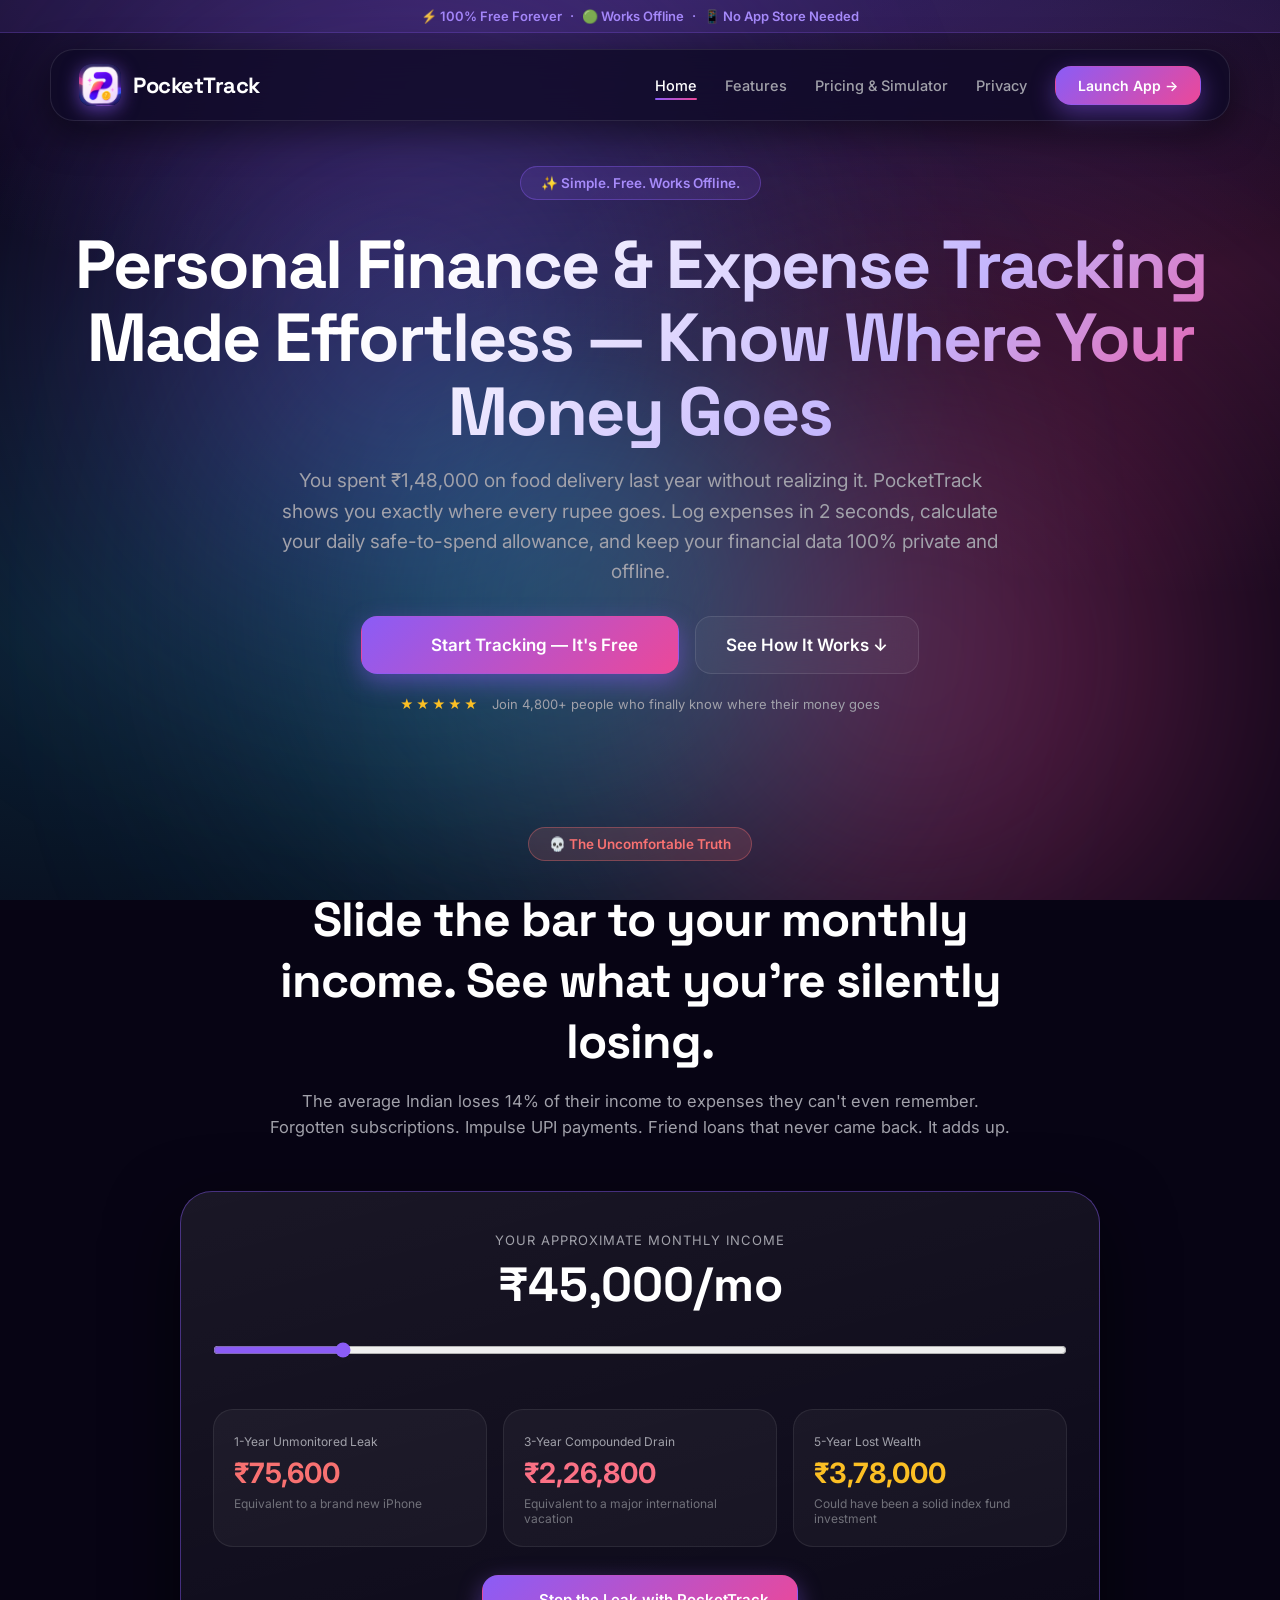
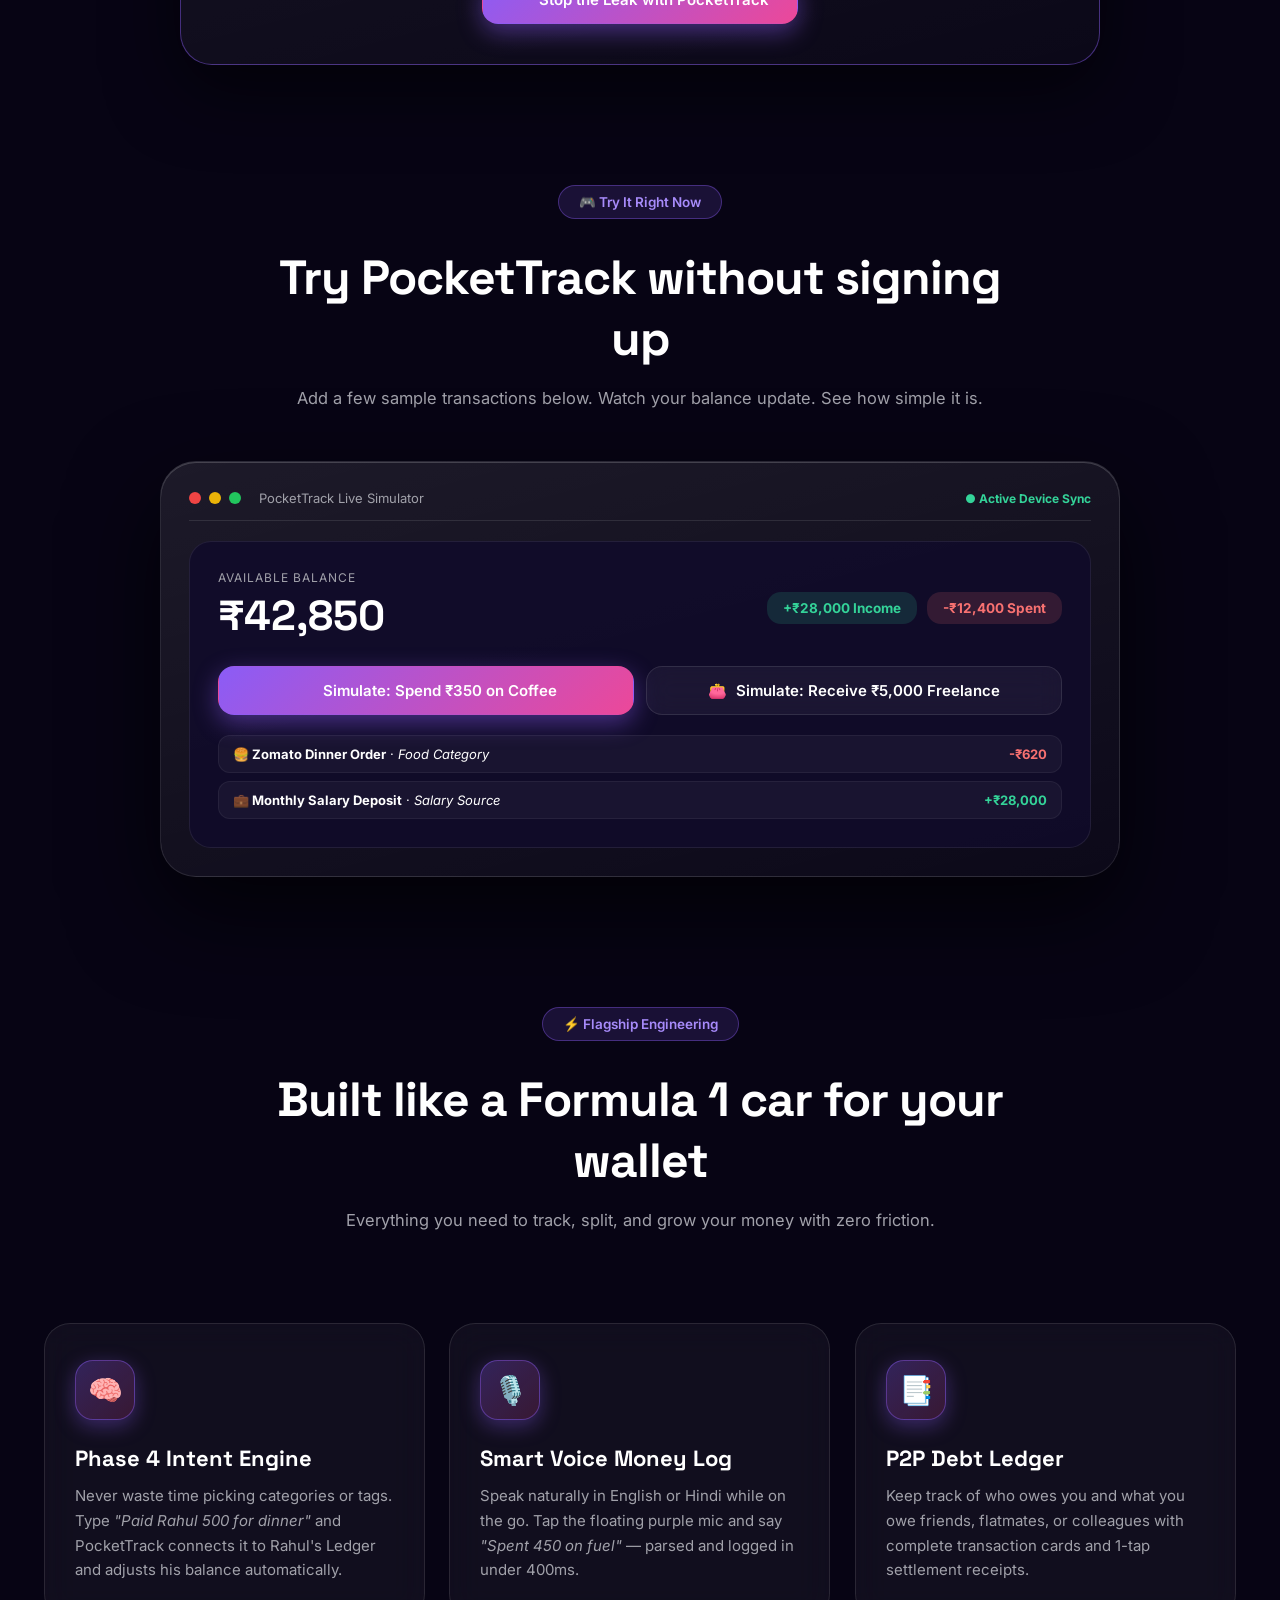
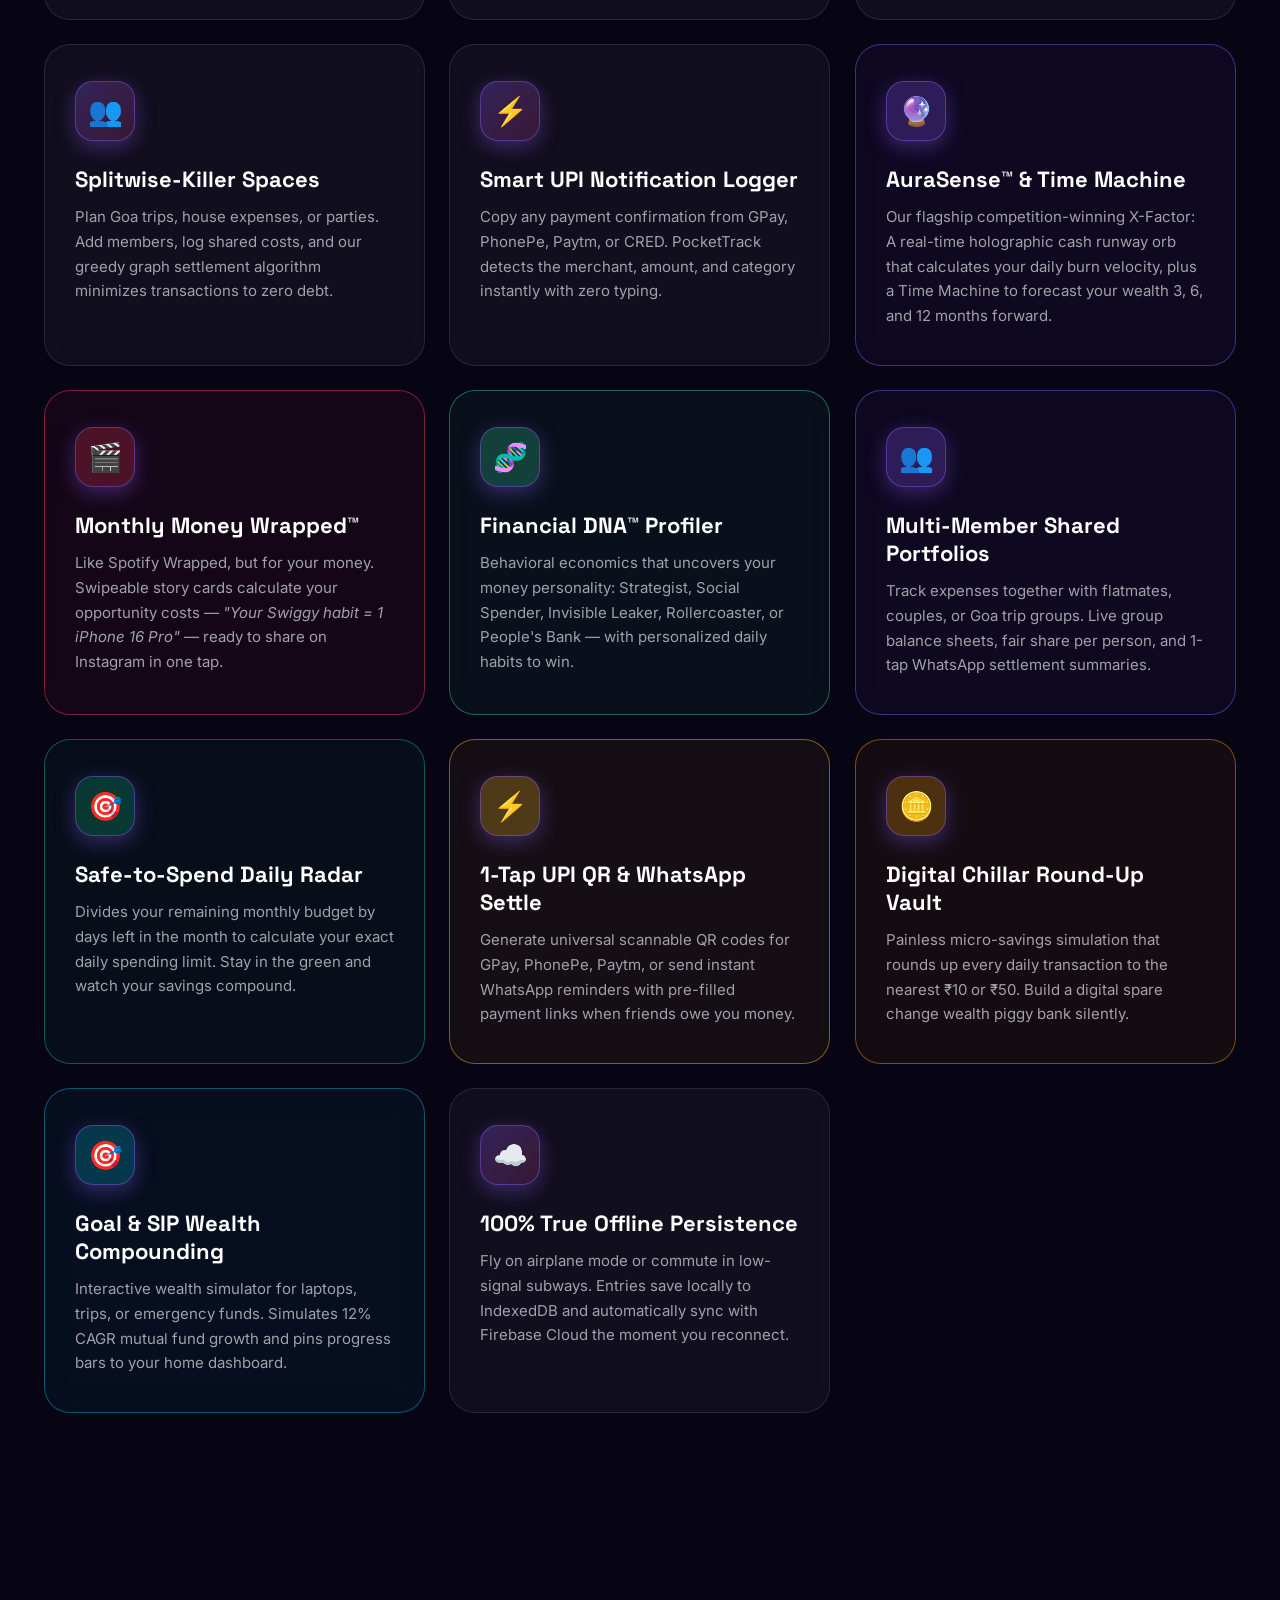
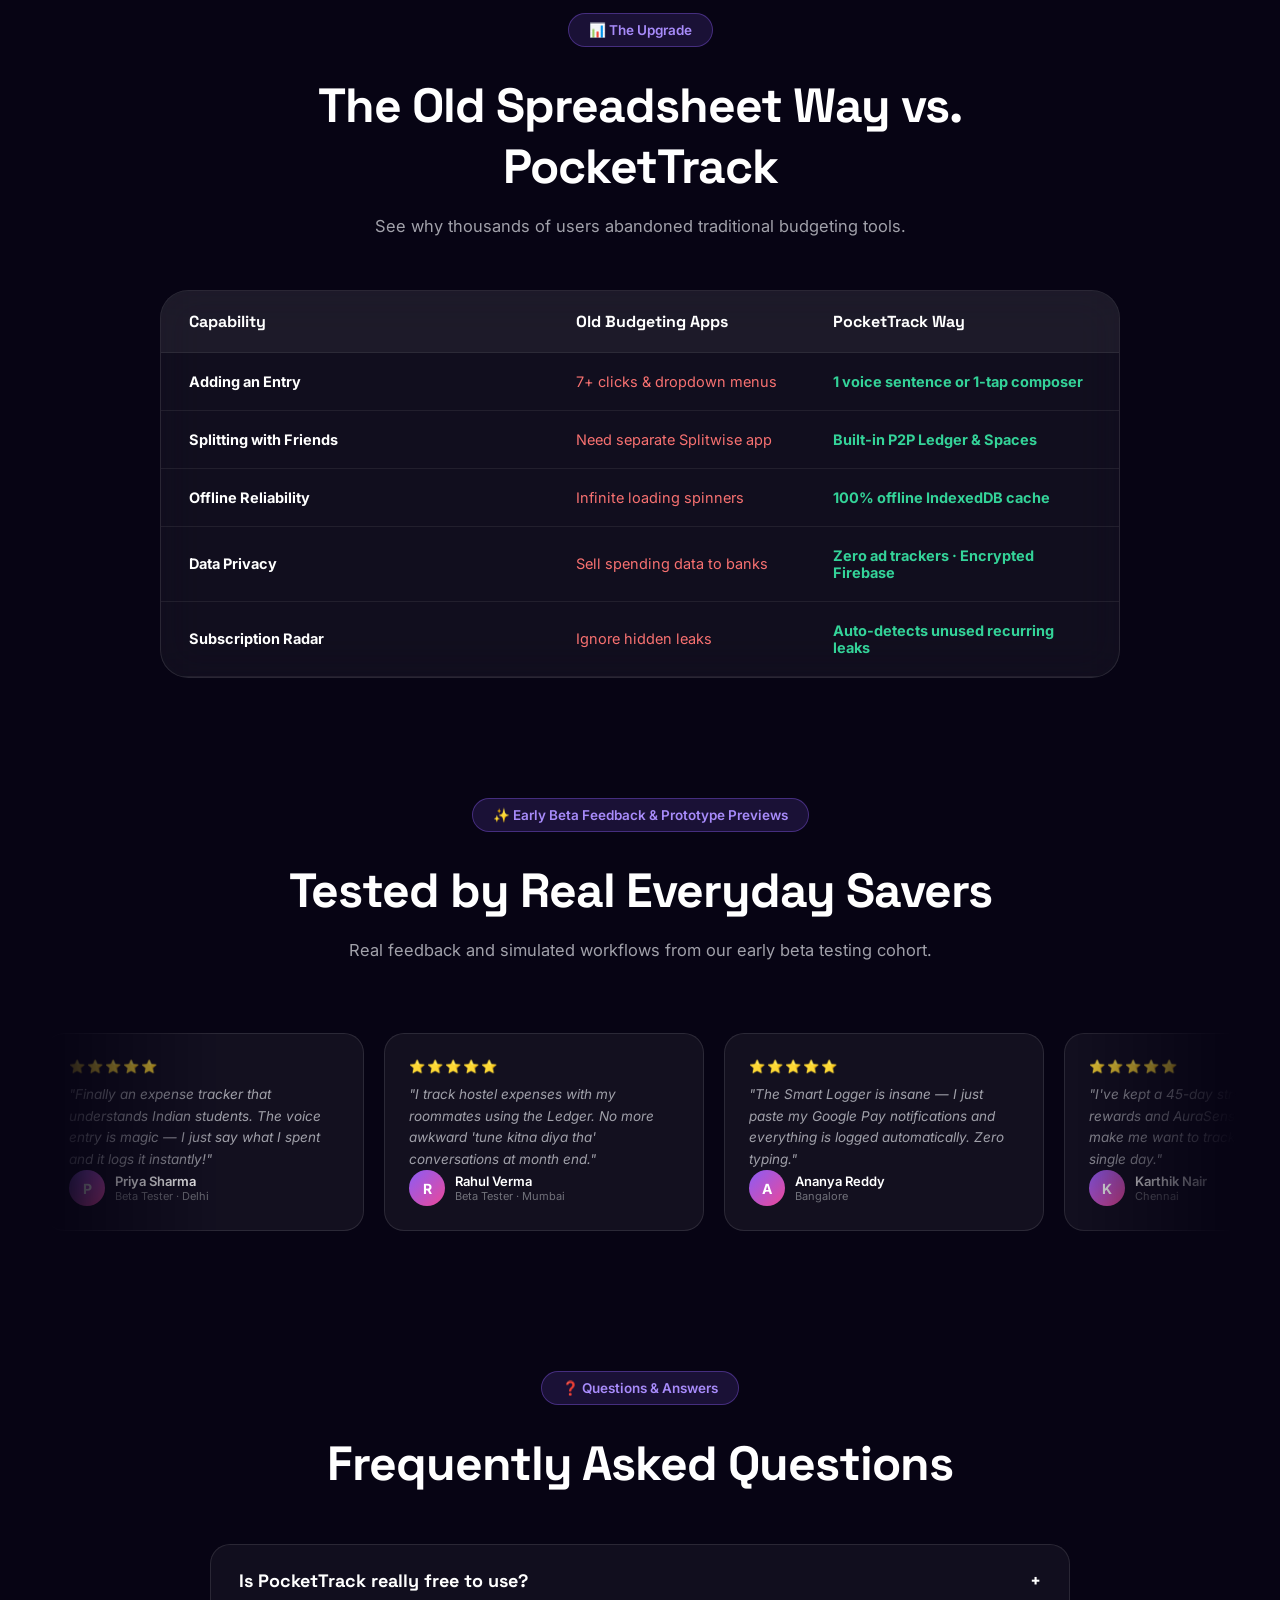
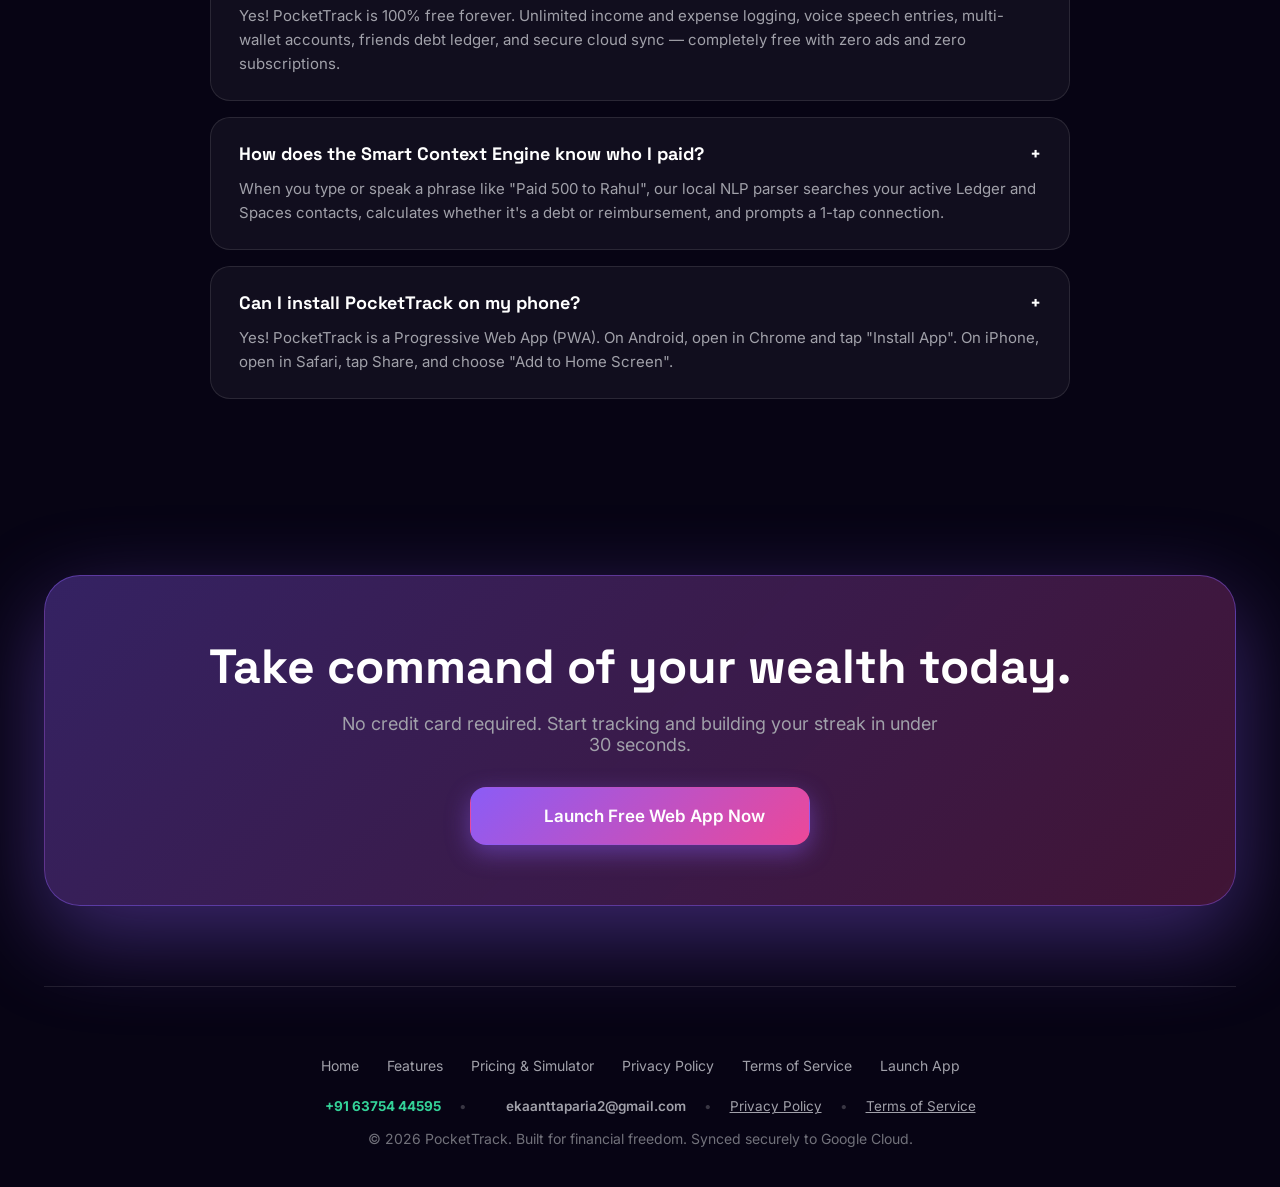
<file: website/index.html>
<!DOCTYPE html>
<html lang="en">
<head>
<meta charset="UTF-8"/>
<meta name="viewport" content="width=device-width, initial-scale=1, viewport-fit=cover"/>
<title>PocketTrack — Know Where Your Money Goes</title>
<meta name="description" content="The simplest way to track your money. Free, offline, works on any phone. Stop wondering where your salary went."/>
<link rel="canonical" href="https://ekaanttaparia2-code-pockettrack.vercel.app/website/index.html"/>

<!-- Open Graph Meta Tags -->
<meta property="og:title" content="PocketTrack — Know Where Your Money Goes"/>
<meta property="og:description" content="The simplest way to track your money. Free, offline, works on any phone. Stop wondering where your salary went."/>
<meta property="og:image" content="https://ekaanttaparia2-code-pockettrack.vercel.app/icon-512.png"/>
<meta property="og:url" content="https://ekaanttaparia2-code-pockettrack.vercel.app/website/index.html"/>
<meta property="og:type" content="website"/>
<meta name="twitter:card" content="summary"/>
<meta name="twitter:title" content="PocketTrack — Know Where Your Money Goes"/>
<meta name="twitter:description" content="The simplest way to track your money. Free, offline, works on any phone."/>
<meta name="twitter:image" content="https://ekaanttaparia2-code-pockettrack.vercel.app/icon-512.png"/>

<!-- JSON-LD Structured Data (schema.org Organization) -->
<script type="application/ld+json">
{
  "@context": "https://schema.org",
  "@type": "Organization",
  "name": "PocketTrack",
  "url": "https://ekaanttaparia2-code-pockettrack.vercel.app/",
  "logo": "https://ekaanttaparia2-code-pockettrack.vercel.app/icon-512.png",
  "description": "Clean, privacy-first personal finance and daily safe-to-spend tracker.",
  "telephone": "+91-63754-44595",
  "email": "ekaanttaparia2@gmail.com",
  "contactPoint": {
    "@type": "ContactPoint",
    "telephone": "+91-63754-44595",
    "contactType": "customer support",
    "areaServed": "IN",
    "availableLanguage": ["English", "Hindi"]
  }
}
</script>

<link rel="sitemap" type="application/xml" title="Sitemap" href="/sitemap.xml"/>
<link rel="manifest" href="../manifest.json"/>
<link rel="icon" type="image/png" sizes="192x192" href="../icon-192.png"/>
<link rel="apple-touch-icon" href="../icon-192.png"/>
<meta name="theme-color" content="#070414"/>
<meta name="mobile-web-app-capable" content="yes"/>
<meta name="apple-mobile-web-app-capable" content="yes"/>
<meta name="apple-mobile-web-app-status-bar-style" content="black-translucent"/>
<meta name="apple-mobile-web-app-title" content="PocketTrack"/>
<link rel="preconnect" href="https://fonts.googleapis.com">
<link rel="preconnect" href="https://fonts.gstatic.com" crossorigin>
<link href="https://fonts.googleapis.com/css2?family=Inter:wght@400;500;600;700&family=Space+Grotesk:wght@500;600;700;800&display=swap" rel="stylesheet">
<link rel="stylesheet" href="../icons.css">
<link rel="stylesheet" href="style.css">
<script>
// Check if user has already seen the landing page and launched the app before
(function() {
  try {
    var urlParams = new URLSearchParams(window.location.search);
    // Allow viewing landing page explicitly if ?landing=true or ?force=landing
    if (urlParams.get('landing') === 'true' || urlParams.get('force') === 'landing') {
      return;
    }
    if (localStorage.getItem('pockettrack_landing_seen') === 'true') {
      var loc = window.location;
      if (loc.protocol === 'file:') {
        var p = loc.pathname;
        loc.replace((p.indexOf('/website/') !== -1 || p.indexOf('\\website\\') !== -1) ? '../app.html' : 'app.html');
        return;
      }
      var path = loc.pathname || '/';
      var wIdx = path.indexOf('/website');
      if (wIdx !== -1) {
        var repo = path.substring(0, wIdx);
        loc.replace((repo ? repo : '') + '/app.html');
        return;
      }
      var repoPath = path.substring(0, path.lastIndexOf('/'));
      loc.replace((repoPath ? repoPath : '') + '/app.html');
    }
  } catch (e) {}
})();

function launchPocketTrackApp(e) {
  if (e && e.preventDefault) e.preventDefault();
  try {
    localStorage.setItem('pockettrack_landing_seen', 'true');
  } catch (err) {}
  var loc = window.location;
  if (loc.protocol === 'file:') {
    var p = loc.pathname;
    loc.href = (p.indexOf('/website/') !== -1 || p.indexOf('\\website\\') !== -1) ? '../app.html' : 'app.html';
    return false;
  }
  var path = loc.pathname || '/';
  var wIdx = path.indexOf('/website');
  if (wIdx !== -1) {
    var repo = path.substring(0, wIdx);
    loc.href = (repo ? repo : '') + '/app.html';
    return false;
  }
  var repoPath = path.substring(0, path.lastIndexOf('/'));
  loc.href = (repoPath ? repoPath : '') + '/app.html';
  return false;
}

function toggleMobileNav(e) {
  if (e && e.preventDefault) e.preventDefault();
  var d = document.getElementById('mobile-menu-drawer');
  if (!d) return;
  var isOpen = (d.style.display === 'flex');
  d.style.display = isOpen ? 'none' : 'flex';
  var icon = document.getElementById('nav-toggle-icon');
  if (icon) {
    icon.className = isOpen ? 'ti ti-menu-2' : 'ti ti-x';
  }
}
</script>
</head>
<body>

<div class="top-bar-live">
  <span>⚡ 100% Free Forever</span>
  <span>·</span>
  <span>🟢 Works Offline</span>
  <span>·</span>
  <span>📱 No App Store Needed</span>
</div>

<div class="aurora-bg">
  <div class="aurora-orb orb-1"></div>
  <div class="aurora-orb orb-2"></div>
  <div class="aurora-orb orb-3"></div>
</div>

<div class="container">
  <header class="navbar">
    <a href="index.html" class="nav-brand">
      <img src="../icon-192.png" alt="PocketTrack" class="nav-logo">
      <span class="nav-title">PocketTrack</span>
    </a>
    <ul class="nav-links">
      <li><a href="index.html" class="nav-link active">Home</a></li>
      <li><a href="features.html" class="nav-link">Features</a></li>
      <li><a href="pricing.html" class="nav-link">Pricing &amp; Simulator</a></li>
      <li><a href="../privacy.html" class="nav-link">Privacy</a></li>
      <li><a href="#" onclick="launchPocketTrackApp(event);return false;" class="btn btn-primary btn-launch-nav" style="padding:10px 22px;font-size:14px;">Launch App →</a></li>
    </ul>
    <button class="nav-toggle-btn" id="nav-toggle-btn" onclick="toggleMobileNav(event)" aria-label="Toggle Navigation Menu">
      <i class="ti ti-menu-2" id="nav-toggle-icon"></i>
    </button>
  </header>

  <nav class="mobile-menu-drawer" id="mobile-menu-drawer" style="display:none;" aria-label="Mobile Navigation Menu">
    <a href="index.html" class="active"><span>🏠 Home</span> <i class="ti ti-chevron-right"></i></a>
    <a href="features.html"><span>⚡ Features &amp; Architecture</span> <i class="ti ti-chevron-right"></i></a>
    <a href="pricing.html"><span>💰 Pricing &amp; Simulator</span> <i class="ti ti-chevron-right"></i></a>
    <a href="../privacy.html"><span>🛡️ Privacy Policy</span> <i class="ti ti-chevron-right"></i></a>
    <a href="../terms.html"><span>📜 Terms of Service</span> <i class="ti ti-chevron-right"></i></a>
    <a href="#" onclick="launchPocketTrackApp(event);return false;" style="background:linear-gradient(135deg,#10b981,#059669);color:#fff;font-weight:700;"><span>🚀 Launch Web App</span> <i class="ti ti-arrow-right"></i></a>
    <div style="padding-top:10px;border-top:1px solid rgba(255,255,255,0.1);display:flex;justify-content:space-between;font-size:13px;color:var(--text-muted);">
      <a href="tel:+916375444595" style="background:none;padding:0;color:var(--accent-green);"><i class="ti ti-phone"></i> +91 63754 44595</a>
      <a href="mailto:ekaanttaparia2@gmail.com" style="background:none;padding:0;color:var(--text-muted);"><i class="ti ti-mail"></i> Email</a>
    </div>
  </nav>

  <main>
    <!-- 1. Hero Section -->
    <section class="hero">
      <div class="pill-badge">✨ Simple. Free. Works Offline.</div>
      <h1 class="hero-title">Personal Finance &amp; Expense Tracking Made Effortless — Know Where Your Money Goes</h1>
      <p class="hero-desc">You spent ₹1,48,000 on food delivery last year without realizing it. PocketTrack shows you exactly where every rupee goes. Log expenses in 2 seconds, calculate your daily safe-to-spend allowance, and keep your financial data 100% private and offline.</p>
      
      <div class="hero-cta-group">
        <a href="#" onclick="launchPocketTrackApp(event);return false;" class="btn btn-primary" style="padding:18px 40px;font-size:17px;"><i class="ti ti-rocket"></i> Start Tracking — It's Free</a>
        <a href="#test-drive" class="btn btn-glass" style="padding:18px 30px;font-size:17px;">See How It Works ↓</a>
      </div>

      <div class="social-proof">
        <span class="stars">★★★★★</span>
        <span>Join 4,800+ people who finally know where their money goes</span>
      </div>
    </section>

    <!-- 2. Reality Check / Money Leak Calculator -->
    <section class="reality-section">
      <div class="section-head">
        <div class="pill-badge" style="background:rgba(248,113,113,0.15);color:#f87171;border-color:rgba(248,113,113,0.35);">💀 The Uncomfortable Truth</div>
        <h2 class="section-title">Slide the bar to your monthly income. See what you're silently losing.</h2>
        <p class="section-subtitle">The average Indian loses 14% of their income to expenses they can't even remember. Forgotten subscriptions. Impulse UPI payments. Friend loans that never came back. It adds up.</p>
      </div>

      <div class="calculator-box">
        <div style="text-align:center;">
          <p style="font-size:13px;color:var(--text-muted);text-transform:uppercase;letter-spacing:1px;">Your Approximate Monthly Income</p>
          <h3 id="leak-income-val" style="font-size:48px;font-family:'Space Grotesk',sans-serif;color:#fff;margin:6px 0;">₹45,000/mo</h3>
          <input type="range" id="leak-income-slider" class="slider-styled" min="10000" max="250000" step="5000" value="45000" oninput="updateLeakCalc()"/>
        </div>

        <div class="leak-metrics-grid">
          <div class="leak-metric-card">
            <span style="font-size:12px;color:var(--text-muted);">1-Year Unmonitored Leak</span>
            <h4 id="leak-loss-1yr" style="font-size:28px;color:#f87171;margin:6px 0;">₹75,600</h4>
            <p style="font-size:12px;color:var(--text-dim);">Equivalent to a brand new iPhone</p>
          </div>
          <div class="leak-metric-card">
            <span style="font-size:12px;color:var(--text-muted);">3-Year Compounded Drain</span>
            <h4 id="leak-loss-3yr" style="font-size:28px;color:#fb7185;margin:6px 0;">₹2,26,800</h4>
            <p style="font-size:12px;color:var(--text-dim);">Equivalent to a major international vacation</p>
          </div>
          <div class="leak-metric-card">
            <span style="font-size:12px;color:var(--text-muted);">5-Year Lost Wealth</span>
            <h4 id="leak-loss-5yr" style="font-size:28px;color:var(--accent-amber);margin:6px 0;">₹3,78,000</h4>
            <p style="font-size:12px;color:var(--text-dim);">Could have been a solid index fund investment</p>
          </div>
        </div>

        <div style="text-align:center;margin-top:28px;">
          <a href="index.html" class="btn btn-primary"><i class="ti ti-shield-check"></i> Stop the Leak with PocketTrack</a>
        </div>
      </div>
    </section>

    <!-- 3. Interactive Test Drive Simulator Stage -->
    <section class="stage-section" id="test-drive">
      <div class="section-head">
        <div class="pill-badge">🎮 Try It Right Now</div>
        <h2 class="section-title">Try PocketTrack without signing up</h2>
        <p class="section-subtitle">Add a few sample transactions below. Watch your balance update. See how simple it is.</p>
      </div>

      <div class="device-mockup-wrap">
        <div style="display:flex;justify-content:space-between;align-items:center;margin-bottom:20px;border-bottom:1px solid rgba(255,255,255,0.1);padding-bottom:14px;">
          <div style="display:flex;gap:8px;align-items:center;">
            <span style="width:12px;height:12px;border-radius:50%;background:#ef4444;"></span>
            <span style="width:12px;height:12px;border-radius:50%;background:#eab308;"></span>
            <span style="width:12px;height:12px;border-radius:50%;background:#22c55e;"></span>
            <span style="font-size:13px;color:var(--text-muted);margin-left:10px;">PocketTrack Live Simulator</span>
          </div>
          <span style="font-size:12px;color:var(--accent-green);font-weight:700;">● Active Device Sync</span>
        </div>

        <div style="background:rgba(18,12,43,0.88);border-radius:22px;padding:28px;border:1px solid rgba(255,255,255,0.08);">
          <div style="display:flex;justify-content:space-between;align-items:center;margin-bottom:20px;flex-wrap:wrap;gap:12px;">
            <div>
              <p style="font-size:12px;color:var(--text-muted);text-transform:uppercase;letter-spacing:1px;">Available Balance</p>
              <h3 id="stage-sim-balance" style="font-size:42px;font-family:'Space Grotesk',sans-serif;color:#fff;margin:4px 0;">₹42,850</h3>
            </div>
            <div style="display:flex;gap:10px;">
              <span id="stage-sim-income" style="background:rgba(52,211,153,0.15);color:var(--accent-green);padding:8px 16px;border-radius:14px;font-weight:700;font-size:13.5px;">+₹28,000 Income</span>
              <span id="stage-sim-spent" style="background:rgba(248,113,113,0.15);color:#f87171;padding:8px 16px;border-radius:14px;font-weight:700;font-size:13.5px;">-₹12,400 Spent</span>
            </div>
          </div>

          <div style="display:flex;gap:12px;margin-bottom:20px;flex-wrap:wrap;">
            <button class="btn btn-primary" onclick="simTestAddExpense()" style="flex:1;"><i class="ti ti-coffee"></i> Simulate: Spend ₹350 on Coffee</button>
            <button class="btn btn-glass" onclick="simTestAddIncome()" style="flex:1;"><i class="ti ti-wallet"></i> Simulate: Receive ₹5,000 Freelance</button>
          </div>

          <div id="stage-sim-feed" style="max-height:160px;overflow-y:auto;font-size:13px;">
            <div style="background:rgba(255,255,255,0.04);padding:10px 14px;border-radius:12px;display:flex;justify-content:space-between;align-items:center;margin-bottom:8px;border:1px solid rgba(255,255,255,0.06);">
              <div><b>🍔 Zomato Dinner Order</b> · <i>Food Category</i></div>
              <div style="font-weight:700;color:#f87171">-₹620</div>
            </div>
            <div style="background:rgba(255,255,255,0.04);padding:10px 14px;border-radius:12px;display:flex;justify-content:space-between;align-items:center;border:1px solid rgba(255,255,255,0.06);">
              <div><b>💼 Monthly Salary Deposit</b> · <i>Salary Source</i></div>
              <div style="font-weight:700;color:var(--accent-green)">+₹28,000</div>
            </div>
          </div>
        </div>
      </div>
    </section>

    <!-- 4. Six Core Superpowers -->
    <section class="superpowers-section" style="padding:40px 0;">
      <div class="section-head">
        <div class="pill-badge">⚡ Flagship Engineering</div>
        <h2 class="section-title">Built like a Formula 1 car for your wallet</h2>
        <p class="section-subtitle">Everything you need to track, split, and grow your money with zero friction.</p>
      </div>

      <div class="grid-features">
        <div class="card-glass">
          <div class="card-icon-wrap">🧠</div>
          <h3 class="card-title">Phase 4 Intent Engine</h3>
          <p class="card-text">Never waste time picking categories or tags. Type <i>"Paid Rahul 500 for dinner"</i> and PocketTrack connects it to Rahul's Ledger and adjusts his balance automatically.</p>
        </div>

        <div class="card-glass">
          <div class="card-icon-wrap">🎙️</div>
          <h3 class="card-title">Smart Voice Money Log</h3>
          <p class="card-text">Speak naturally in English or Hindi while on the go. Tap the floating purple mic and say <i>"Spent 450 on fuel"</i> — parsed and logged in under 400ms.</p>
        </div>

        <div class="card-glass">
          <div class="card-icon-wrap">📑</div>
          <h3 class="card-title">P2P Debt Ledger</h3>
          <p class="card-text">Keep track of who owes you and what you owe friends, flatmates, or colleagues with complete transaction cards and 1-tap settlement receipts.</p>
        </div>

        <div class="card-glass">
          <div class="card-icon-wrap">👥</div>
          <h3 class="card-title">Splitwise-Killer Spaces</h3>
          <p class="card-text">Plan Goa trips, house expenses, or parties. Add members, log shared costs, and our greedy graph settlement algorithm minimizes transactions to zero debt.</p>
        </div>

        <div class="card-glass">
          <div class="card-icon-wrap">⚡</div>
          <h3 class="card-title">Smart UPI Notification Logger</h3>
          <p class="card-text">Copy any payment confirmation from GPay, PhonePe, Paytm, or CRED. PocketTrack detects the merchant, amount, and category instantly with zero typing.</p>
        </div>

        <div class="card-glass" style="border-color:rgba(139,92,246,0.45);background:rgba(139,92,246,0.06);">
          <div class="card-icon-wrap" style="background:rgba(139,92,246,0.25);">🔮</div>
          <h3 class="card-title">AuraSense™ &amp; Time Machine</h3>
          <p class="card-text">Our flagship competition-winning X-Factor: A real-time holographic cash runway orb that calculates your daily burn velocity, plus a Time Machine to forecast your wealth 3, 6, and 12 months forward.</p>
        </div>

        <div class="card-glass" style="border-color:rgba(244,63,94,0.45);background:rgba(244,63,94,0.06);">
          <div class="card-icon-wrap" style="background:rgba(244,63,94,0.25);">🎬</div>
          <h3 class="card-title">Monthly Money Wrapped™</h3>
          <p class="card-text">Like Spotify Wrapped, but for your money. Swipeable story cards calculate your opportunity costs — <i>"Your Swiggy habit = 1 iPhone 16 Pro"</i> — ready to share on Instagram in one tap.</p>
        </div>

        <div class="card-glass" style="border-color:rgba(52,211,153,0.45);background:rgba(52,211,153,0.06);">
          <div class="card-icon-wrap" style="background:rgba(52,211,153,0.25);">🧬</div>
          <h3 class="card-title">Financial DNA™ Profiler</h3>
          <p class="card-text">Behavioral economics that uncovers your money personality: Strategist, Social Spender, Invisible Leaker, Rollercoaster, or People's Bank — with personalized daily habits to win.</p>
        </div>

        <div class="card-glass" style="border-color:rgba(139,92,246,0.45);background:rgba(139,92,246,0.06);">
          <div class="card-icon-wrap" style="background:rgba(139,92,246,0.25);">👥</div>
          <h3 class="card-title">Multi-Member Shared Portfolios</h3>
          <p class="card-text">Track expenses together with flatmates, couples, or Goa trip groups. Live group balance sheets, fair share per person, and 1-tap WhatsApp settlement summaries.</p>
        </div>

        <div class="card-glass" style="border-color:rgba(16,185,129,0.45);background:rgba(16,185,129,0.06);">
          <div class="card-icon-wrap" style="background:rgba(16,185,129,0.25);">🎯</div>
          <h3 class="card-title">Safe-to-Spend Daily Radar</h3>
          <p class="card-text">Divides your remaining monthly budget by days left in the month to calculate your exact daily spending limit. Stay in the green and watch your savings compound.</p>
        </div>

        <div class="card-glass" style="border-color:rgba(251,191,36,0.45);background:rgba(251,191,36,0.06);">
          <div class="card-icon-wrap" style="background:rgba(251,191,36,0.25);">⚡</div>
          <h3 class="card-title">1-Tap UPI QR &amp; WhatsApp Settle</h3>
          <p class="card-text">Generate universal scannable QR codes for GPay, PhonePe, Paytm, or send instant WhatsApp reminders with pre-filled payment links when friends owe you money.</p>
        </div>

        <div class="card-glass" style="border-color:rgba(245,158,11,0.45);background:rgba(245,158,11,0.06);">
          <div class="card-icon-wrap" style="background:rgba(245,158,11,0.25);">🪙</div>
          <h3 class="card-title">Digital Chillar Round-Up Vault</h3>
          <p class="card-text">Painless micro-savings simulation that rounds up every daily transaction to the nearest ₹10 or ₹50. Build a digital spare change wealth piggy bank silently.</p>
        </div>

        <div class="card-glass" style="border-color:rgba(6,182,212,0.45);background:rgba(6,182,212,0.06);">
          <div class="card-icon-wrap" style="background:rgba(6,182,212,0.25);">🎯</div>
          <h3 class="card-title">Goal &amp; SIP Wealth Compounding</h3>
          <p class="card-text">Interactive wealth simulator for laptops, trips, or emergency funds. Simulates 12% CAGR mutual fund growth and pins progress bars to your home dashboard.</p>
        </div>

        <div class="card-glass">
          <div class="card-icon-wrap">☁️</div>
          <h3 class="card-title">100% True Offline Persistence</h3>
          <p class="card-text">Fly on airplane mode or commute in low-signal subways. Entries save locally to IndexedDB and automatically sync with Firebase Cloud the moment you reconnect.</p>
        </div>
      </div>
    </section>

    <!-- 5. Old Way vs PocketTrack Way Comparison -->
    <section class="comparison-section">
      <div class="section-head">
        <div class="pill-badge">📊 The Upgrade</div>
        <h2 class="section-title">The Old Spreadsheet Way vs. PocketTrack</h2>
        <p class="section-subtitle">See why thousands of users abandoned traditional budgeting tools.</p>
      </div>

      <div class="comparison-table-wrap">
        <div class="comp-row comp-head">
          <div>Capability</div>
          <div>Old Budgeting Apps</div>
          <div>PocketTrack Way</div>
        </div>
        <div class="comp-row">
          <div><b>Adding an Entry</b></div>
          <div class="comp-bad">7+ clicks &amp; dropdown menus</div>
          <div class="comp-good">1 voice sentence or 1-tap composer</div>
        </div>
        <div class="comp-row">
          <div><b>Splitting with Friends</b></div>
          <div class="comp-bad">Need separate Splitwise app</div>
          <div class="comp-good">Built-in P2P Ledger &amp; Spaces</div>
        </div>
        <div class="comp-row">
          <div><b>Offline Reliability</b></div>
          <div class="comp-bad">Infinite loading spinners</div>
          <div class="comp-good">100% offline IndexedDB cache</div>
        </div>
        <div class="comp-row">
          <div><b>Data Privacy</b></div>
          <div class="comp-bad">Sell spending data to banks</div>
          <div class="comp-good">Zero ad trackers · Encrypted Firebase</div>
        </div>
        <div class="comp-row">
          <div><b>Subscription Radar</b></div>
          <div class="comp-bad">Ignore hidden leaks</div>
          <div class="comp-good">Auto-detects unused recurring leaks</div>
        </div>
      </div>
    </section>

    <!-- 6. Early Beta Feedback & Previews -->
    <section class="superpowers-section" style="padding:40px 0;">
      <div class="section-head">
        <div class="pill-badge">✨ Early Beta Feedback &amp; Prototype Previews</div>
        <h2 class="section-title">Tested by Real Everyday Savers</h2>
        <p class="section-subtitle">Real feedback and simulated workflows from our early beta testing cohort.</p>
      </div>

      <div class="testimonials-marquee-wrap">
        <div class="testimonials-track">
          <!-- Card 1 -->
          <div class="testimonial-card">
            <div class="testimonial-stars">⭐⭐⭐⭐⭐</div>
            <blockquote class="testimonial-text" style="margin:0;padding:0;border:none;font-style:italic;">"Finally an expense tracker that understands Indian students. The voice entry is magic — I just say what I spent and it logs it instantly!"</blockquote>
            <div class="testimonial-author">
              <div class="testimonial-avatar">P</div>
              <div><div class="testimonial-name">Priya Sharma</div><div class="testimonial-location">Beta Tester · Delhi</div></div>
            </div>
          </div>
          <!-- Card 2 -->
          <div class="testimonial-card">
            <div class="testimonial-stars">⭐⭐⭐⭐⭐</div>
            <blockquote class="testimonial-text" style="margin:0;padding:0;border:none;font-style:italic;">"I track hostel expenses with my roommates using the Ledger. No more awkward 'tune kitna diya tha' conversations at month end."</blockquote>
            <div class="testimonial-author">
              <div class="testimonial-avatar">R</div>
              <div><div class="testimonial-name">Rahul Verma</div><div class="testimonial-location">Beta Tester · Mumbai</div></div>
            </div>
          </div>
          <!-- Card 3 -->
          <div class="testimonial-card">
            <div class="testimonial-stars">⭐⭐⭐⭐⭐</div>
            <blockquote class="testimonial-text" style="margin:0;padding:0;border:none;font-style:italic;">"The Smart Logger is insane — I just paste my Google Pay notifications and everything is logged automatically. Zero typing."</blockquote>
            <div class="testimonial-author">
              <div class="testimonial-avatar">A</div>
              <div><div class="testimonial-name">Ananya Reddy</div><div class="testimonial-location">Bangalore</div></div>
            </div>
          </div>
          <!-- Card 4 -->
          <div class="testimonial-card">
            <div class="testimonial-stars">⭐⭐⭐⭐⭐</div>
            <blockquote class="testimonial-text" style="margin:0;padding:0;border:none;font-style:italic;">"I've kept a 45-day streak going. The rewards and AuraSense horizon actually make me want to track money every single day."</blockquote>
            <div class="testimonial-author">
              <div class="testimonial-avatar">K</div>
              <div><div class="testimonial-name">Karthik Nair</div><div class="testimonial-location">Chennai</div></div>
            </div>
          </div>
          <!-- Duplicate for infinite rolling loop -->
          <div class="testimonial-card">
            <div class="testimonial-stars">⭐⭐⭐⭐⭐</div>
            <blockquote class="testimonial-text" style="margin:0;padding:0;border:none;font-style:italic;">"Finally an expense tracker that understands Indian students. The voice entry is magic — I just say what I spent and it logs it instantly!"</blockquote>
            <div class="testimonial-author">
              <div class="testimonial-avatar">P</div>
              <div><div class="testimonial-name">Priya Sharma</div><div class="testimonial-location">Beta Tester · Delhi</div></div>
            </div>
          </div>
          <div class="testimonial-card">
            <div class="testimonial-stars">⭐⭐⭐⭐⭐</div>
            <blockquote class="testimonial-text" style="margin:0;padding:0;border:none;font-style:italic;">"I track hostel expenses with my roommates using the Ledger. No more awkward 'tune kitna diya tha' conversations at month end."</blockquote>
            <div class="testimonial-author">
              <div class="testimonial-avatar">R</div>
              <div><div class="testimonial-name">Rahul Verma</div><div class="testimonial-location">Beta Tester · Mumbai</div></div>
            </div>
          </div>
        </div>
      </div>
    </section>

    <!-- 7. FAQ Section -->
    <section class="faq-section" id="faq">
      <div class="section-head">
        <div class="pill-badge">❓ Questions &amp; Answers</div>
        <h2 class="section-title">Frequently Asked Questions</h2>
      </div>

      <div class="faq-item">
        <div class="faq-q"><span>Is PocketTrack really free to use?</span><span>+</span></div>
        <div class="faq-a">Yes! PocketTrack is 100% free forever. Unlimited income and expense logging, voice speech entries, multi-wallet accounts, friends debt ledger, and secure cloud sync — completely free with zero ads and zero subscriptions.</div>
      </div>

      <div class="faq-item">
        <div class="faq-q"><span>How does the Smart Context Engine know who I paid?</span><span>+</span></div>
        <div class="faq-a">When you type or speak a phrase like "Paid 500 to Rahul", our local NLP parser searches your active Ledger and Spaces contacts, calculates whether it's a debt or reimbursement, and prompts a 1-tap connection.</div>
      </div>

      <div class="faq-item">
        <div class="faq-q"><span>Can I install PocketTrack on my phone?</span><span>+</span></div>
        <div class="faq-a">Yes! PocketTrack is a Progressive Web App (PWA). On Android, open in Chrome and tap "Install App". On iPhone, open in Safari, tap Share, and choose "Add to Home Screen".</div>
      </div>
    </section>

    <!-- 7. Call To Action Banner -->
    <section class="cta-banner">
      <h2 style="font-size:clamp(32px, 4.5vw, 48px);font-family:'Space Grotesk',sans-serif;margin-bottom:16px;">Take command of your wealth today.</h2>
      <p style="font-size:18px;color:var(--text-muted);max-width:600px;margin:0 auto 32px;">No credit card required. Start tracking and building your streak in under 30 seconds.</p>
      <a href="#" onclick="launchPocketTrackApp(event);return false;" class="btn btn-primary" style="padding:18px 44px;font-size:17px;"><i class="ti ti-rocket"></i> Launch Free Web App Now</a>
    </section>
  </main>

  <!-- 8. Footer -->
  <footer class="footer-site">
    <div class="footer-links">
      <a href="index.html">Home</a>
      <a href="features.html">Features</a>
      <a href="pricing.html">Pricing &amp; Simulator</a>
      <a href="../privacy.html">Privacy Policy</a>
      <a href="../terms.html">Terms of Service</a>
      <a href="#" onclick="launchPocketTrackApp(event);return false;">Launch App</a>
    </div>
    <div style="margin:12px 0 16px;display:flex;align-items:center;justify-content:center;gap:18px;flex-wrap:wrap;font-size:13.5px;">
      <a href="tel:+916375444595" style="color:var(--accent-green);font-weight:700;text-decoration:none;display:inline-flex;align-items:center;gap:5px;">
        <i class="ti ti-phone"></i> +91 63754 44595
      </a>
      <span style="color:rgba(255,255,255,0.2);">•</span>
      <a href="mailto:ekaanttaparia2@gmail.com" style="color:var(--text-muted);text-decoration:none;font-weight:600;display:inline-flex;align-items:center;gap:5px;">
        <i class="ti ti-mail"></i> ekaanttaparia2@gmail.com
      </a>
      <span style="color:rgba(255,255,255,0.2);">•</span>
      <a href="../privacy.html" style="color:var(--text-muted);text-decoration:underline;">
        Privacy Policy
      </a>
      <span style="color:rgba(255,255,255,0.2);">•</span>
      <a href="../terms.html" style="color:var(--text-muted);text-decoration:underline;">
        Terms of Service
      </a>
    </div>
    <p>© 2026 PocketTrack. Built for financial freedom. Synced securely to Google Cloud.</p>
  </footer>
</div>

<script src="main.js"></script>
<script>
if ('serviceWorker' in navigator) {
  window.addEventListener('load', function() {
    navigator.serviceWorker.register('../sw.js').catch(function() {});
  });
}
</script>
</body>
</html>
</file>
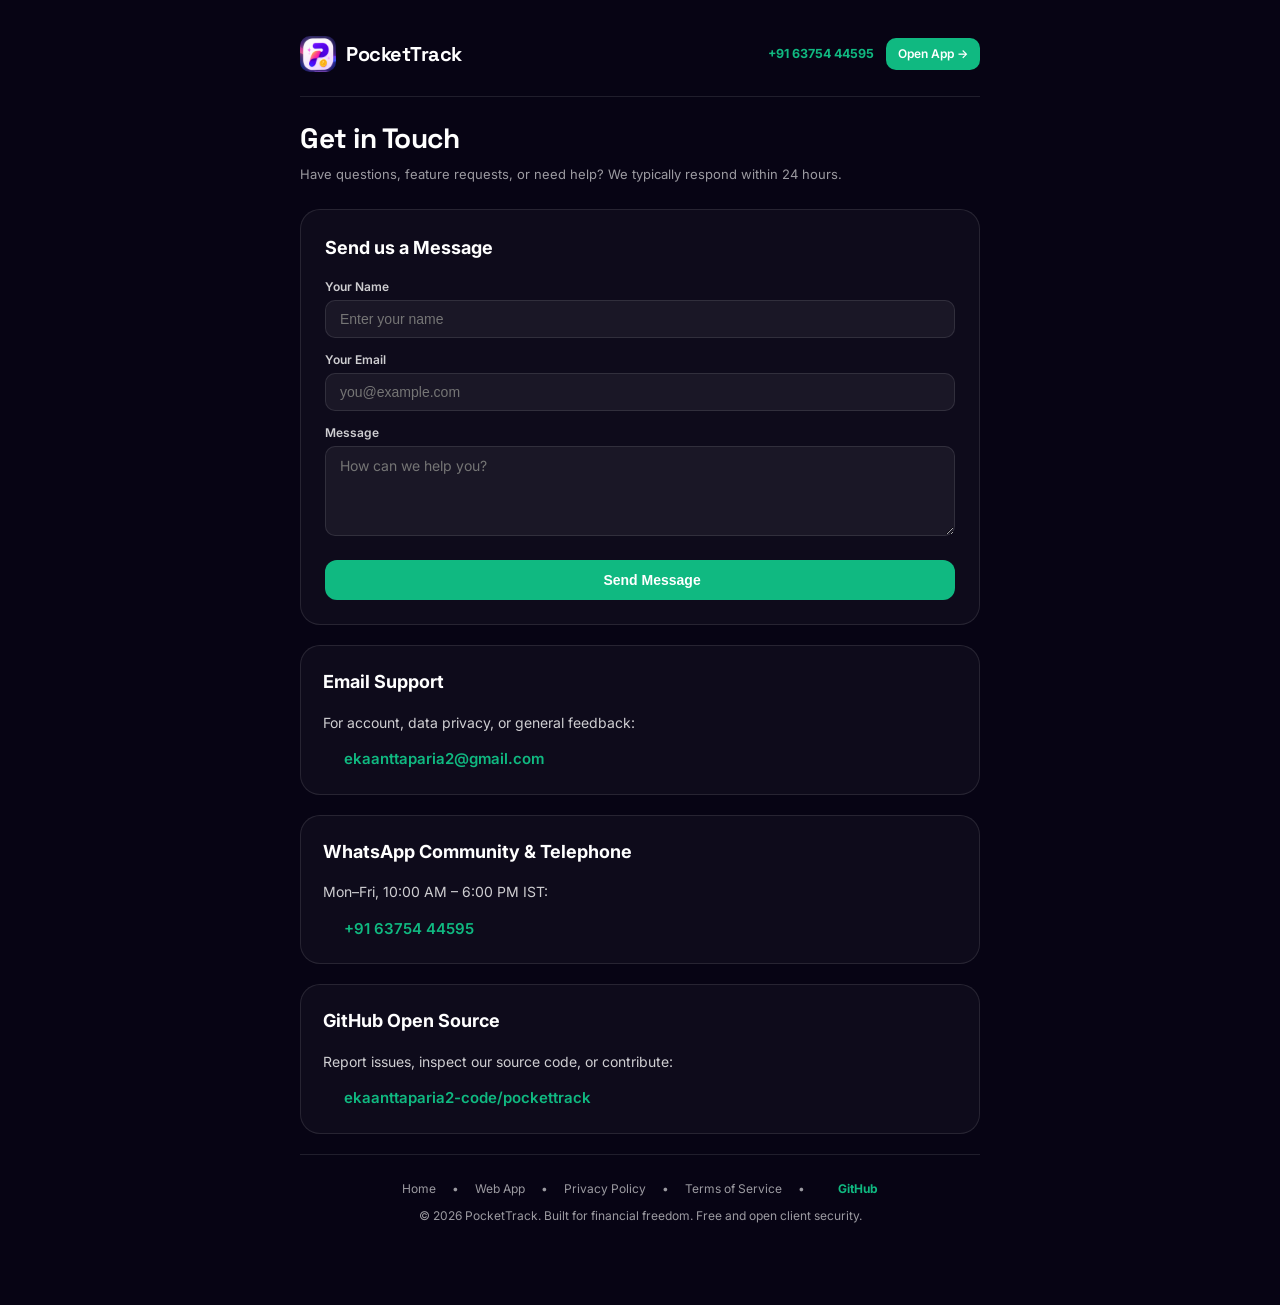
<file: contact.html>
<!DOCTYPE html>
<html lang="en">
<head>
<meta charset="UTF-8"/>
<meta name="viewport" content="width=device-width, initial-scale=1.0, viewport-fit=cover"/>
<title>Contact PocketTrack</title>
<meta name="description" content="Contact PocketTrack for support, inquiries, or feedback."/>
<link rel="canonical" href="https://ekaanttaparia2-code-pockettrack.vercel.app/contact.html"/>
<link rel="icon" type="image/png" sizes="192x192" href="icon-192.png"/>
<link rel="apple-touch-icon" href="icon-192.png"/>
<meta name="theme-color" content="#f8fafc"/>

<!-- Open Graph Meta Tags -->
<meta property="og:title" content="Contact PocketTrack"/>
<meta property="og:description" content="Get in touch with PocketTrack."/>
<meta property="og:image" content="https://ekaanttaparia2-code-pockettrack.vercel.app/icon-512.png"/>
<meta property="og:url" content="https://ekaanttaparia2-code-pockettrack.vercel.app/contact.html"/>
<meta property="og:type" content="website"/>
<meta name="twitter:card" content="summary"/>
<meta name="twitter:title" content="Contact PocketTrack"/>
<meta name="twitter:description" content="Contact PocketTrack for support, inquiries, or feedback."/>
<meta name="twitter:image" content="https://ekaanttaparia2-code-pockettrack.vercel.app/icon-512.png"/>

<link rel="preconnect" href="https://fonts.googleapis.com">
<link rel="preconnect" href="https://fonts.gstatic.com" crossorigin>
<link href="https://fonts.googleapis.com/css2?family=Inter:wght@400;500;600;700;800&family=Space+Grotesk:wght@600;700;800&display=swap" rel="stylesheet">
<link rel="stylesheet" href="icons.css">

<!-- JSON-LD Structured Data -->
<script type="application/ld+json">
{
  "@context": "https://schema.org",
  "@type": "Organization",
  "name": "PocketTrack",
  "url": "https://ekaanttaparia2-code-pockettrack.vercel.app/",
  "logo": "https://ekaanttaparia2-code-pockettrack.vercel.app/icon-512.png",
  "description": "Clean, privacy-first personal finance and daily safe-to-spend tracker.",
  "telephone": "+91-63754-44595",
  "email": "ekaanttaparia2@gmail.com",
  "contactPoint": {
    "@type": "ContactPoint",
    "telephone": "+91-63754-44595",
    "contactType": "customer support",
    "areaServed": "IN",
    "availableLanguage": ["English", "Hindi"]
  }
}
</script>
<style>
  :root {
    --bg1: #070414;
    --text: #ffffff;
    --text-dim: rgba(255, 255, 255, 0.6);
    --text-muted: rgba(255, 255, 255, 0.8);
    --border: rgba(255, 255, 255, 0.1);
    --card: rgba(255, 255, 255, 0.03);
    --green: #10b981;
  }
</style>
</head>
<body style="background:var(--bg1);color:var(--text);font-family:'Inter',sans-serif;line-height:1.6;margin:0;padding:0;">

<div class="shell" style="max-width:680px;margin:0 auto;padding:24px 20px 80px;">
  <!-- Header with direct phone and email -->
  <header style="display:flex;align-items:center;justify-content:space-between;padding:12px 0 24px;border-bottom:1px solid var(--border);">
    <a href="index.html" style="display:flex;align-items:center;gap:10px;text-decoration:none;color:var(--text);">
      <img src="icon-192.png" alt="PocketTrack Logo" width="36" height="36" style="border-radius:10px;"/>
      <span style="font-family:'Space Grotesk',sans-serif;font-size:20px;font-weight:800;letter-spacing:-0.5px;">PocketTrack</span>
    </a>
    <div style="display:flex;align-items:center;gap:12px;">
      <a href="tel:+916375444595" style="color:var(--green);font-size:12.5px;font-weight:700;text-decoration:none;display:inline-flex;align-items:center;gap:4px;">
        <i class="ti ti-phone"></i> +91 63754 44595
      </a>
      <a href="index.html" style="font-size:12px;padding:6px 12px;border-radius:10px;text-decoration:none;background:var(--green);color:#fff;font-weight:600;">Open App →</a>
    </div>
  </header>

  <main style="padding-top:24px;">
    <!-- Single Primary H1 for this page -->
    <h1 style="font-family:'Space Grotesk',sans-serif;font-size:28px;font-weight:800;letter-spacing:-0.5px;margin:0 0 8px;line-height:1.25;">
      Get in Touch
    </h1>
    <p style="font-size:13px;color:var(--text-dim);margin:0 0 24px;">Have questions, feature requests, or need help? We typically respond within 24 hours.</p>

    <!-- Send a Message Form -->
    <div class="card" style="padding:24px;border-radius:20px;background:var(--card);border:1px solid var(--border);margin-bottom:20px;">
      <h2 style="font-size:18px;font-weight:700;margin-top:0;color:var(--text);margin-bottom:14px;">Send us a Message</h2>
      <form onsubmit="return handleContactSubmit(event)" style="display:flex;flex-direction:column;gap:12px;">
        <div>
          <label style="font-size:12px;font-weight:600;display:block;margin-bottom:4px;color:var(--text-muted);">Your Name</label>
          <input type="text" name="name" required placeholder="Enter your name" style="width:100%;box-sizing:border-box;padding:10px 14px;border-radius:10px;border:1px solid var(--border);background:rgba(255,255,255,0.05);color:#fff;font-size:14px;"/>
        </div>
        <div>
          <label style="font-size:12px;font-weight:600;display:block;margin-bottom:4px;color:var(--text-muted);">Your Email</label>
          <input type="email" name="email" required placeholder="you@example.com" style="width:100%;box-sizing:border-box;padding:10px 14px;border-radius:10px;border:1px solid var(--border);background:rgba(255,255,255,0.05);color:#fff;font-size:14px;"/>
        </div>
        <div>
          <label style="font-size:12px;font-weight:600;display:block;margin-bottom:4px;color:var(--text-muted);">Message</label>
          <textarea name="message" rows="4" required placeholder="How can we help you?" style="width:100%;box-sizing:border-box;padding:10px 14px;border-radius:10px;border:1px solid var(--border);background:rgba(255,255,255,0.05);color:#fff;font-size:14px;font-family:inherit;"></textarea>
        </div>
        <button type="submit" style="padding:12px 20px;border-radius:12px;border:none;background:var(--green);color:#fff;font-weight:700;font-size:14px;cursor:pointer;display:inline-flex;align-items:center;justify-content:center;gap:8px;margin-top:4px;">
          <i class="ti ti-send"></i> Send Message
        </button>
        <div id="contact-sent-feedback" style="display:none;color:var(--green);font-size:13px;font-weight:600;margin-top:6px;">Opening your email client to send message to ekaanttaparia2@gmail.com...</div>
      </form>
    </div>
    <script>
    function handleContactSubmit(e) {
      if (e && e.preventDefault) e.preventDefault();
      var form = e.target;
      var name = (form.elements['name'] ? form.elements['name'].value : '').trim();
      var email = (form.elements['email'] ? form.elements['email'].value : '').trim();
      var msg = (form.elements['message'] ? form.elements['message'].value : '').trim();
      if (!name || !email || !msg) {
        alert('Please fill out all fields.');
        return false;
      }
      var subject = encodeURIComponent('PocketTrack Support / Feedback from ' + name);
      var body = encodeURIComponent('Hi PocketTrack Team,\n\n' + msg + '\n\nFrom: ' + name + ' (' + email + ')');
      window.location.href = 'mailto:ekaanttaparia2@gmail.com?subject=' + subject + '&body=' + body;
      var feedbackEl = document.getElementById('contact-sent-feedback');
      if (feedbackEl) feedbackEl.style.display = 'block';
      return false;
    }
    </script>

    <div class="card" style="padding:22px;border-radius:20px;background:var(--card);border:1px solid var(--border);margin-bottom:20px;">
      <h2 style="font-size:18px;font-weight:700;margin-top:0;color:var(--text);">Email Support</h2>
      <p style="font-size:14px;color:var(--text-muted);margin:0 0 12px;">
        For account, data privacy, or general feedback:
      </p>
      <a href="mailto:ekaanttaparia2@gmail.com" style="color:var(--green);font-weight:600;text-decoration:none;font-size:15px;"><i class="ti ti-mail"></i> ekaanttaparia2@gmail.com</a>
    </div>

    <div class="card" style="padding:22px;border-radius:20px;background:var(--card);border:1px solid var(--border);margin-bottom:20px;">
      <h2 style="font-size:18px;font-weight:700;margin-top:0;color:var(--text);">WhatsApp Community &amp; Telephone</h2>
      <p style="font-size:14px;color:var(--text-muted);margin:0 0 12px;">
        Mon–Fri, 10:00 AM – 6:00 PM IST:
      </p>
      <a href="tel:+916375444595" style="color:var(--green);font-weight:600;text-decoration:none;font-size:15px;"><i class="ti ti-phone"></i> +91 63754 44595</a>
    </div>

    <div class="card" style="padding:22px;border-radius:20px;background:var(--card);border:1px solid var(--border);margin-bottom:20px;">
      <h2 style="font-size:18px;font-weight:700;margin-top:0;color:var(--text);">GitHub Open Source</h2>
      <p style="font-size:14px;color:var(--text-muted);margin:0 0 12px;">
        Report issues, inspect our source code, or contribute:
      </p>
      <a href="https://github.com/ekaanttaparia2-code/pockettrack" target="_blank" rel="noopener" style="color:var(--green);font-weight:600;text-decoration:none;font-size:15px;"><i class="ti ti-brand-github"></i> ekaanttaparia2-code/pockettrack</a>
    </div>
  </main>

  <footer style="text-align:center;padding-top:24px;border-top:1px solid var(--border);font-size:12px;color:var(--text-dim);display:flex;flex-direction:column;gap:8px;">
    <div style="display:flex;justify-content:center;gap:16px;flex-wrap:wrap;">
      <a href="/" style="color:var(--text-dim);text-decoration:none;">Home</a>
      <span>•</span>
      <a href="/app" style="color:var(--text-dim);text-decoration:none;">Web App</a>
      <span>•</span>
      <a href="privacy.html" style="color:var(--text-dim);text-decoration:none;">Privacy Policy</a>
      <span>•</span>
      <a href="terms.html" style="color:var(--text-dim);text-decoration:none;">Terms of Service</a>
      <span>•</span>
      <a href="https://github.com/ekaanttaparia2-code/pockettrack" target="_blank" rel="noopener" style="color:var(--green);font-weight:700;text-decoration:none;"><i class="ti ti-brand-github"></i> GitHub</a>
    </div>
    <p style="margin:0;">© 2026 PocketTrack. Built for financial freedom. Free and open client security.</p>
  </footer>
</div>

</body>
</html>
</file>
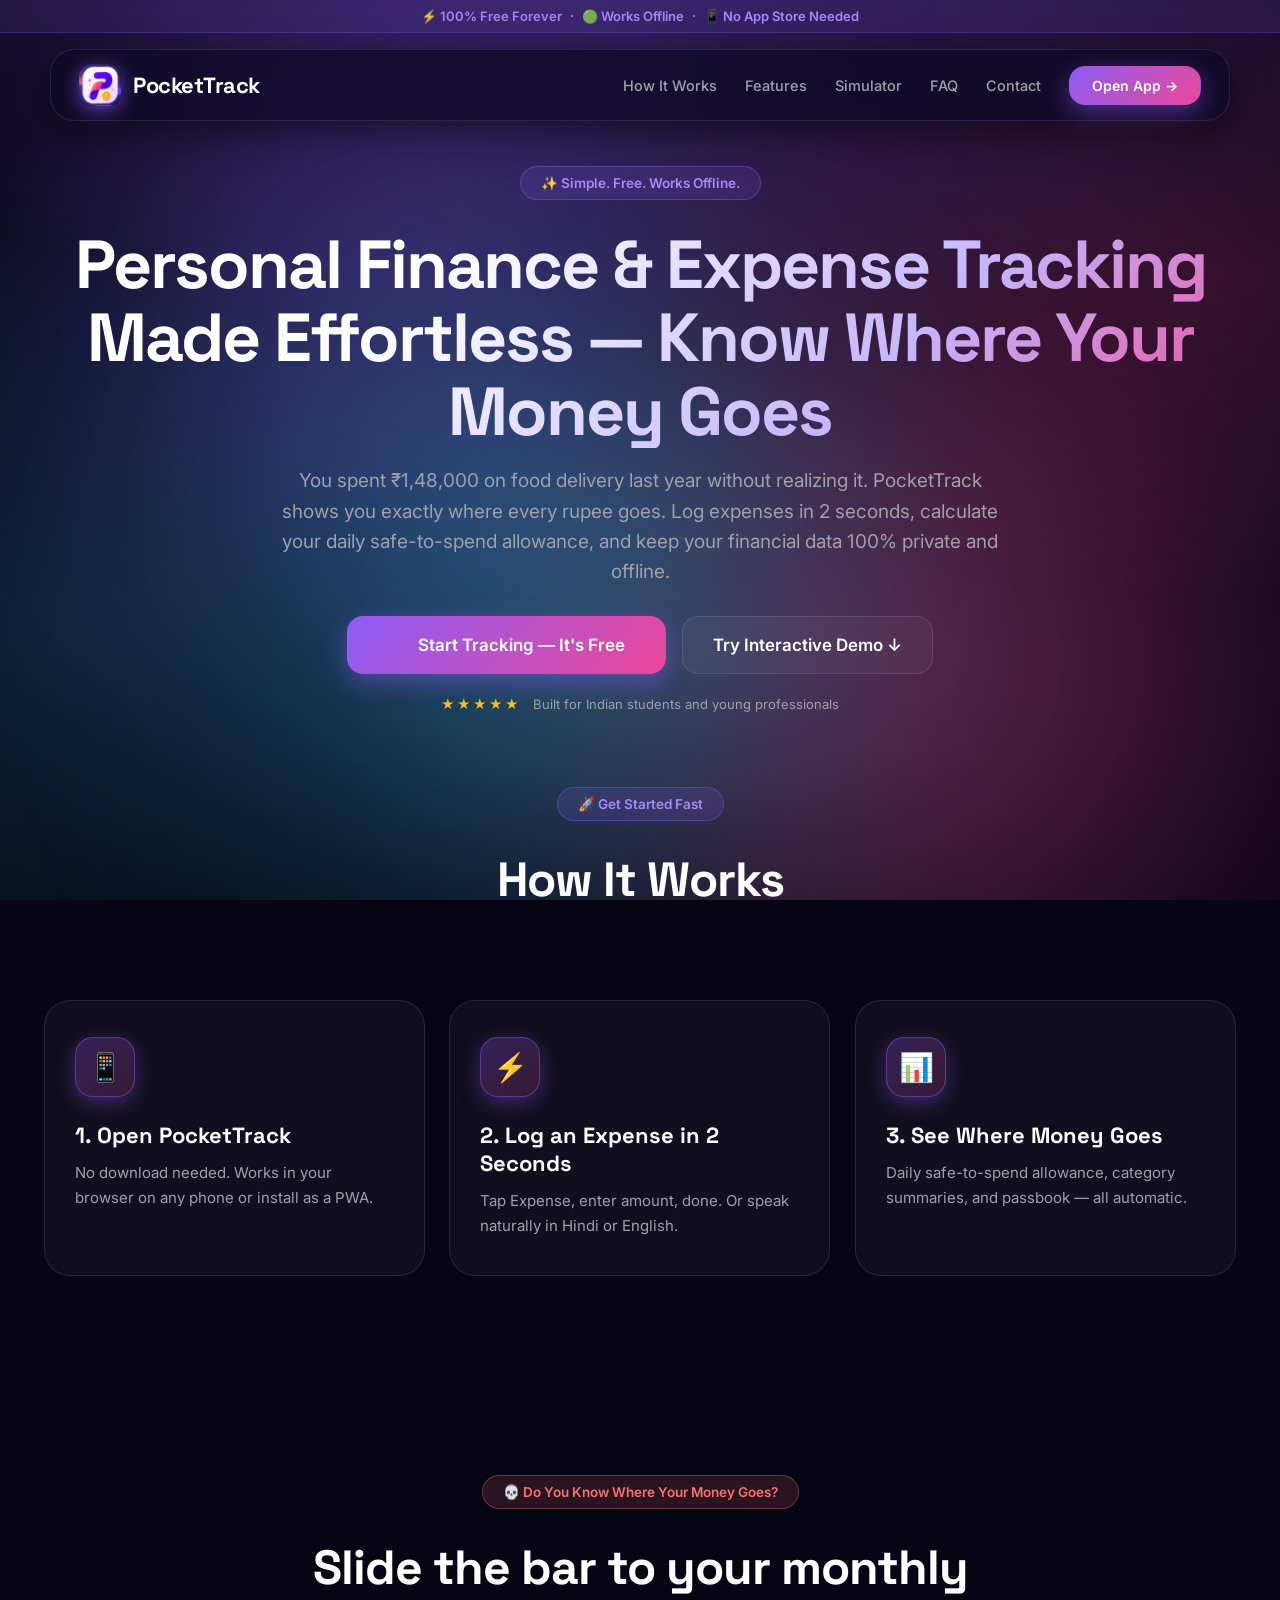
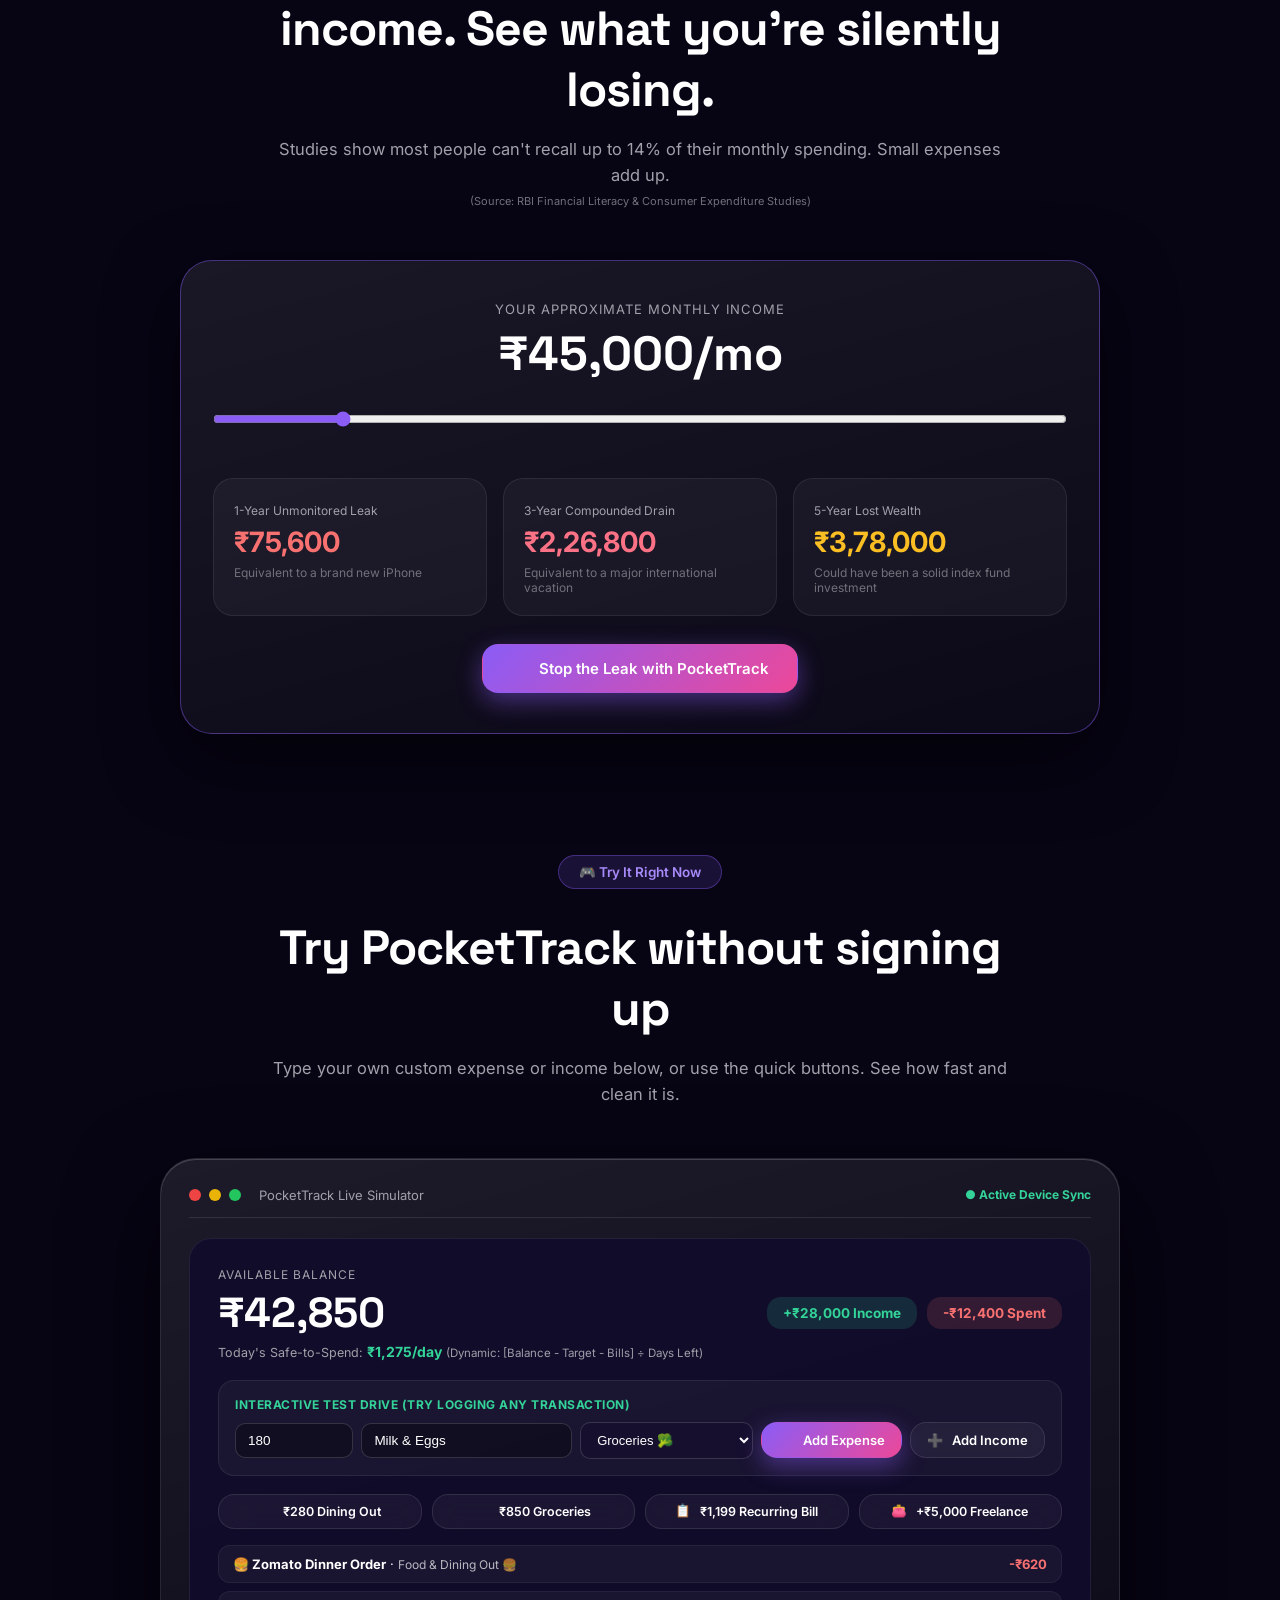
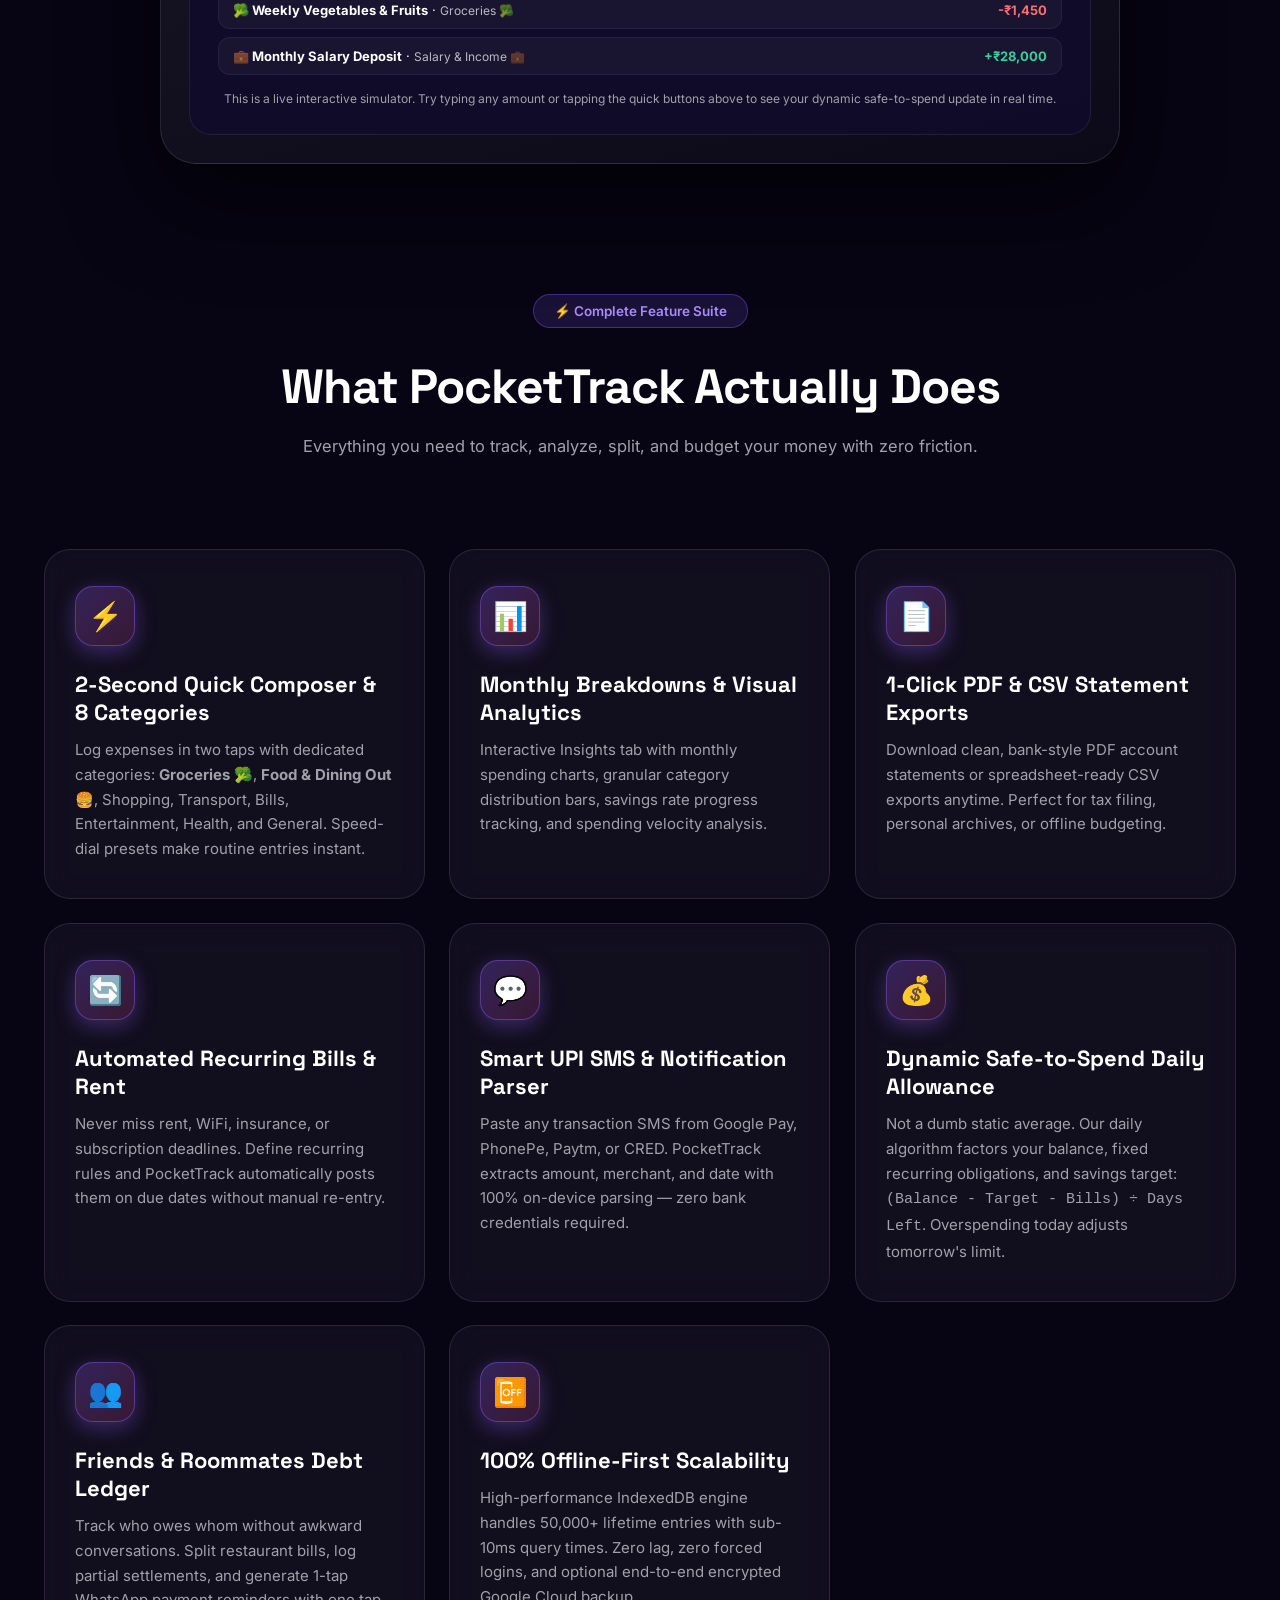
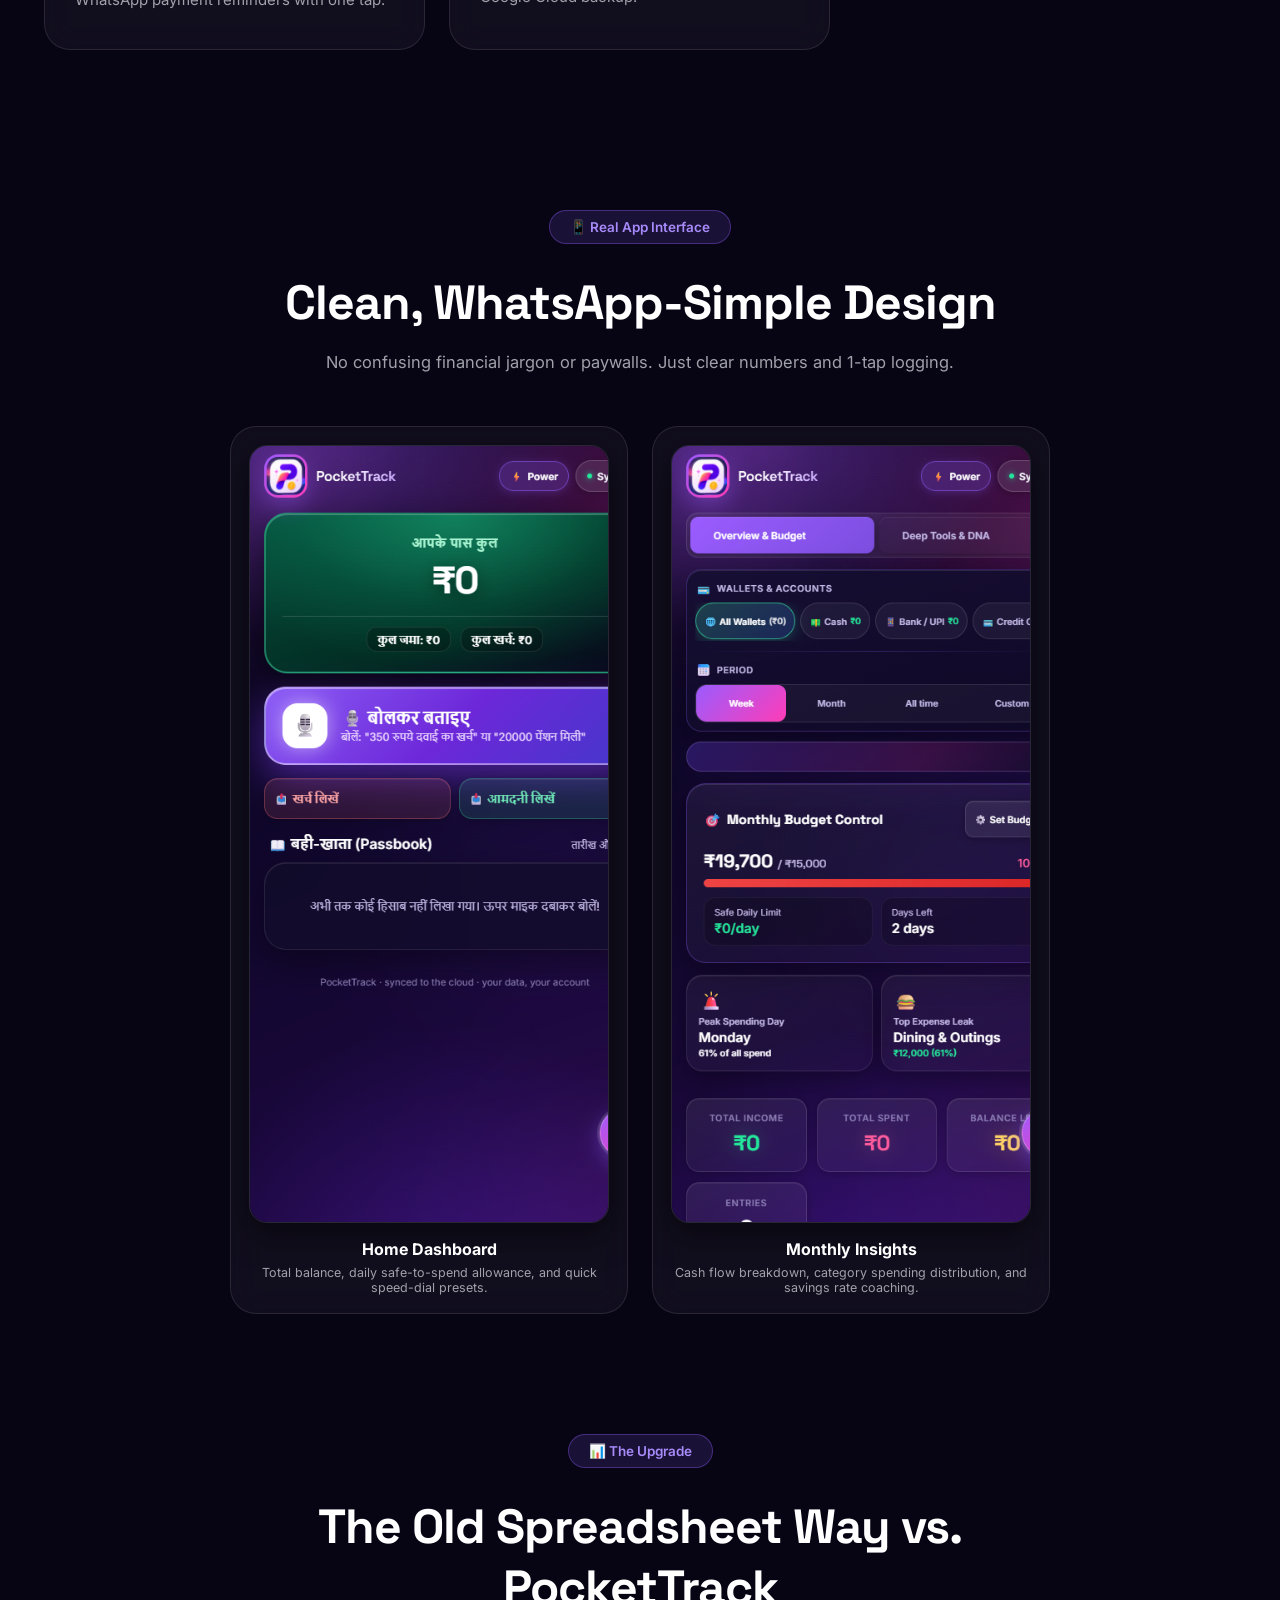
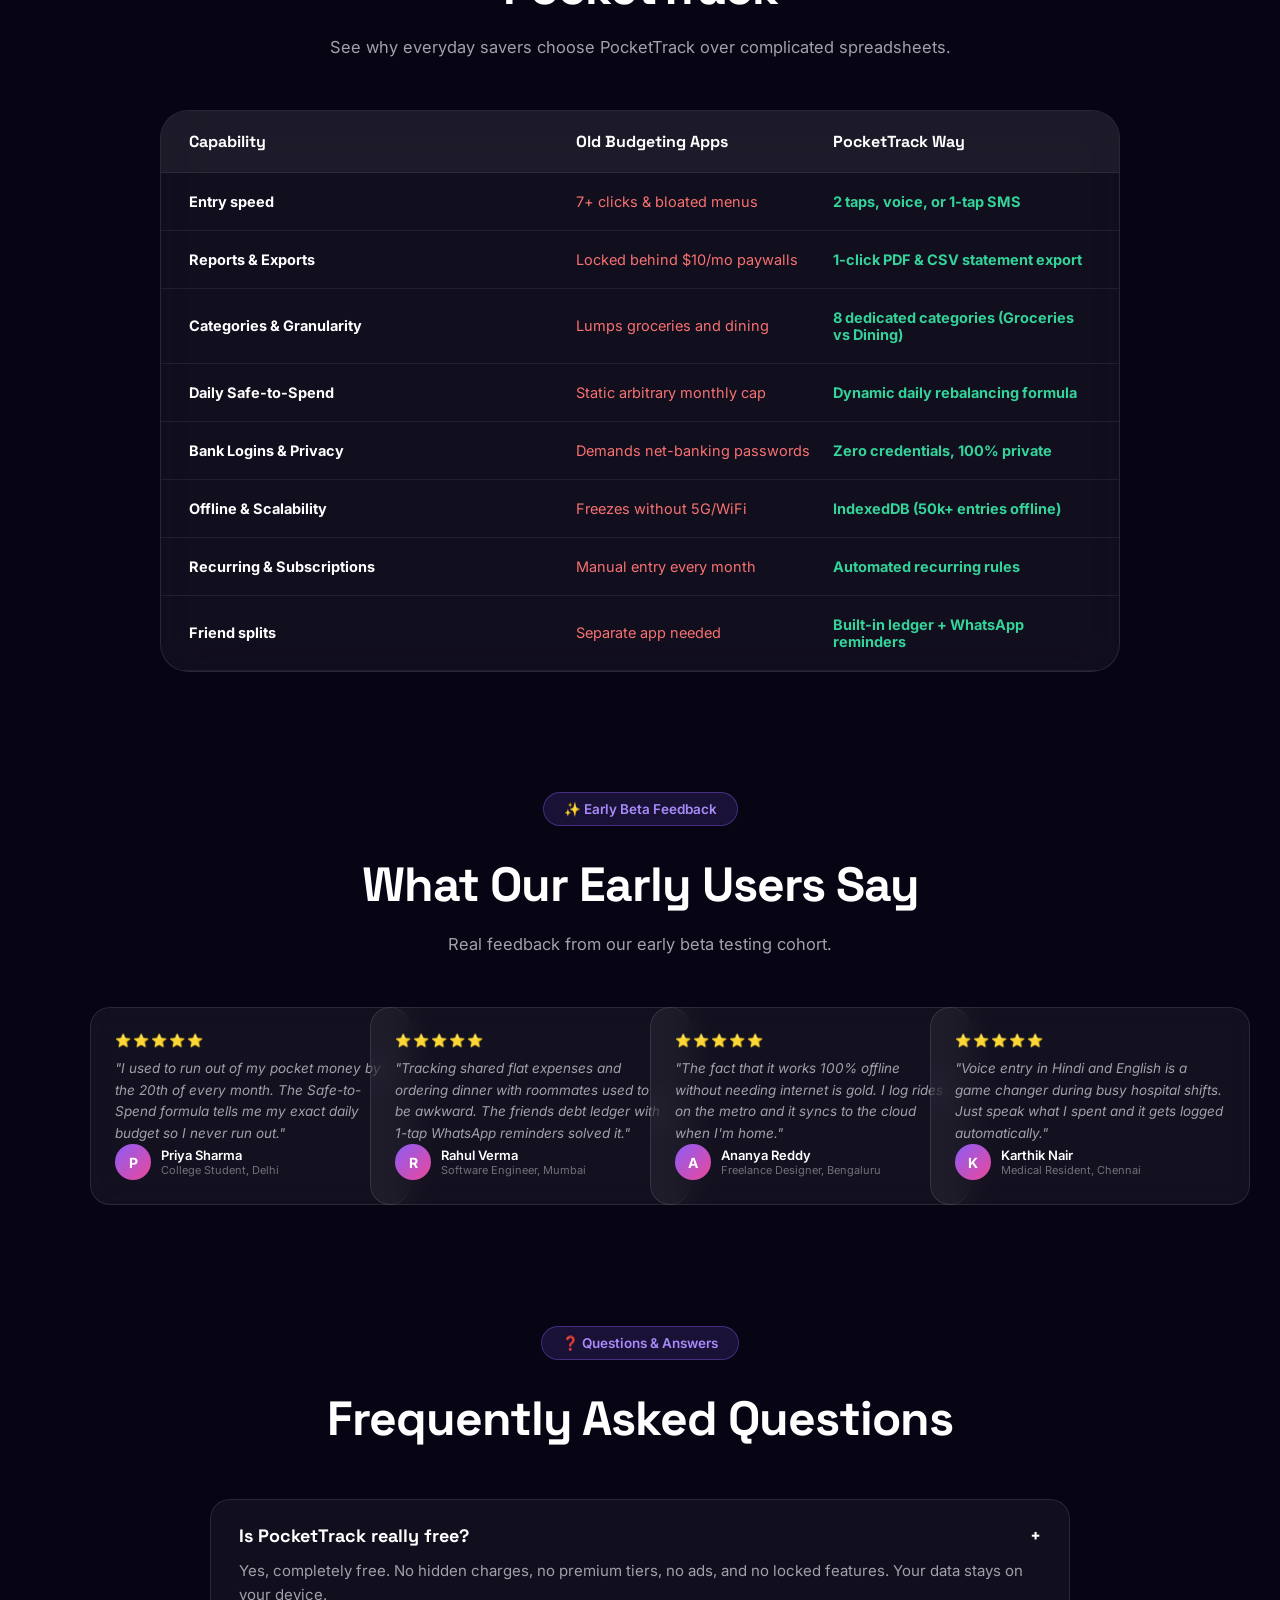
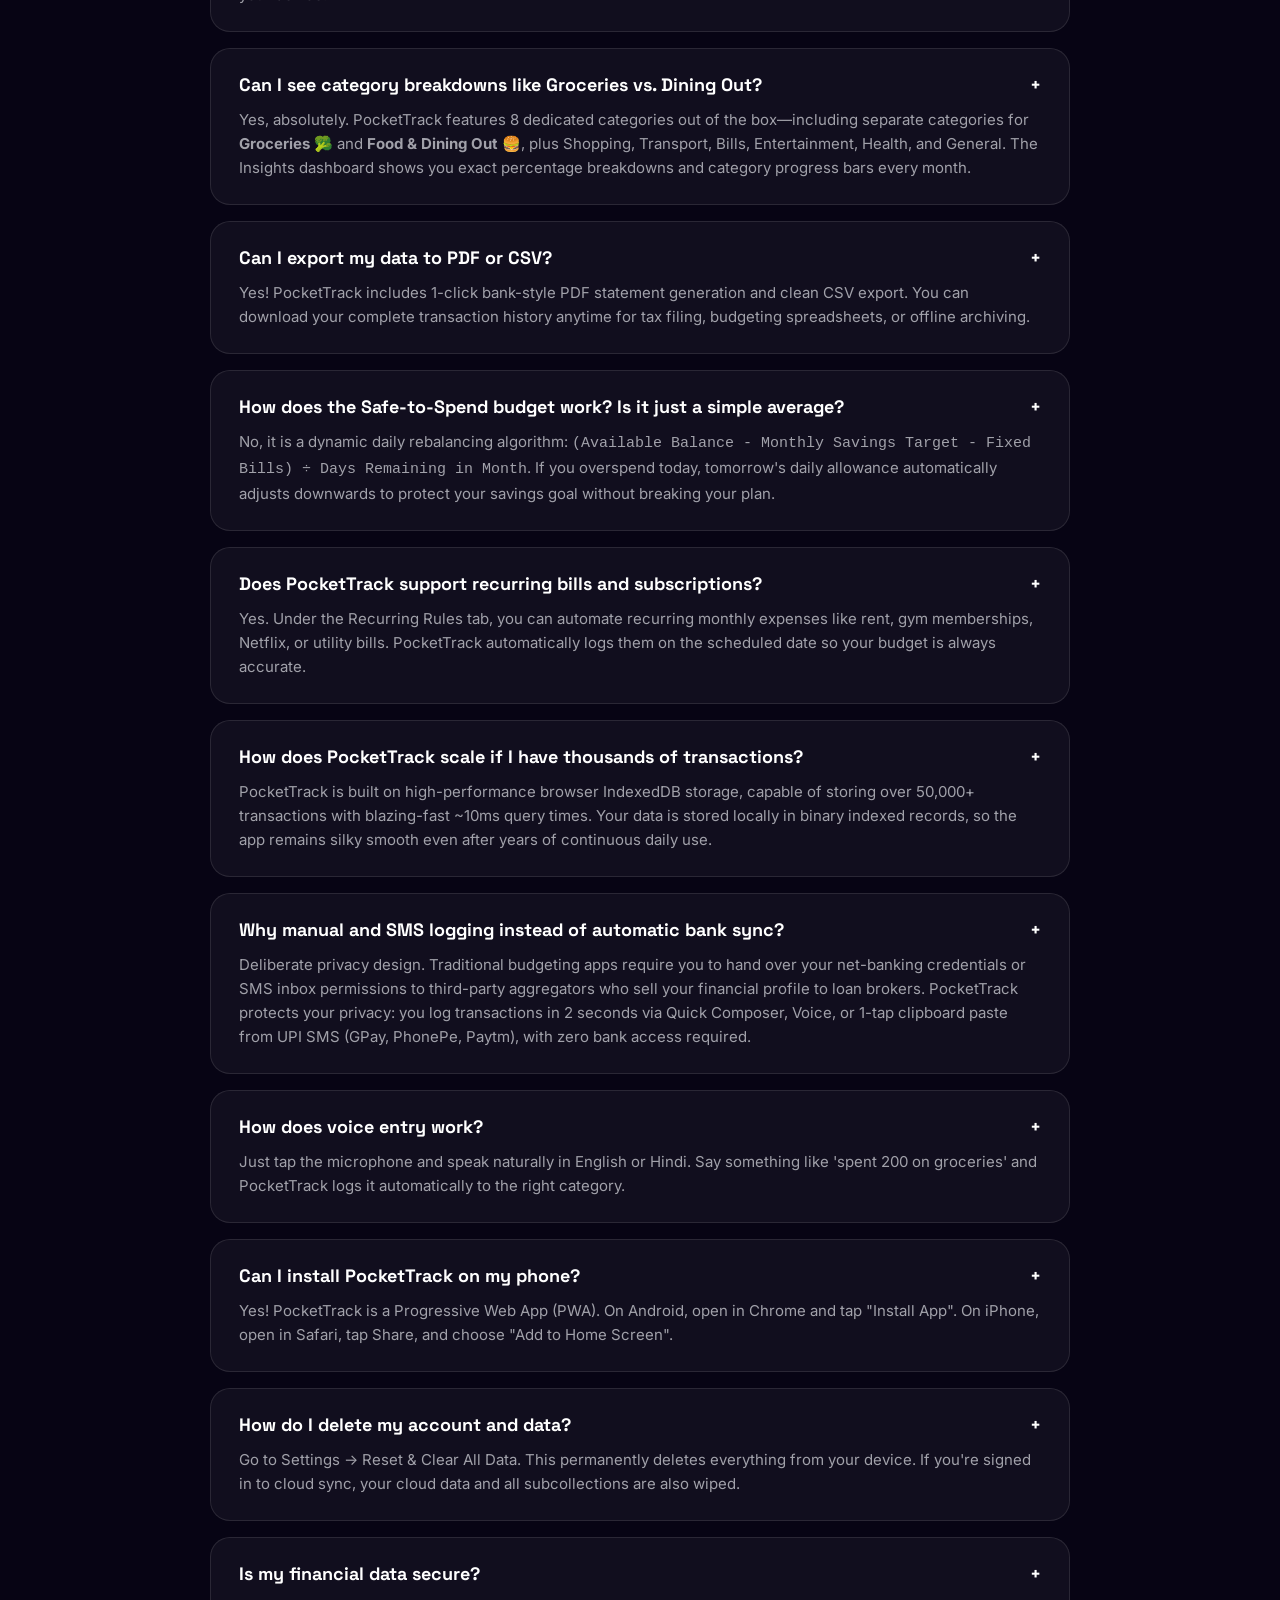
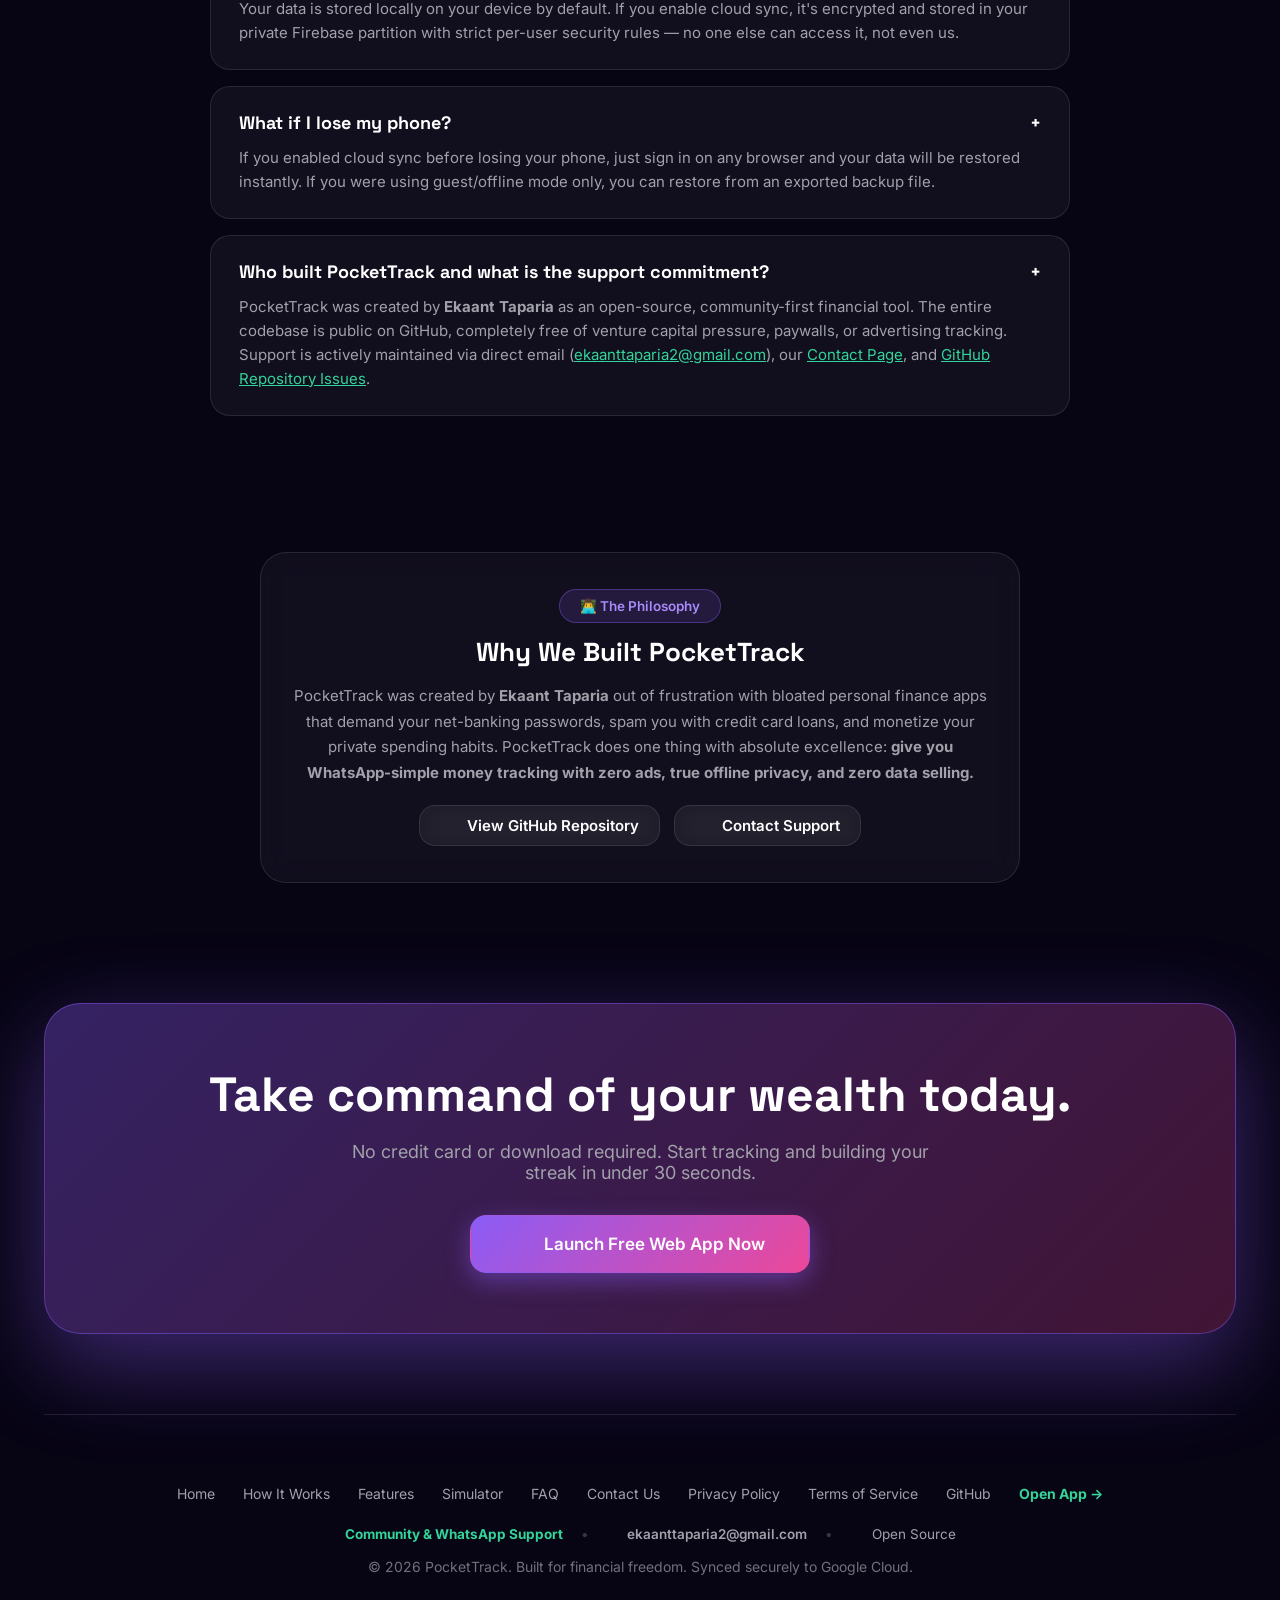
<file: landing.html>
<!DOCTYPE html>
<html lang="en">
<head>
<meta charset="UTF-8"/>
<meta name="viewport" content="width=device-width, initial-scale=1, viewport-fit=cover"/>
<title>PocketTrack — Know Where Your Money Goes</title>
<meta name="description" content="The simplest way to track your money. Free, offline, works on any phone. Stop wondering where your salary went."/>
<link rel="canonical" href="https://ekaanttaparia2-code-pockettrack.vercel.app/"/>

<!-- Open Graph Meta Tags -->
<meta property="og:title" content="PocketTrack — Know Where Your Money Goes"/>
<meta property="og:description" content="The simplest way to track your money. Free, offline, works on any phone. Stop wondering where your salary went."/>
<meta property="og:image" content="https://ekaanttaparia2-code-pockettrack.vercel.app/icon-512.png"/>
<meta property="og:url" content="https://ekaanttaparia2-code-pockettrack.vercel.app/"/>
<meta property="og:type" content="website"/>
<meta name="twitter:card" content="summary_large_image"/>
<meta name="twitter:title" content="PocketTrack — Know Where Your Money Goes"/>
<meta name="twitter:description" content="The simplest way to track your money. Free, offline, works on any phone."/>
<meta name="twitter:image" content="https://ekaanttaparia2-code-pockettrack.vercel.app/icon-512.png"/>
<link rel="icon" type="image/x-icon" href="favicon.ico"/>

<!-- JSON-LD Structured Data (schema.org Organization) -->
<script type="application/ld+json">
{
  "@context": "https://schema.org",
  "@type": "Organization",
  "name": "PocketTrack",
  "url": "https://ekaanttaparia2-code-pockettrack.vercel.app/",
  "logo": "https://ekaanttaparia2-code-pockettrack.vercel.app/icon-512.png",
  "description": "Clean, privacy-first personal finance and daily safe-to-spend tracker.",
  "telephone": "+91-63754-44595",
  "email": "ekaanttaparia2@gmail.com",
  "contactPoint": {
    "@type": "ContactPoint",
    "telephone": "+91-63754-44595",
    "contactType": "customer support",
    "areaServed": "IN",
    "availableLanguage": ["English", "Hindi"]
  }
}
</script>

<link rel="sitemap" type="application/xml" title="Sitemap" href="/sitemap.xml"/>
<link rel="manifest" href="manifest.json"/>
<link rel="icon" type="image/png" sizes="192x192" href="icon-192.png"/>
<link rel="apple-touch-icon" href="icon-192.png"/>
<meta name="theme-color" content="#070414"/>
<meta name="mobile-web-app-capable" content="yes"/>
<meta name="apple-mobile-web-app-capable" content="yes"/>
<meta name="apple-mobile-web-app-status-bar-style" content="black-translucent"/>
<meta name="apple-mobile-web-app-title" content="PocketTrack"/>
<link rel="preconnect" href="https://fonts.googleapis.com">
<link rel="preconnect" href="https://fonts.gstatic.com" crossorigin>
<link href="https://fonts.googleapis.com/css2?family=Inter:wght@400;500;600;700&family=Space+Grotesk:wght@500;600;700;800&display=swap" rel="stylesheet">
<link rel="stylesheet" href="icons.css">
<link rel="stylesheet" href="website/style.css">
<script>
function launchPocketTrackApp(e) {
  if (e && e.preventDefault) e.preventDefault();
  try {
    localStorage.setItem('pockettrack_landing_seen', 'true');
  } catch (err) {}
  var loc = window.location;
  if (loc.protocol === 'file:') {
    var p = loc.pathname;
    loc.href = (p.indexOf('/website/') !== -1 || p.indexOf('\\website\\') !== -1) ? '../app.html' : 'app.html';
    return false;
  }
  var path = loc.pathname || '/';
  var wIdx = path.indexOf('/website');
  if (wIdx !== -1) {
    var repo = path.substring(0, wIdx);
    loc.href = (repo ? repo : '') + '/app.html';
    return false;
  }
  var repoPath = path.substring(0, path.lastIndexOf('/'));
  loc.href = (repoPath ? repoPath : '') + '/app.html';
  return false;
}

function toggleMobileNav(e) {
  if (e && e.preventDefault) e.preventDefault();
  var d = document.getElementById('mobile-menu-drawer');
  if (!d) return;
  var isOpen = (d.style.display === 'flex');
  d.style.display = isOpen ? 'none' : 'flex';
  var icon = document.getElementById('nav-toggle-icon');
  if (icon) {
    icon.className = isOpen ? 'ti ti-menu-2' : 'ti ti-x';
  }
}
</script>
</head>
<body>

<div class="top-bar-live">
  <span>⚡ 100% Free Forever</span>
  <span>·</span>
  <span>🟢 Works Offline</span>
  <span>·</span>
  <span>📱 No App Store Needed</span>
</div>

<div class="aurora-bg">
  <div class="aurora-orb orb-1"></div>
  <div class="aurora-orb orb-2"></div>
  <div class="aurora-orb orb-3"></div>
</div>

<div class="container">
  <header class="navbar">
    <a href="/" class="nav-brand">
      <img src="icon-192.png" alt="PocketTrack" class="nav-logo">
      <span class="nav-title">PocketTrack</span>
    </a>
    <ul class="nav-links">
      <li><a href="#how-it-works" class="nav-link">How It Works</a></li>
      <li><a href="#features" class="nav-link">Features</a></li>
      <li><a href="#test-drive" class="nav-link">Simulator</a></li>
      <li><a href="#faq" class="nav-link">FAQ</a></li>
      <li><a href="contact.html" class="nav-link">Contact</a></li>
      <li><a href="/app" class="btn btn-primary btn-launch-nav" style="padding:10px 22px;font-size:14px;">Open App →</a></li>
    </ul>
    <button class="nav-toggle-btn" id="nav-toggle-btn" onclick="toggleMobileNav(event)" aria-label="Toggle Navigation Menu">
      <i class="ti ti-menu-2" id="nav-toggle-icon"></i>
    </button>
  </header>

  <nav class="mobile-menu-drawer" id="mobile-menu-drawer" style="display:none;" aria-label="Mobile Navigation Menu">
    <a href="#how-it-works" onclick="toggleMobileNav(event)"><span>🚀 How It Works</span> <i class="ti ti-chevron-right"></i></a>
    <a href="#features" onclick="toggleMobileNav(event)"><span>⚡ Features</span> <i class="ti ti-chevron-right"></i></a>
    <a href="#test-drive" onclick="toggleMobileNav(event)"><span>🎮 Live Simulator</span> <i class="ti ti-chevron-right"></i></a>
    <a href="#faq" onclick="toggleMobileNav(event)"><span>❓ FAQ</span> <i class="ti ti-chevron-right"></i></a>
    <a href="contact.html"><span>📞 Contact Us</span> <i class="ti ti-chevron-right"></i></a>
    <a href="privacy.html"><span>🛡️ Privacy Policy</span> <i class="ti ti-chevron-right"></i></a>
    <a href="terms.html"><span>📜 Terms of Service</span> <i class="ti ti-chevron-right"></i></a>
    <a href="/app" style="background:linear-gradient(135deg,#10b981,#059669);color:#fff;font-weight:700;"><span>🚀 Open PocketTrack App</span> <i class="ti ti-arrow-right"></i></a>
    <div style="padding-top:10px;border-top:1px solid rgba(255,255,255,0.1);display:flex;justify-content:space-between;font-size:13px;color:var(--text-muted);">
      <a href="contact.html" style="background:none;padding:0;color:var(--accent-green);"><i class="ti ti-message-circle"></i> WhatsApp Support</a>
      <a href="mailto:ekaanttaparia2@gmail.com" style="background:none;padding:0;color:var(--text-muted);"><i class="ti ti-mail"></i> Email</a>
    </div>
  </nav>

  <main>
    <!-- 1. Hero Section -->
    <section class="hero">
      <div class="pill-badge">✨ Simple. Free. Works Offline.</div>
      <h1 class="hero-title">Personal Finance &amp; Expense Tracking Made Effortless — Know Where Your Money Goes</h1>
      <p class="hero-desc">You spent ₹1,48,000 on food delivery last year without realizing it. PocketTrack shows you exactly where every rupee goes. Log expenses in 2 seconds, calculate your daily safe-to-spend allowance, and keep your financial data 100% private and offline.</p>
      
      <div class="hero-cta-group">
        <a href="/app" class="btn btn-primary" style="padding:18px 40px;font-size:17px;"><i class="ti ti-rocket"></i> Start Tracking — It's Free</a>
        <a href="#test-drive" class="btn btn-glass" style="padding:18px 30px;font-size:17px;">Try Interactive Demo ↓</a>
      </div>

      <div class="social-proof">
        <span class="stars">★★★★★</span>
        <span>Built for Indian students and young professionals</span>
      </div>
    </section>

    <!-- How It Works Section -->
    <section class="superpowers-section" id="how-it-works" style="padding:40px 0;">
      <div class="section-head">
        <div class="pill-badge">🚀 Get Started Fast</div>
        <h2 class="section-title">How It Works</h2>
      </div>
      <div class="grid-features" style="grid-template-columns: repeat(auto-fit, minmax(280px, 1fr));">
        <div class="card-glass">
          <div class="card-icon-wrap">📱</div>
          <h3 class="card-title">1. Open PocketTrack</h3>
          <p class="card-text">No download needed. Works in your browser on any phone or install as a PWA.</p>
        </div>
        <div class="card-glass">
          <div class="card-icon-wrap">⚡</div>
          <h3 class="card-title">2. Log an Expense in 2 Seconds</h3>
          <p class="card-text">Tap Expense, enter amount, done. Or speak naturally in Hindi or English.</p>
        </div>
        <div class="card-glass">
          <div class="card-icon-wrap">📊</div>
          <h3 class="card-title">3. See Where Money Goes</h3>
          <p class="card-text">Daily safe-to-spend allowance, category summaries, and passbook — all automatic.</p>
        </div>
      </div>
    </section>

    <!-- 2. Reality Check / Money Leak Calculator -->
    <section class="reality-section">
      <div class="section-head">
        <div class="pill-badge" style="background:rgba(248,113,113,0.15);color:#f87171;border-color:rgba(248,113,113,0.35);">💀 Do You Know Where Your Money Goes?</div>
        <h2 class="section-title">Slide the bar to your monthly income. See what you're silently losing.</h2>
        <p class="section-subtitle">Studies show most people can't recall up to 14% of their monthly spending. Small expenses add up. <span style="display:block;font-size:11px;color:var(--text-dim);margin-top:4px;">(Source: RBI Financial Literacy &amp; Consumer Expenditure Studies)</span></p>
      </div>

      <div class="calculator-box">
        <div style="text-align:center;">
          <p style="font-size:13px;color:var(--text-muted);text-transform:uppercase;letter-spacing:1px;">Your Approximate Monthly Income</p>
          <h3 id="leak-income-val" style="font-size:48px;font-family:'Space Grotesk',sans-serif;color:#fff;margin:6px 0;">₹45,000/mo</h3>
          <input type="range" id="leak-income-slider" class="slider-styled" min="10000" max="250000" step="5000" value="45000" oninput="updateLeakCalc()"/>
        </div>

        <div class="leak-metrics-grid">
          <div class="leak-metric-card">
            <span style="font-size:12px;color:var(--text-muted);">1-Year Unmonitored Leak</span>
            <h4 id="leak-loss-1yr" style="font-size:28px;color:#f87171;margin:6px 0;">₹75,600</h4>
            <p style="font-size:12px;color:var(--text-dim);">Equivalent to a brand new iPhone</p>
          </div>
          <div class="leak-metric-card">
            <span style="font-size:12px;color:var(--text-muted);">3-Year Compounded Drain</span>
            <h4 id="leak-loss-3yr" style="font-size:28px;color:#fb7185;margin:6px 0;">₹2,26,800</h4>
            <p style="font-size:12px;color:var(--text-dim);">Equivalent to a major international vacation</p>
          </div>
          <div class="leak-metric-card">
            <span style="font-size:12px;color:var(--text-muted);">5-Year Lost Wealth</span>
            <h4 id="leak-loss-5yr" style="font-size:28px;color:var(--accent-amber);margin:6px 0;">₹3,78,000</h4>
            <p style="font-size:12px;color:var(--text-dim);">Could have been a solid index fund investment</p>
          </div>
        </div>

        <div style="text-align:center;margin-top:28px;">
          <a href="/app" class="btn btn-primary"><i class="ti ti-shield-check"></i> Stop the Leak with PocketTrack</a>
        </div>
      </div>
    </section>

    <!-- 3. Interactive Test Drive Simulator Stage -->
    <section class="stage-section" id="test-drive">
      <div class="section-head">
        <div class="pill-badge">🎮 Try It Right Now</div>
        <h2 class="section-title">Try PocketTrack without signing up</h2>
        <p class="section-subtitle">Type your own custom expense or income below, or use the quick buttons. See how fast and clean it is.</p>
      </div>

      <div class="device-mockup-wrap">
        <div style="display:flex;justify-content:space-between;align-items:center;margin-bottom:20px;border-bottom:1px solid rgba(255,255,255,0.1);padding-bottom:14px;">
          <div style="display:flex;gap:8px;align-items:center;">
            <span style="width:12px;height:12px;border-radius:50%;background:#ef4444;"></span>
            <span style="width:12px;height:12px;border-radius:50%;background:#eab308;"></span>
            <span style="width:12px;height:12px;border-radius:50%;background:#22c55e;"></span>
            <span style="font-size:13px;color:var(--text-muted);margin-left:10px;">PocketTrack Live Simulator</span>
          </div>
          <span style="font-size:12px;color:var(--accent-green);font-weight:700;">● Active Device Sync</span>
        </div>

        <div style="background:rgba(18,12,43,0.88);border-radius:22px;padding:28px;border:1px solid rgba(255,255,255,0.08);">
          <div style="display:flex;justify-content:space-between;align-items:center;margin-bottom:20px;flex-wrap:wrap;gap:12px;">
            <div>
              <p style="font-size:12px;color:var(--text-muted);text-transform:uppercase;letter-spacing:1px;">Available Balance</p>
              <h3 id="stage-sim-balance" style="font-size:42px;font-family:'Space Grotesk',sans-serif;color:#fff;margin:4px 0;">₹42,850</h3>
              <div style="font-size:12.5px;color:var(--text-muted);margin-top:4px;">
                Today's Safe-to-Spend: <b id="stage-sim-safe" style="color:var(--accent-green);font-size:14px;">₹1,275/day</b> <span style="font-size:11.5px;color:rgba(255,255,255,0.6);">(Dynamic: [Balance - Target - Bills] ÷ Days Left)</span>
              </div>
            </div>
            <div style="display:flex;gap:10px;">
              <span id="stage-sim-income" style="background:rgba(52,211,153,0.15);color:var(--accent-green);padding:8px 16px;border-radius:14px;font-weight:700;font-size:13.5px;">+₹28,000 Income</span>
              <span id="stage-sim-spent" style="background:rgba(248,113,113,0.15);color:#f87171;padding:8px 16px;border-radius:14px;font-weight:700;font-size:13.5px;">-₹12,400 Spent</span>
            </div>
          </div>

          <div style="background:rgba(255,255,255,0.04);border:1px solid rgba(255,255,255,0.08);border-radius:16px;padding:16px;margin-bottom:18px;">
            <p style="font-size:12px;font-weight:700;color:var(--accent-green);margin:0 0 10px;text-transform:uppercase;letter-spacing:0.5px;">Interactive Test Drive (Try Logging Any Transaction)</p>
            <div style="display:flex;gap:8px;flex-wrap:wrap;align-items:center;">
              <input type="number" id="sim-custom-amt" placeholder="Amount (₹)" style="flex:1;min-width:100px;padding:9px 12px;border-radius:10px;border:1px solid rgba(255,255,255,0.15);background:rgba(0,0,0,0.3);color:#fff;font-size:13.5px;" value="180"/>
              <input type="text" id="sim-custom-note" placeholder="Item (e.g. Milk &amp; Eggs, Uber, Movie)" style="flex:2;min-width:140px;padding:9px 12px;border-radius:10px;border:1px solid rgba(255,255,255,0.15);background:rgba(0,0,0,0.3);color:#fff;font-size:13.5px;" value="Milk &amp; Eggs"/>
              <select id="sim-custom-cat" style="padding:9px 12px;border-radius:10px;border:1px solid rgba(255,255,255,0.15);background:#160f2e;color:#fff;font-size:13px;cursor:pointer;">
                <option value="Groceries 🥦" selected>Groceries 🥦</option>
                <option value="Food &amp; Dining Out 🍔">Food &amp; Dining Out 🍔</option>
                <option value="Shopping 🛍️">Shopping 🛍️</option>
                <option value="Transport 🚕">Transport 🚕</option>
                <option value="Bills &amp; Utilities ⚡">Bills &amp; Utilities ⚡</option>
                <option value="Entertainment 🎬">Entertainment 🎬</option>
                <option value="Health &amp; Medical 💊">Health &amp; Medical 💊</option>
                <option value="Salary &amp; Income 💼">Salary &amp; Income 💼</option>
                <option value="General 📌">General 📌</option>
              </select>
              <button class="btn btn-primary" onclick="simCustomAdd('expense')" style="padding:9px 16px;font-size:13px;"><i class="ti ti-minus"></i> Add Expense</button>
              <button class="btn btn-glass" onclick="simCustomAdd('income')" style="padding:9px 16px;font-size:13px;"><i class="ti ti-plus"></i> Add Income</button>
            </div>
          </div>

          <div style="display:flex;gap:10px;margin-bottom:16px;flex-wrap:wrap;">
            <button class="btn btn-glass" onclick="simQuickAdd(280, 'Starbucks Mocha', 'Food &amp; Dining Out 🍔', 'expense')" style="flex:1;min-width:130px;font-size:12.5px;padding:9px;"><i class="ti ti-coffee"></i> ₹280 Dining Out</button>
            <button class="btn btn-glass" onclick="simQuickAdd(850, 'Blinkit Vegetables', 'Groceries 🥦', 'expense')" style="flex:1;min-width:130px;font-size:12.5px;padding:9px;"><i class="ti ti-shopping-cart"></i> ₹850 Groceries</button>
            <button class="btn btn-glass" onclick="simQuickAdd(1199, 'WiFi Broadband (Recurring)', 'Bills &amp; Utilities ⚡', 'expense')" style="flex:1;min-width:130px;font-size:12.5px;padding:9px;"><i class="ti ti-receipt"></i> ₹1,199 Recurring Bill</button>
            <button class="btn btn-glass" onclick="simQuickAdd(5000, 'UI Design Gig', 'Salary &amp; Income 💼', 'income')" style="flex:1;min-width:130px;font-size:12.5px;padding:9px;"><i class="ti ti-wallet"></i> +₹5,000 Freelance</button>
          </div>

          <div id="stage-sim-feed" style="max-height:160px;overflow-y:auto;font-size:13px;">
            <div style="background:rgba(255,255,255,0.04);padding:10px 14px;border-radius:12px;display:flex;justify-content:space-between;align-items:center;margin-bottom:8px;border:1px solid rgba(255,255,255,0.06);">
              <div><b>🍔 Zomato Dinner Order</b> · <span style="font-size:12px;color:rgba(255,255,255,0.7);">Food &amp; Dining Out 🍔</span></div>
              <div style="font-weight:700;color:#f87171">-₹620</div>
            </div>
            <div style="background:rgba(255,255,255,0.04);padding:10px 14px;border-radius:12px;display:flex;justify-content:space-between;align-items:center;margin-bottom:8px;border:1px solid rgba(255,255,255,0.06);">
              <div><b>🥦 Weekly Vegetables &amp; Fruits</b> · <span style="font-size:12px;color:rgba(255,255,255,0.7);">Groceries 🥦</span></div>
              <div style="font-weight:700;color:#f87171">-₹1,450</div>
            </div>
            <div style="background:rgba(255,255,255,0.04);padding:10px 14px;border-radius:12px;display:flex;justify-content:space-between;align-items:center;border:1px solid rgba(255,255,255,0.06);">
              <div><b>💼 Monthly Salary Deposit</b> · <span style="font-size:12px;color:rgba(255,255,255,0.7);">Salary &amp; Income 💼</span></div>
              <div style="font-weight:700;color:var(--accent-green)">+₹28,000</div>
            </div>
          </div>
          <p style="text-align:center; font-size:12px; color:var(--text-muted); margin-top:16px;">This is a live interactive simulator. Try typing any amount or tapping the quick buttons above to see your dynamic safe-to-spend update in real time.</p>
        </div>
      </div>
    </section>

    <!-- 4. Eight Core Features -->
    <section class="superpowers-section" id="features" style="padding:40px 0;">
      <div class="section-head">
        <div class="pill-badge">⚡ Complete Feature Suite</div>
        <h2 class="section-title">What PocketTrack Actually Does</h2>
        <p class="section-subtitle">Everything you need to track, analyze, split, and budget your money with zero friction.</p>
      </div>

      <div class="grid-features">
        <div class="card-glass">
          <div class="card-icon-wrap">⚡</div>
          <h3 class="card-title">2-Second Quick Composer &amp; 8 Categories</h3>
          <p class="card-text">Log expenses in two taps with dedicated categories: <b>Groceries 🥦</b>, <b>Food &amp; Dining Out 🍔</b>, Shopping, Transport, Bills, Entertainment, Health, and General. Speed-dial presets make routine entries instant.</p>
        </div>

        <div class="card-glass">
          <div class="card-icon-wrap">📊</div>
          <h3 class="card-title">Monthly Breakdowns &amp; Visual Analytics</h3>
          <p class="card-text">Interactive Insights tab with monthly spending charts, granular category distribution bars, savings rate progress tracking, and spending velocity analysis.</p>
        </div>

        <div class="card-glass">
          <div class="card-icon-wrap">📄</div>
          <h3 class="card-title">1-Click PDF &amp; CSV Statement Exports</h3>
          <p class="card-text">Download clean, bank-style PDF account statements or spreadsheet-ready CSV exports anytime. Perfect for tax filing, personal archives, or offline budgeting.</p>
        </div>

        <div class="card-glass">
          <div class="card-icon-wrap">🔄</div>
          <h3 class="card-title">Automated Recurring Bills &amp; Rent</h3>
          <p class="card-text">Never miss rent, WiFi, insurance, or subscription deadlines. Define recurring rules and PocketTrack automatically posts them on due dates without manual re-entry.</p>
        </div>

        <div class="card-glass">
          <div class="card-icon-wrap">💬</div>
          <h3 class="card-title">Smart UPI SMS &amp; Notification Parser</h3>
          <p class="card-text">Paste any transaction SMS from Google Pay, PhonePe, Paytm, or CRED. PocketTrack extracts amount, merchant, and date with 100% on-device parsing — zero bank credentials required.</p>
        </div>

        <div class="card-glass">
          <div class="card-icon-wrap">💰</div>
          <h3 class="card-title">Dynamic Safe-to-Spend Daily Allowance</h3>
          <p class="card-text">Not a dumb static average. Our daily algorithm factors your balance, fixed recurring obligations, and savings target: <code>(Balance - Target - Bills) ÷ Days Left</code>. Overspending today adjusts tomorrow's limit.</p>
        </div>

        <div class="card-glass">
          <div class="card-icon-wrap">👥</div>
          <h3 class="card-title">Friends &amp; Roommates Debt Ledger</h3>
          <p class="card-text">Track who owes whom without awkward conversations. Split restaurant bills, log partial settlements, and generate 1-tap WhatsApp payment reminders with one tap.</p>
        </div>

        <div class="card-glass">
          <div class="card-icon-wrap">📴</div>
          <h3 class="card-title">100% Offline-First Scalability</h3>
          <p class="card-text">High-performance IndexedDB engine handles 50,000+ lifetime entries with sub-10ms query times. Zero lag, zero forced logins, and optional end-to-end encrypted Google Cloud backup.</p>
        </div>
      </div>
    </section>

    <!-- App UI Showcase Section -->
    <section class="showcase-section" style="padding:40px 0;">
      <div class="section-head">
        <div class="pill-badge">📱 Real App Interface</div>
        <h2 class="section-title">Clean, WhatsApp-Simple Design</h2>
        <p class="section-subtitle">No confusing financial jargon or paywalls. Just clear numbers and 1-tap logging.</p>
      </div>
      <div style="display:grid;grid-template-columns:repeat(auto-fit, minmax(280px, 1fr));gap:24px;max-width:820px;margin:0 auto;">
        <div class="card-glass" style="text-align:center;padding:18px;">
          <img src="app-preview-home.png" alt="PocketTrack Home Dashboard" style="width:100%;max-width:360px;margin:0 auto;border-radius:18px;box-shadow:0 12px 32px rgba(0,0,0,0.5);border:1px solid rgba(255,255,255,0.1);display:block;" loading="lazy">
          <h4 style="margin:16px 0 6px;font-size:16px;color:#fff;">Home Dashboard</h4>
          <p style="font-size:12.5px;color:var(--text-muted);margin:0;">Total balance, daily safe-to-spend allowance, and quick speed-dial presets.</p>
        </div>
        <div class="card-glass" style="text-align:center;padding:18px;">
          <img src="app-preview-insights.png" alt="PocketTrack Insights &amp; Analytics" style="width:100%;max-width:360px;margin:0 auto;border-radius:18px;box-shadow:0 12px 32px rgba(0,0,0,0.5);border:1px solid rgba(255,255,255,0.1);display:block;" loading="lazy">
          <h4 style="margin:16px 0 6px;font-size:16px;color:#fff;">Monthly Insights</h4>
          <p style="font-size:12.5px;color:var(--text-muted);margin:0;">Cash flow breakdown, category spending distribution, and savings rate coaching.</p>
        </div>
      </div>
    </section>

    <!-- 5. Old Way vs PocketTrack Way Comparison -->
    <section class="comparison-section">
      <div class="section-head">
        <div class="pill-badge">📊 The Upgrade</div>
        <h2 class="section-title">The Old Spreadsheet Way vs. PocketTrack</h2>
        <p class="section-subtitle">See why everyday savers choose PocketTrack over complicated spreadsheets.</p>
      </div>

      <div class="comparison-table-wrap">
        <div class="comp-row comp-head">
          <div>Capability</div>
          <div>Old Budgeting Apps</div>
          <div>PocketTrack Way</div>
        </div>
        <div class="comp-row">
          <div><b>Entry speed</b></div>
          <div class="comp-bad">7+ clicks &amp; bloated menus</div>
          <div class="comp-good">2 taps, voice, or 1-tap SMS</div>
        </div>
        <div class="comp-row">
          <div><b>Reports &amp; Exports</b></div>
          <div class="comp-bad">Locked behind $10/mo paywalls</div>
          <div class="comp-good">1-click PDF &amp; CSV statement export</div>
        </div>
        <div class="comp-row">
          <div><b>Categories &amp; Granularity</b></div>
          <div class="comp-bad">Lumps groceries and dining</div>
          <div class="comp-good">8 dedicated categories (Groceries vs Dining)</div>
        </div>
        <div class="comp-row">
          <div><b>Daily Safe-to-Spend</b></div>
          <div class="comp-bad">Static arbitrary monthly cap</div>
          <div class="comp-good">Dynamic daily rebalancing formula</div>
        </div>
        <div class="comp-row">
          <div><b>Bank Logins &amp; Privacy</b></div>
          <div class="comp-bad">Demands net-banking passwords</div>
          <div class="comp-good">Zero credentials, 100% private</div>
        </div>
        <div class="comp-row">
          <div><b>Offline &amp; Scalability</b></div>
          <div class="comp-bad">Freezes without 5G/WiFi</div>
          <div class="comp-good">IndexedDB (50k+ entries offline)</div>
        </div>
        <div class="comp-row">
          <div><b>Recurring &amp; Subscriptions</b></div>
          <div class="comp-bad">Manual entry every month</div>
          <div class="comp-good">Automated recurring rules</div>
        </div>
        <div class="comp-row">
          <div><b>Friend splits</b></div>
          <div class="comp-bad">Separate app needed</div>
          <div class="comp-good">Built-in ledger + WhatsApp reminders</div>
        </div>
      </div>
    </section>

    <!-- 6. Early Beta Feedback -->
    <section class="superpowers-section" style="padding:40px 0;">
      <div class="section-head">
        <div class="pill-badge">✨ Early Beta Feedback</div>
        <h2 class="section-title">What Our Early Users Say</h2>
        <p class="section-subtitle">Real feedback from our early beta testing cohort.</p>
      </div>

      <div style="display:grid;grid-template-columns:repeat(auto-fit, minmax(260px, 1fr));gap:20px;max-width:1100px;margin:0 auto;">
        <!-- Card 1 -->
        <div class="testimonial-card">
          <div class="testimonial-stars">⭐⭐⭐⭐⭐</div>
          <blockquote class="testimonial-text" style="margin:0;padding:0;border:none;font-style:italic;">"I used to run out of my pocket money by the 20th of every month. The Safe-to-Spend formula tells me my exact daily budget so I never run out."</blockquote>
          <div class="testimonial-author">
            <div class="testimonial-avatar">P</div>
            <div><div class="testimonial-name">Priya Sharma</div><div class="testimonial-location">College Student, Delhi</div></div>
          </div>
        </div>
        <!-- Card 2 -->
        <div class="testimonial-card">
          <div class="testimonial-stars">⭐⭐⭐⭐⭐</div>
          <blockquote class="testimonial-text" style="margin:0;padding:0;border:none;font-style:italic;">"Tracking shared flat expenses and ordering dinner with roommates used to be awkward. The friends debt ledger with 1-tap WhatsApp reminders solved it."</blockquote>
          <div class="testimonial-author">
            <div class="testimonial-avatar">R</div>
            <div><div class="testimonial-name">Rahul Verma</div><div class="testimonial-location">Software Engineer, Mumbai</div></div>
          </div>
        </div>
        <!-- Card 3 -->
        <div class="testimonial-card">
          <div class="testimonial-stars">⭐⭐⭐⭐⭐</div>
          <blockquote class="testimonial-text" style="margin:0;padding:0;border:none;font-style:italic;">"The fact that it works 100% offline without needing internet is gold. I log rides on the metro and it syncs to the cloud when I'm home."</blockquote>
          <div class="testimonial-author">
            <div class="testimonial-avatar">A</div>
            <div><div class="testimonial-name">Ananya Reddy</div><div class="testimonial-location">Freelance Designer, Bengaluru</div></div>
          </div>
        </div>
        <!-- Card 4 -->
        <div class="testimonial-card">
          <div class="testimonial-stars">⭐⭐⭐⭐⭐</div>
          <blockquote class="testimonial-text" style="margin:0;padding:0;border:none;font-style:italic;">"Voice entry in Hindi and English is a game changer during busy hospital shifts. Just speak what I spent and it gets logged automatically."</blockquote>
          <div class="testimonial-author">
            <div class="testimonial-avatar">K</div>
            <div><div class="testimonial-name">Karthik Nair</div><div class="testimonial-location">Medical Resident, Chennai</div></div>
          </div>
        </div>
      </div>
    </section>

    <!-- 7. FAQ Section -->
    <section class="faq-section" id="faq">
      <div class="section-head">
        <div class="pill-badge">❓ Questions &amp; Answers</div>
        <h2 class="section-title">Frequently Asked Questions</h2>
      </div>

      <div class="faq-item">
        <div class="faq-q"><span>Is PocketTrack really free?</span><span>+</span></div>
        <div class="faq-a">Yes, completely free. No hidden charges, no premium tiers, no ads, and no locked features. Your data stays on your device.</div>
      </div>

      <div class="faq-item">
        <div class="faq-q"><span>Can I see category breakdowns like Groceries vs. Dining Out?</span><span>+</span></div>
        <div class="faq-a">Yes, absolutely. PocketTrack features 8 dedicated categories out of the box—including separate categories for <b>Groceries 🥦</b> and <b>Food &amp; Dining Out 🍔</b>, plus Shopping, Transport, Bills, Entertainment, Health, and General. The Insights dashboard shows you exact percentage breakdowns and category progress bars every month.</div>
      </div>

      <div class="faq-item">
        <div class="faq-q"><span>Can I export my data to PDF or CSV?</span><span>+</span></div>
        <div class="faq-a">Yes! PocketTrack includes 1-click bank-style PDF statement generation and clean CSV export. You can download your complete transaction history anytime for tax filing, budgeting spreadsheets, or offline archiving.</div>
      </div>

      <div class="faq-item">
        <div class="faq-q"><span>How does the Safe-to-Spend budget work? Is it just a simple average?</span><span>+</span></div>
        <div class="faq-a">No, it is a dynamic daily rebalancing algorithm: <code>(Available Balance - Monthly Savings Target - Fixed Bills) ÷ Days Remaining in Month</code>. If you overspend today, tomorrow's daily allowance automatically adjusts downwards to protect your savings goal without breaking your plan.</div>
      </div>

      <div class="faq-item">
        <div class="faq-q"><span>Does PocketTrack support recurring bills and subscriptions?</span><span>+</span></div>
        <div class="faq-a">Yes. Under the Recurring Rules tab, you can automate recurring monthly expenses like rent, gym memberships, Netflix, or utility bills. PocketTrack automatically logs them on the scheduled date so your budget is always accurate.</div>
      </div>

      <div class="faq-item">
        <div class="faq-q"><span>How does PocketTrack scale if I have thousands of transactions?</span><span>+</span></div>
        <div class="faq-a">PocketTrack is built on high-performance browser IndexedDB storage, capable of storing over 50,000+ transactions with blazing-fast ~10ms query times. Your data is stored locally in binary indexed records, so the app remains silky smooth even after years of continuous daily use.</div>
      </div>

      <div class="faq-item">
        <div class="faq-q"><span>Why manual and SMS logging instead of automatic bank sync?</span><span>+</span></div>
        <div class="faq-a">Deliberate privacy design. Traditional budgeting apps require you to hand over your net-banking credentials or SMS inbox permissions to third-party aggregators who sell your financial profile to loan brokers. PocketTrack protects your privacy: you log transactions in 2 seconds via Quick Composer, Voice, or 1-tap clipboard paste from UPI SMS (GPay, PhonePe, Paytm), with zero bank access required.</div>
      </div>

      <div class="faq-item">
        <div class="faq-q"><span>How does voice entry work?</span><span>+</span></div>
        <div class="faq-a">Just tap the microphone and speak naturally in English or Hindi. Say something like 'spent 200 on groceries' and PocketTrack logs it automatically to the right category.</div>
      </div>

      <div class="faq-item">
        <div class="faq-q"><span>Can I install PocketTrack on my phone?</span><span>+</span></div>
        <div class="faq-a">Yes! PocketTrack is a Progressive Web App (PWA). On Android, open in Chrome and tap "Install App". On iPhone, open in Safari, tap Share, and choose "Add to Home Screen".</div>
      </div>

      <div class="faq-item">
        <div class="faq-q"><span>How do I delete my account and data?</span><span>+</span></div>
        <div class="faq-a">Go to Settings → Reset &amp; Clear All Data. This permanently deletes everything from your device. If you're signed in to cloud sync, your cloud data and all subcollections are also wiped.</div>
      </div>

      <div class="faq-item">
        <div class="faq-q"><span>Is my financial data secure?</span><span>+</span></div>
        <div class="faq-a">Your data is stored locally on your device by default. If you enable cloud sync, it's encrypted and stored in your private Firebase partition with strict per-user security rules — no one else can access it, not even us.</div>
      </div>

      <div class="faq-item">
        <div class="faq-q"><span>What if I lose my phone?</span><span>+</span></div>
        <div class="faq-a">If you enabled cloud sync before losing your phone, just sign in on any browser and your data will be restored instantly. If you were using guest/offline mode only, you can restore from an exported backup file.</div>
      </div>

      <div class="faq-item">
        <div class="faq-q"><span>Who built PocketTrack and what is the support commitment?</span><span>+</span></div>
        <div class="faq-a">PocketTrack was created by <b>Ekaant Taparia</b> as an open-source, community-first financial tool. The entire codebase is public on GitHub, completely free of venture capital pressure, paywalls, or advertising tracking. Support is actively maintained via direct email (<a href="mailto:ekaanttaparia2@gmail.com" style="color:var(--accent-green);">ekaanttaparia2@gmail.com</a>), our <a href="contact.html" style="color:var(--accent-green);">Contact Page</a>, and <a href="https://github.com/ekaanttaparia2-code/pockettrack/issues" target="_blank" rel="noopener" style="color:var(--accent-green);text-decoration:underline;">GitHub Repository Issues</a>.</div>
      </div>
    </section>

    <!-- About PocketTrack / Story Section -->
    <section class="about-section" style="padding:40px 0;">
      <div class="card-glass" style="max-width:760px;margin:0 auto;text-align:center;padding:36px 24px;">
        <div class="pill-badge" style="margin-bottom:12px;">👨‍💻 The Philosophy</div>
        <h3 style="font-size:26px;font-family:'Space Grotesk',sans-serif;color:#fff;margin:0 0 14px;">Why We Built PocketTrack</h3>
        <p style="font-size:15px;color:var(--text-muted);line-height:1.7;margin:0 0 20px;">PocketTrack was created by <strong>Ekaant Taparia</strong> out of frustration with bloated personal finance apps that demand your net-banking passwords, spam you with credit card loans, and monetize your private spending habits. PocketTrack does one thing with absolute excellence: <strong>give you WhatsApp-simple money tracking with zero ads, true offline privacy, and zero data selling.</strong></p>
        <div style="display:flex;justify-content:center;gap:14px;flex-wrap:wrap;font-size:13px;">
          <a href="https://github.com/ekaanttaparia2-code/pockettrack" target="_blank" rel="noopener" class="btn btn-glass" style="padding:10px 20px;"><i class="ti ti-brand-github"></i> View GitHub Repository</a>
          <a href="contact.html" class="btn btn-glass" style="padding:10px 20px;"><i class="ti ti-mail"></i> Contact Support</a>
        </div>
      </div>
    </section>

    <!-- 7. Call To Action Banner -->
    <section class="cta-banner">
      <h2 style="font-size:clamp(32px, 4.5vw, 48px);font-family:'Space Grotesk',sans-serif;margin-bottom:16px;">Take command of your wealth today.</h2>
      <p style="font-size:18px;color:var(--text-muted);max-width:600px;margin:0 auto 32px;">No credit card or download required. Start tracking and building your streak in under 30 seconds.</p>
      <a href="/app" class="btn btn-primary" style="padding:18px 44px;font-size:17px;"><i class="ti ti-rocket"></i> Launch Free Web App Now</a>
    </section>
  </main>

  <!-- 8. Footer -->
  <footer class="footer-site">
    <div class="footer-links">
      <a href="/">Home</a>
      <a href="#how-it-works">How It Works</a>
      <a href="#features">Features</a>
      <a href="#test-drive">Simulator</a>
      <a href="#faq">FAQ</a>
      <a href="contact.html">Contact Us</a>
      <a href="privacy.html">Privacy Policy</a>
      <a href="terms.html">Terms of Service</a>
      <a href="https://github.com/ekaanttaparia2-code/pockettrack" target="_blank" rel="noopener">GitHub</a>
      <a href="/app" style="color:var(--accent-green);font-weight:700;">Open App →</a>
    </div>
    <div style="margin:16px 0;display:flex;align-items:center;justify-content:center;gap:18px;flex-wrap:wrap;font-size:13.5px;">
      <a href="contact.html" style="color:var(--accent-green);font-weight:700;text-decoration:none;display:inline-flex;align-items:center;gap:5px;">
        <i class="ti ti-message-circle"></i> Community &amp; WhatsApp Support
      </a>
      <span style="color:rgba(255,255,255,0.2);">•</span>
      <a href="mailto:ekaanttaparia2@gmail.com" style="color:var(--text-muted);text-decoration:none;font-weight:600;display:inline-flex;align-items:center;gap:5px;">
        <i class="ti ti-mail"></i> ekaanttaparia2@gmail.com
      </a>
      <span style="color:rgba(255,255,255,0.2);">•</span>
      <a href="https://github.com/ekaanttaparia2-code/pockettrack" target="_blank" rel="noopener" style="color:var(--text-muted);text-decoration:none;display:inline-flex;align-items:center;gap:5px;">
        <i class="ti ti-brand-github"></i> Open Source
      </a>
    </div>
    <p>© 2026 PocketTrack. Built for financial freedom. Synced securely to Google Cloud.</p>
  </footer>
</div>

<script src="website/main.js"></script>
<script>
function updateSimSafeToSpend() {
  var safeEl = document.getElementById('stage-sim-safe');
  if (safeEl) {
    var simSafe = Math.max(0, Math.floor((simBalance - 15000 - 10000) / 14));
    safeEl.textContent = '₹' + simSafe.toLocaleString('en-IN') + '/day';
  }
}

function simCustomAdd(type) {
  var amtInput = document.getElementById('sim-custom-amt');
  var noteInput = document.getElementById('sim-custom-note');
  var catInput = document.getElementById('sim-custom-cat');
  var amt = Math.abs(parseInt(amtInput ? amtInput.value : 0, 10)) || (type === 'income' ? 1000 : 180);
  var note = (noteInput && noteInput.value.trim()) || (type === 'income' ? 'Custom Income' : 'Custom Expense');
  var cat = (catInput && catInput.value) || (type === 'income' ? 'Salary & Income 💼' : 'General 📌');
  
  simApplyTransaction(amt, note, cat, type);
}

function simQuickAdd(amt, note, cat, type) {
  simApplyTransaction(amt, note, cat, type);
}

function simApplyTransaction(amt, note, cat, type) {
  if (typeof playSound === 'function') {
    playSound(type === 'income' ? 'chime' : 'click');
  }
  
  if (type === 'expense') {
    simSpent += amt;
    simBalance -= amt;
  } else {
    simIncome += amt;
    simBalance += amt;
  }
  
  var balEl = document.getElementById('stage-sim-balance');
  var spentEl = document.getElementById('stage-sim-spent');
  var incEl = document.getElementById('stage-sim-income');
  var feedEl = document.getElementById('stage-sim-feed');
  
  if (balEl) balEl.textContent = '₹' + simBalance.toLocaleString('en-IN');
  if (spentEl) spentEl.textContent = '-₹' + simSpent.toLocaleString('en-IN') + ' Spent';
  if (incEl) incEl.textContent = '+₹' + simIncome.toLocaleString('en-IN') + ' Income';
  updateSimSafeToSpend();
  
  if (feedEl) {
    var isExp = (type === 'expense');
    feedEl.insertAdjacentHTML('afterbegin', 
      '<div style="background:' + (isExp ? 'rgba(248,113,113,0.12)' : 'rgba(52,211,153,0.12)') + ';padding:10px 14px;border-radius:12px;display:flex;justify-content:space-between;align-items:center;margin-bottom:8px;border:1px solid ' + (isExp ? 'rgba(248,113,113,0.3)' : 'rgba(52,211,153,0.3)') + ';animation:popIn 0.2s ease;">' +
        '<div><b>' + note + '</b> · <span style="font-size:12px;color:rgba(255,255,255,0.7);">' + cat + '</span></div>' +
        '<div style="font-weight:700;color:' + (isExp ? '#f87171' : 'var(--accent-green)') + '">' + (isExp ? '-' : '+') + '₹' + amt.toLocaleString('en-IN') + '</div>' +
      '</div>'
    );
  }
}
window.simCustomAdd = simCustomAdd;
window.simQuickAdd = simQuickAdd;
window.simTestAddExpense = function() {
  simQuickAdd(350, '☕ Coffee & Pastry', 'Food & Dining Out 🍔', 'expense');
};
window.simTestAddIncome = function() {
  simQuickAdd(5000, '💼 Freelance Gig Payment', 'Salary & Income 💼', 'income');
};

if ('serviceWorker' in navigator) {
  window.addEventListener('load', function() {
    navigator.serviceWorker.register('./sw.js').catch(function() {});
  });
}
</script>
</body>
</html>
</file>
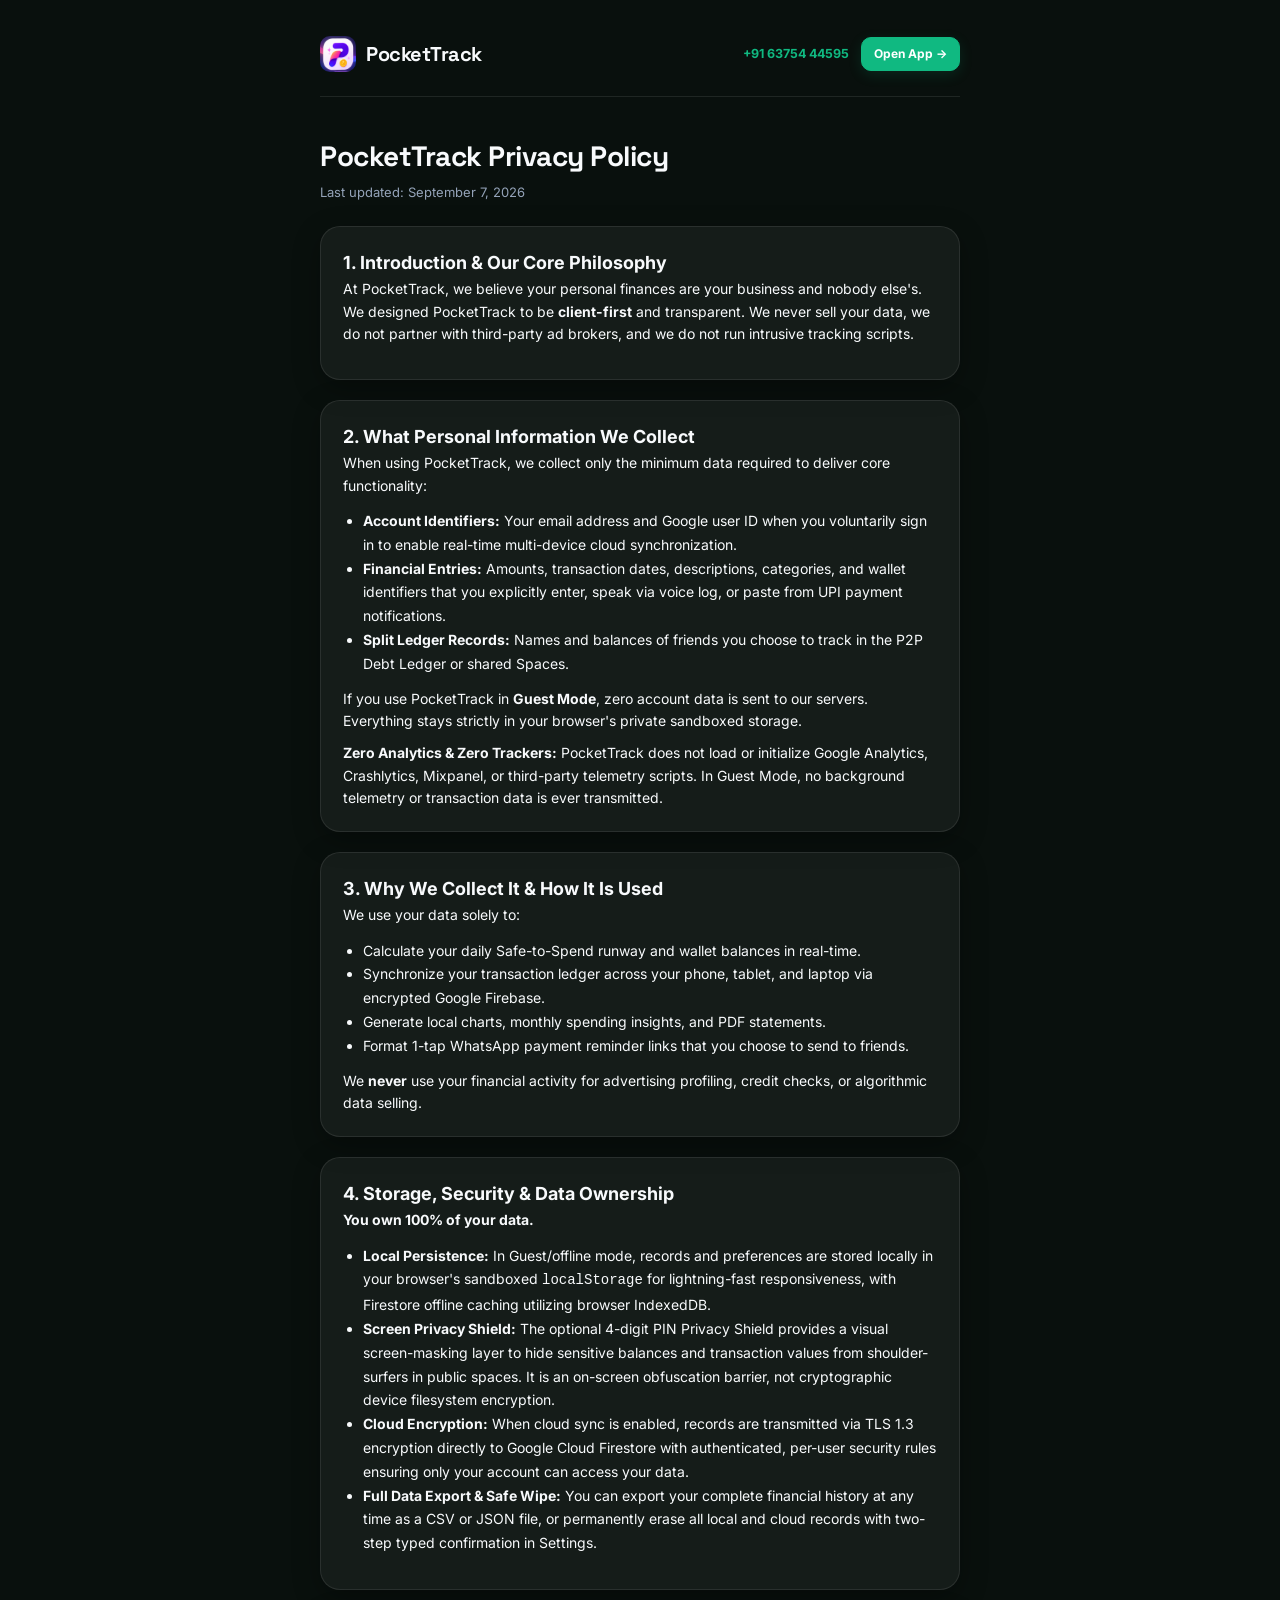
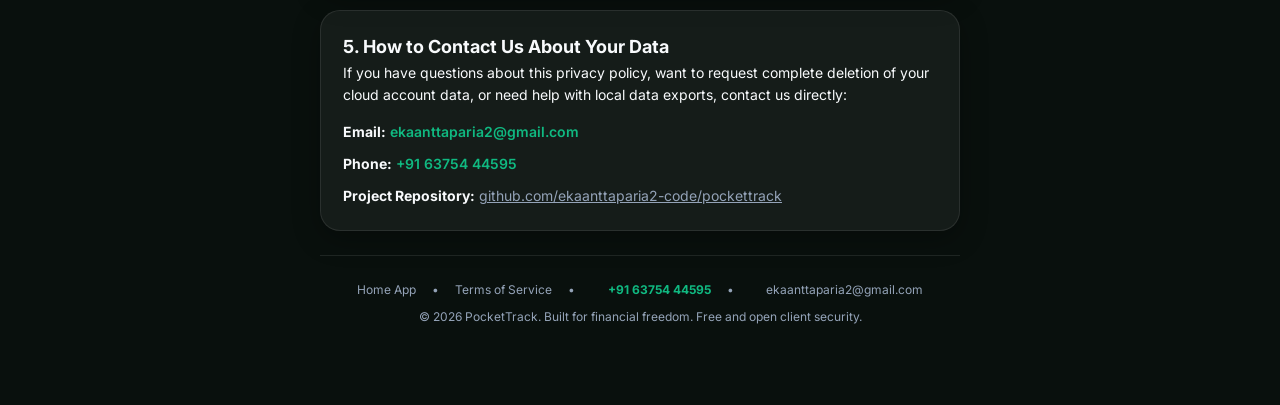
<file: privacy.html>
<!DOCTYPE html>
<html lang="en">
<head>
<meta charset="UTF-8"/>
<meta name="viewport" content="width=device-width, initial-scale=1.0, viewport-fit=cover"/>
<title>Privacy Policy — PocketTrack</title>
<meta name="description" content="Plain-language privacy policy for PocketTrack. Learn what information we collect, why we collect it, and how your data is protected."/>
<link rel="canonical" href="https://ekaanttaparia2-code-pockettrack.vercel.app/privacy.html"/>
<link rel="icon" type="image/png" sizes="192x192" href="icon-192.png"/>
<link rel="apple-touch-icon" href="icon-192.png"/>
<meta name="theme-color" content="#f8fafc"/>

<!-- Open Graph Meta Tags -->
<meta property="og:title" content="PocketTrack Privacy Policy"/>
<meta property="og:description" content="Learn what personal information PocketTrack collects, why it is collected, and our strict local-first privacy commitment."/>
<meta property="og:image" content="https://ekaanttaparia2-code-pockettrack.vercel.app/icon-512.png"/>
<meta property="og:url" content="https://ekaanttaparia2-code-pockettrack.vercel.app/privacy.html"/>
<meta property="og:type" content="website"/>
<meta name="twitter:card" content="summary"/>
<meta name="twitter:title" content="PocketTrack Privacy Policy"/>
<meta name="twitter:description" content="Plain-language privacy policy for PocketTrack. Client-side privacy and secure Firebase data sync."/>
<meta name="twitter:image" content="https://ekaanttaparia2-code-pockettrack.vercel.app/icon-512.png"/>

<link rel="preconnect" href="https://fonts.googleapis.com">
<link rel="preconnect" href="https://fonts.gstatic.com" crossorigin>
<link href="https://fonts.googleapis.com/css2?family=Inter:wght@400;500;600;700;800&family=Space+Grotesk:wght@600;700;800&display=swap" rel="stylesheet">
<link rel="stylesheet" href="styles.css">
<link rel="stylesheet" href="icons.css">

<!-- JSON-LD Structured Data -->
<script type="application/ld+json">
{
  "@context": "https://schema.org",
  "@type": "Organization",
  "name": "PocketTrack",
  "url": "https://ekaanttaparia2-code-pockettrack.vercel.app/",
  "logo": "https://ekaanttaparia2-code-pockettrack.vercel.app/icon-512.png",
  "description": "Clean, privacy-first personal finance and daily safe-to-spend tracker.",
  "telephone": "+91-63754-44595",
  "email": "ekaanttaparia2@gmail.com",
  "contactPoint": {
    "@type": "ContactPoint",
    "telephone": "+91-63754-44595",
    "contactType": "customer support",
    "areaServed": "IN",
    "availableLanguage": ["English", "Hindi"]
  }
}
</script>
</head>
<body style="background:var(--bg1);color:var(--text);font-family:'Inter',sans-serif;line-height:1.6;margin:0;padding:0;">

<div class="shell" style="max-width:680px;margin:0 auto;padding:24px 20px 80px;">
  <!-- Header with direct phone and email -->
  <header style="display:flex;align-items:center;justify-content:space-between;padding:12px 0 24px;border-bottom:1px solid var(--border);">
    <a href="index.html" style="display:flex;align-items:center;gap:10px;text-decoration:none;color:var(--text);">
      <img src="icon-192.png" alt="PocketTrack Logo" width="36" height="36" style="border-radius:10px;"/>
      <span style="font-family:'Space Grotesk',sans-serif;font-size:20px;font-weight:800;letter-spacing:-0.5px;">PocketTrack</span>
    </a>
    <div style="display:flex;align-items:center;gap:12px;">
      <a href="tel:+916375444595" style="color:var(--green);font-size:12.5px;font-weight:700;text-decoration:none;display:inline-flex;align-items:center;gap:4px;">
        <i class="ti ti-phone"></i> +91 63754 44595
      </a>
      <a href="index.html" class="btn btn-sm btn-primary" style="font-size:12px;padding:6px 12px;border-radius:10px;text-decoration:none;">Open App →</a>
    </div>
  </header>

  <main style="padding-top:24px;">
    <!-- Single Primary H1 for this page -->
    <h1 style="font-family:'Space Grotesk',sans-serif;font-size:28px;font-weight:800;letter-spacing:-0.5px;margin:0 0 8px;line-height:1.25;">
      PocketTrack Privacy Policy
    </h1>
    <p style="font-size:13px;color:var(--text-dim);margin:0 0 24px;">Last updated: September 7, 2026</p>

    <div class="card" style="padding:22px;border-radius:20px;background:var(--card);border:1px solid var(--border);margin-bottom:20px;">
      <h2 style="font-size:18px;font-weight:700;margin-top:0;color:var(--text);">1. Introduction &amp; Our Core Philosophy</h2>
      <p style="font-size:14px;color:var(--text-muted);margin:0 0 12px;">
        At PocketTrack, we believe your personal finances are your business and nobody else's. We designed PocketTrack to be <strong>client-first</strong> and transparent. We never sell your data, we do not partner with third-party ad brokers, and we do not run intrusive tracking scripts.
      </p>
    </div>

    <div class="card" style="padding:22px;border-radius:20px;background:var(--card);border:1px solid var(--border);margin-bottom:20px;">
      <h2 style="font-size:18px;font-weight:700;margin-top:0;color:var(--text);">2. What Personal Information We Collect</h2>
      <p style="font-size:14px;color:var(--text-muted);margin:0 0 12px;">
        When using PocketTrack, we collect only the minimum data required to deliver core functionality:
      </p>
      <ul style="padding-left:20px;font-size:14px;color:var(--text-muted);margin:0 0 12px;line-height:1.7;">
        <li><strong>Account Identifiers:</strong> Your email address and Google user ID when you voluntarily sign in to enable real-time multi-device cloud synchronization.</li>
        <li><strong>Financial Entries:</strong> Amounts, transaction dates, descriptions, categories, and wallet identifiers that you explicitly enter, speak via voice log, or paste from UPI payment notifications.</li>
        <li><strong>Split Ledger Records:</strong> Names and balances of friends you choose to track in the P2P Debt Ledger or shared Spaces.</li>
      </ul>
      <p style="font-size:14px;color:var(--text-muted);margin:0 0 10px;">
        If you use PocketTrack in <strong>Guest Mode</strong>, zero account data is sent to our servers. Everything stays strictly in your browser's private sandboxed storage.
      </p>
      <p style="font-size:14px;color:var(--text-muted);margin:0;">
        <strong>Zero Analytics &amp; Zero Trackers:</strong> PocketTrack does not load or initialize Google Analytics, Crashlytics, Mixpanel, or third-party telemetry scripts. In Guest Mode, no background telemetry or transaction data is ever transmitted.
      </p>
    </div>

    <div class="card" style="padding:22px;border-radius:20px;background:var(--card);border:1px solid var(--border);margin-bottom:20px;">
      <h2 style="font-size:18px;font-weight:700;margin-top:0;color:var(--text);">3. Why We Collect It &amp; How It Is Used</h2>
      <p style="font-size:14px;color:var(--text-muted);margin:0 0 12px;">We use your data solely to:</p>
      <ul style="padding-left:20px;font-size:14px;color:var(--text-muted);margin:0 0 12px;line-height:1.7;">
        <li>Calculate your daily Safe-to-Spend runway and wallet balances in real-time.</li>
        <li>Synchronize your transaction ledger across your phone, tablet, and laptop via encrypted Google Firebase.</li>
        <li>Generate local charts, monthly spending insights, and PDF statements.</li>
        <li>Format 1-tap WhatsApp payment reminder links that you choose to send to friends.</li>
      </ul>
      <p style="font-size:14px;color:var(--text-muted);margin:0;">
        We <strong>never</strong> use your financial activity for advertising profiling, credit checks, or algorithmic data selling.
      </p>
    </div>

    <div class="card" style="padding:22px;border-radius:20px;background:var(--card);border:1px solid var(--border);margin-bottom:20px;">
      <h2 style="font-size:18px;font-weight:700;margin-top:0;color:var(--text);">4. Storage, Security &amp; Data Ownership</h2>
      <p style="font-size:14px;color:var(--text-muted);margin:0 0 12px;">
        <strong>You own 100% of your data.</strong>
      </p>
      <ul style="padding-left:20px;font-size:14px;color:var(--text-muted);margin:0 0 12px;line-height:1.7;">
        <li><strong>Local Persistence:</strong> In Guest/offline mode, records and preferences are stored locally in your browser's sandboxed <code>localStorage</code> for lightning-fast responsiveness, with Firestore offline caching utilizing browser IndexedDB.</li>
        <li><strong>Screen Privacy Shield:</strong> The optional 4-digit PIN Privacy Shield provides a visual screen-masking layer to hide sensitive balances and transaction values from shoulder-surfers in public spaces. It is an on-screen obfuscation barrier, not cryptographic device filesystem encryption.</li>
        <li><strong>Cloud Encryption:</strong> When cloud sync is enabled, records are transmitted via TLS 1.3 encryption directly to Google Cloud Firestore with authenticated, per-user security rules ensuring only your account can access your data.</li>
        <li><strong>Full Data Export &amp; Safe Wipe:</strong> You can export your complete financial history at any time as a CSV or JSON file, or permanently erase all local and cloud records with two-step typed confirmation in Settings.</li>
      </ul>
    </div>

    <div class="card" id="contact" style="padding:22px;border-radius:20px;background:var(--card);border:1px solid var(--border);margin-bottom:24px;">
      <h2 style="font-size:18px;font-weight:700;margin-top:0;color:var(--text);">5. How to Contact Us About Your Data</h2>
      <p style="font-size:14px;color:var(--text-muted);margin:0 0 14px;">
        If you have questions about this privacy policy, want to request complete deletion of your cloud account data, or need help with local data exports, contact us directly:
      </p>
      <div style="display:flex;flex-direction:column;gap:10px;font-size:14px;">
        <div>
          <strong>Email:</strong> 
          <a href="mailto:ekaanttaparia2@gmail.com" style="color:var(--green);font-weight:600;text-decoration:none;">ekaanttaparia2@gmail.com</a>
        </div>
        <div>
          <strong>Phone:</strong> 
          <a href="tel:+916375444595" style="color:var(--green);font-weight:600;text-decoration:none;">+91 63754 44595</a>
        </div>
        <div>
          <strong>Project Repository:</strong> 
          <a href="https://github.com/ekaanttaparia2-code/pockettrack" target="_blank" rel="noopener" style="color:var(--text-dim);text-decoration:underline;">github.com/ekaanttaparia2-code/pockettrack</a>
        </div>
      </div>
    </div>
  </main>

  <footer style="text-align:center;padding-top:24px;border-top:1px solid var(--border);font-size:12px;color:var(--text-dim);display:flex;flex-direction:column;gap:8px;">
    <div style="display:flex;justify-content:center;gap:16px;flex-wrap:wrap;">
      <a href="index.html" style="color:var(--text-dim);text-decoration:none;">Home App</a>
      <span>•</span>
      <a href="terms.html" style="color:var(--text-dim);text-decoration:none;">Terms of Service</a>
      <span>•</span>
      <a href="tel:+916375444595" style="color:var(--green);font-weight:700;text-decoration:none;"><i class="ti ti-phone"></i> +91 63754 44595</a>
      <span>•</span>
      <a href="mailto:ekaanttaparia2@gmail.com" style="color:var(--text-dim);text-decoration:none;"><i class="ti ti-mail"></i> ekaanttaparia2@gmail.com</a>
    </div>
    <p style="margin:0;">© 2026 PocketTrack. Built for financial freedom. Free and open client security.</p>
  </footer>
</div>

</body>
</html>
</file>
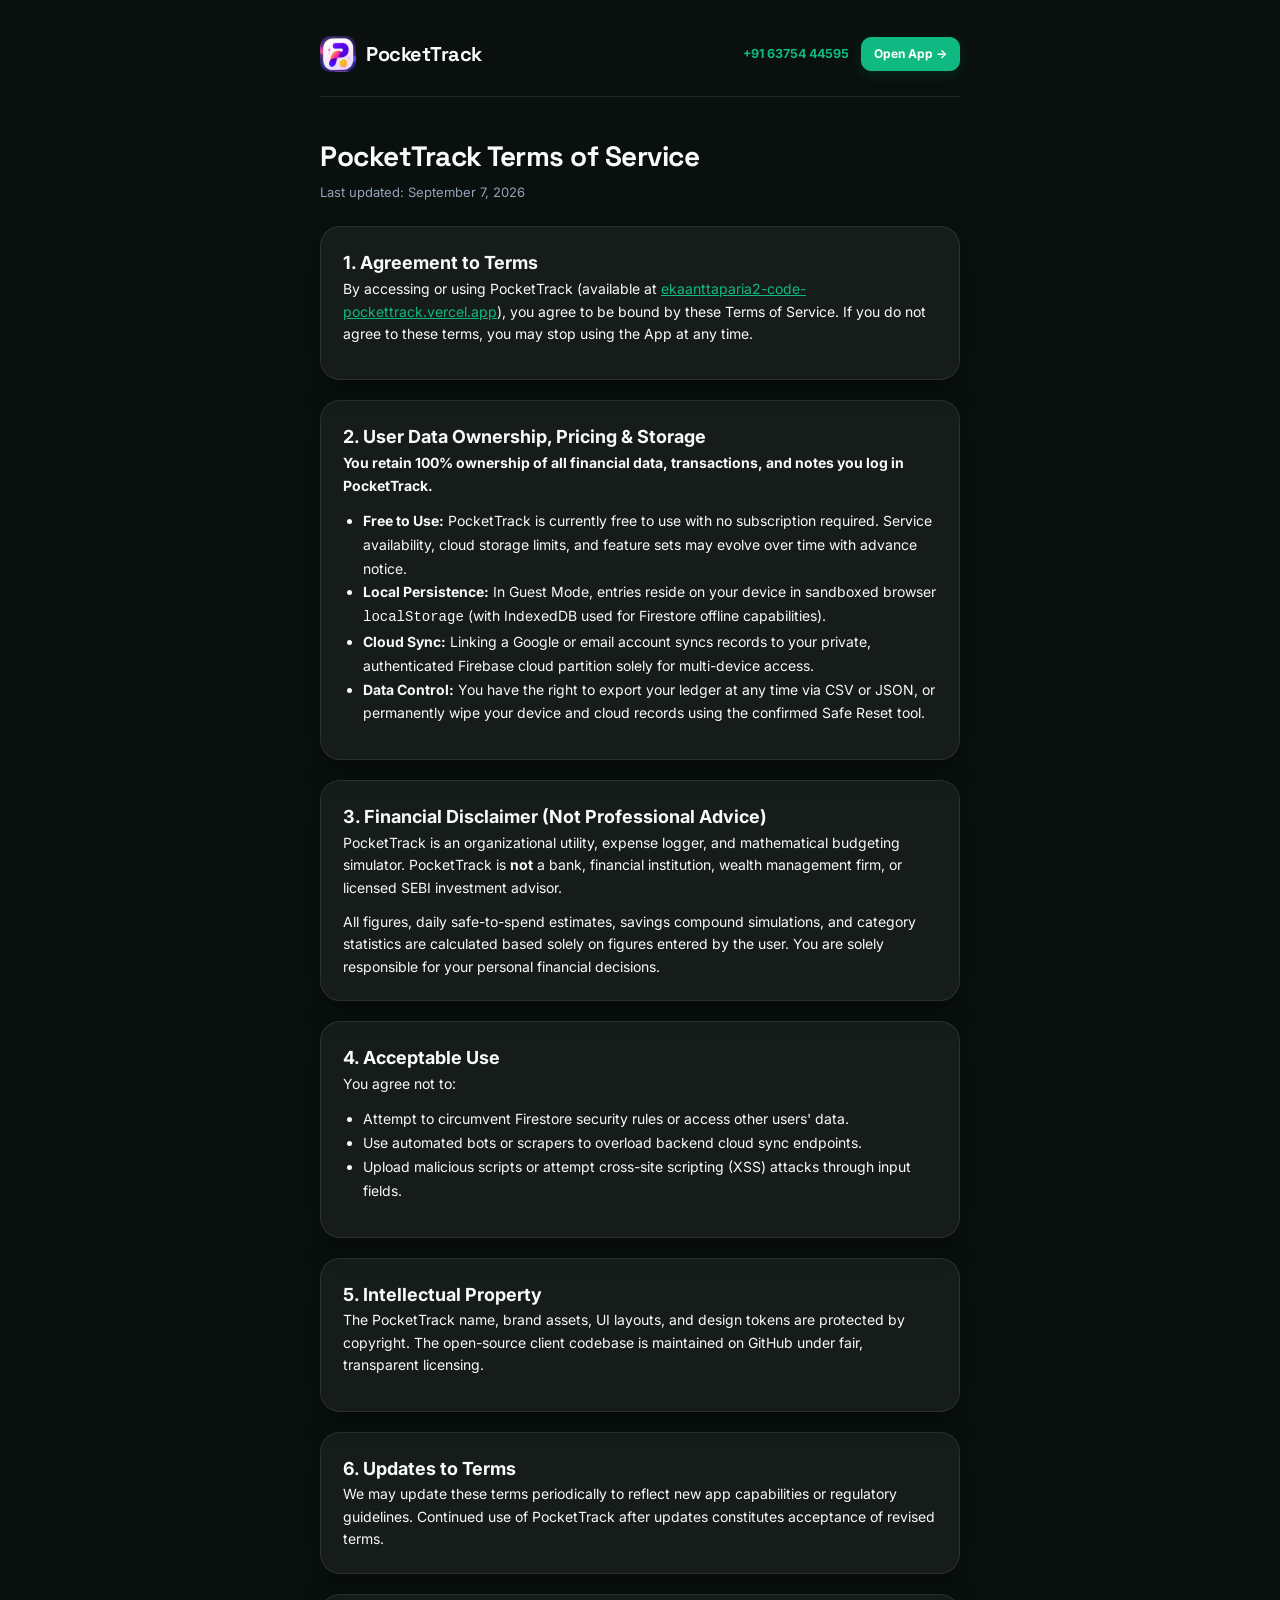
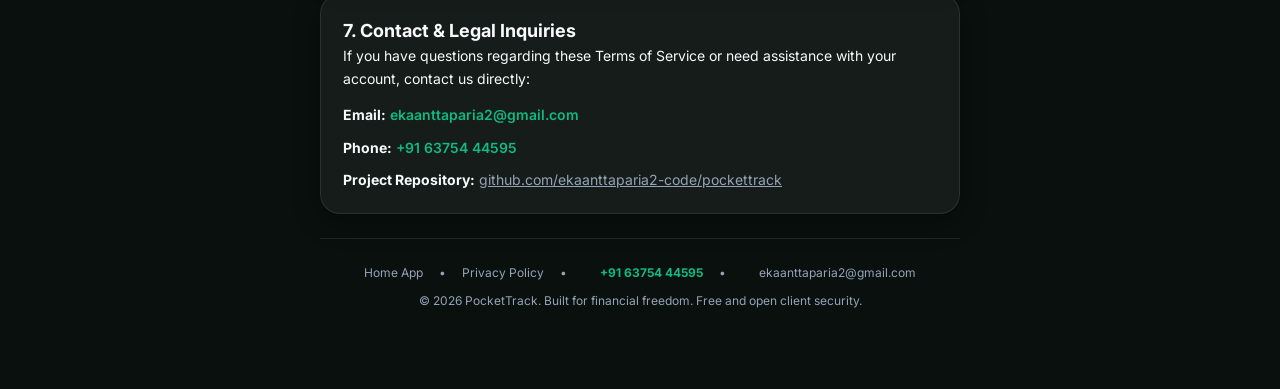
<file: terms.html>
<!DOCTYPE html>
<html lang="en">
<head>
<meta charset="UTF-8"/>
<meta name="viewport" content="width=device-width, initial-scale=1.0, viewport-fit=cover"/>
<title>Terms of Service — PocketTrack</title>
<meta name="description" content="Terms of Service and Conditions for PocketTrack. Learn about user rights, local data ownership, and transparent usage guidelines."/>
<link rel="canonical" href="https://ekaanttaparia2-code-pockettrack.vercel.app/terms.html"/>
<link rel="icon" type="image/png" sizes="192x192" href="icon-192.png"/>
<link rel="apple-touch-icon" href="icon-192.png"/>
<meta name="theme-color" content="#f8fafc"/>

<!-- Open Graph Meta Tags -->
<meta property="og:title" content="PocketTrack Terms of Service"/>
<meta property="og:description" content="Clear, fair, and transparent Terms of Service for PocketTrack clean personal finance tracker."/>
<meta property="og:image" content="https://ekaanttaparia2-code-pockettrack.vercel.app/icon-512.png"/>
<meta property="og:url" content="https://ekaanttaparia2-code-pockettrack.vercel.app/terms.html"/>
<meta property="og:type" content="website"/>
<meta name="twitter:card" content="summary"/>
<meta name="twitter:title" content="PocketTrack Terms of Service"/>
<meta name="twitter:description" content="Fair, plain-language Terms of Service for PocketTrack."/>
<meta name="twitter:image" content="https://ekaanttaparia2-code-pockettrack.vercel.app/icon-512.png"/>

<link rel="preconnect" href="https://fonts.googleapis.com">
<link rel="preconnect" href="https://fonts.gstatic.com" crossorigin>
<link href="https://fonts.googleapis.com/css2?family=Inter:wght@400;500;600;700;800&family=Space+Grotesk:wght@600;700;800&display=swap" rel="stylesheet">
<link rel="stylesheet" href="styles.css">
<link rel="stylesheet" href="icons.css">

<!-- JSON-LD Structured Data -->
<script type="application/ld+json">
{
  "@context": "https://schema.org",
  "@type": "Organization",
  "name": "PocketTrack",
  "url": "https://ekaanttaparia2-code-pockettrack.vercel.app/",
  "logo": "https://ekaanttaparia2-code-pockettrack.vercel.app/icon-512.png",
  "description": "Clean, privacy-first personal finance and daily safe-to-spend tracker.",
  "telephone": "+91-63754-44595",
  "email": "ekaanttaparia2@gmail.com",
  "contactPoint": {
    "@type": "ContactPoint",
    "telephone": "+91-63754-44595",
    "contactType": "customer support",
    "areaServed": "IN",
    "availableLanguage": ["English", "Hindi"]
  }
}
</script>
</head>
<body style="background:var(--bg1);color:var(--text);font-family:'Inter',sans-serif;line-height:1.6;margin:0;padding:0;">

<div class="shell" style="max-width:680px;margin:0 auto;padding:24px 20px 80px;">
  <!-- Header with direct phone and email -->
  <header style="display:flex;align-items:center;justify-content:space-between;padding:12px 0 24px;border-bottom:1px solid var(--border);">
    <a href="index.html" style="display:flex;align-items:center;gap:10px;text-decoration:none;color:var(--text);">
      <img src="icon-192.png" alt="PocketTrack Logo" width="36" height="36" style="border-radius:10px;"/>
      <span style="font-family:'Space Grotesk',sans-serif;font-size:20px;font-weight:800;letter-spacing:-0.5px;">PocketTrack</span>
    </a>
    <div style="display:flex;align-items:center;gap:12px;">
      <a href="tel:+916375444595" style="color:var(--green);font-size:12.5px;font-weight:700;text-decoration:none;display:inline-flex;align-items:center;gap:4px;">
        <i class="ti ti-phone"></i> +91 63754 44595
      </a>
      <a href="index.html" class="btn btn-sm btn-primary" style="font-size:12px;padding:6px 12px;border-radius:10px;text-decoration:none;">Open App →</a>
    </div>
  </header>

  <main style="padding-top:24px;">
    <!-- Single Primary H1 for this page -->
    <h1 style="font-family:'Space Grotesk',sans-serif;font-size:28px;font-weight:800;letter-spacing:-0.5px;margin:0 0 8px;line-height:1.25;">
      PocketTrack Terms of Service
    </h1>
    <p style="font-size:13px;color:var(--text-dim);margin:0 0 24px;">Last updated: September 7, 2026</p>

    <!-- 1. Agreement to Terms -->
    <div class="card" style="padding:22px;border-radius:20px;background:var(--card);border:1px solid var(--border);margin-bottom:20px;">
      <h2 style="font-size:18px;font-weight:700;margin-top:0;color:var(--text);">1. Agreement to Terms</h2>
      <p style="font-size:14px;color:var(--text-muted);margin:0 0 12px;">
        By accessing or using PocketTrack (available at <a href="https://ekaanttaparia2-code-pockettrack.vercel.app/" style="color:var(--green);text-decoration:underline;">ekaanttaparia2-code-pockettrack.vercel.app</a>), you agree to be bound by these Terms of Service. If you do not agree to these terms, you may stop using the App at any time.
      </p>
    </div>

    <!-- 2. Data Ownership, Pricing & Local-First Architecture -->
    <div class="card" style="padding:22px;border-radius:20px;background:var(--card);border:1px solid var(--border);margin-bottom:20px;">
      <h2 style="font-size:18px;font-weight:700;margin-top:0;color:var(--text);">2. User Data Ownership, Pricing &amp; Storage</h2>
      <p style="font-size:14px;color:var(--text-muted);margin:0 0 12px;">
        <strong>You retain 100% ownership of all financial data, transactions, and notes you log in PocketTrack.</strong>
      </p>
      <ul style="padding-left:20px;font-size:14px;color:var(--text-muted);margin:0 0 12px;line-height:1.7;">
        <li><strong>Free to Use:</strong> PocketTrack is currently free to use with no subscription required. Service availability, cloud storage limits, and feature sets may evolve over time with advance notice.</li>
        <li><strong>Local Persistence:</strong> In Guest Mode, entries reside on your device in sandboxed browser <code>localStorage</code> (with IndexedDB used for Firestore offline capabilities).</li>
        <li><strong>Cloud Sync:</strong> Linking a Google or email account syncs records to your private, authenticated Firebase cloud partition solely for multi-device access.</li>
        <li><strong>Data Control:</strong> You have the right to export your ledger at any time via CSV or JSON, or permanently wipe your device and cloud records using the confirmed Safe Reset tool.</li>
      </ul>
    </div>

    <!-- 3. Purpose & Financial Disclaimer -->
    <div class="card" style="padding:22px;border-radius:20px;background:var(--card);border:1px solid var(--border);margin-bottom:20px;">
      <h2 style="font-size:18px;font-weight:700;margin-top:0;color:var(--text);">3. Financial Disclaimer (Not Professional Advice)</h2>
      <p style="font-size:14px;color:var(--text-muted);margin:0 0 12px;">
        PocketTrack is an organizational utility, expense logger, and mathematical budgeting simulator. PocketTrack is <strong>not</strong> a bank, financial institution, wealth management firm, or licensed SEBI investment advisor.
      </p>
      <p style="font-size:14px;color:var(--text-muted);margin:0;">
        All figures, daily safe-to-spend estimates, savings compound simulations, and category statistics are calculated based solely on figures entered by the user. You are solely responsible for your personal financial decisions.
      </p>
    </div>

    <!-- 4. Acceptable Use -->
    <div class="card" style="padding:22px;border-radius:20px;background:var(--card);border:1px solid var(--border);margin-bottom:20px;">
      <h2 style="font-size:18px;font-weight:700;margin-top:0;color:var(--text);">4. Acceptable Use</h2>
      <p style="font-size:14px;color:var(--text-muted);margin:0 0 12px;">You agree not to:</p>
      <ul style="padding-left:20px;font-size:14px;color:var(--text-muted);margin:0 0 12px;line-height:1.7;">
        <li>Attempt to circumvent Firestore security rules or access other users' data.</li>
        <li>Use automated bots or scrapers to overload backend cloud sync endpoints.</li>
        <li>Upload malicious scripts or attempt cross-site scripting (XSS) attacks through input fields.</li>
      </ul>
    </div>

    <!-- 5. Intellectual Property -->
    <div class="card" style="padding:22px;border-radius:20px;background:var(--card);border:1px solid var(--border);margin-bottom:20px;">
      <h2 style="font-size:18px;font-weight:700;margin-top:0;color:var(--text);">5. Intellectual Property</h2>
      <p style="font-size:14px;color:var(--text-muted);margin:0 0 12px;">
        The PocketTrack name, brand assets, UI layouts, and design tokens are protected by copyright. The open-source client codebase is maintained on GitHub under fair, transparent licensing.
      </p>
    </div>

    <!-- 6. Modifications & Updates -->
    <div class="card" style="padding:22px;border-radius:20px;background:var(--card);border:1px solid var(--border);margin-bottom:20px;">
      <h2 style="font-size:18px;font-weight:700;margin-top:0;color:var(--text);">6. Updates to Terms</h2>
      <p style="font-size:14px;color:var(--text-muted);margin:0;">
        We may update these terms periodically to reflect new app capabilities or regulatory guidelines. Continued use of PocketTrack after updates constitutes acceptance of revised terms.
      </p>
    </div>

    <!-- 7. Contact Information -->
    <div class="card" id="contact" style="padding:22px;border-radius:20px;background:var(--card);border:1px solid var(--border);margin-bottom:24px;">
      <h2 style="font-size:18px;font-weight:700;margin-top:0;color:var(--text);">7. Contact &amp; Legal Inquiries</h2>
      <p style="font-size:14px;color:var(--text-muted);margin:0 0 14px;">
        If you have questions regarding these Terms of Service or need assistance with your account, contact us directly:
      </p>
      <div style="display:flex;flex-direction:column;gap:10px;font-size:14px;">
        <div>
          <strong>Email:</strong> 
          <a href="mailto:ekaanttaparia2@gmail.com" style="color:var(--green);font-weight:600;text-decoration:none;">ekaanttaparia2@gmail.com</a>
        </div>
        <div>
          <strong>Phone:</strong> 
          <a href="tel:+916375444595" style="color:var(--green);font-weight:600;text-decoration:none;">+91 63754 44595</a>
        </div>
        <div>
          <strong>Project Repository:</strong> 
          <a href="https://github.com/ekaanttaparia2-code/pockettrack" target="_blank" rel="noopener" style="color:var(--text-dim);text-decoration:underline;">github.com/ekaanttaparia2-code/pockettrack</a>
        </div>
      </div>
    </div>
  </main>

  <footer style="text-align:center;padding-top:24px;border-top:1px solid var(--border);font-size:12px;color:var(--text-dim);display:flex;flex-direction:column;gap:8px;">
    <div style="display:flex;justify-content:center;gap:16px;flex-wrap:wrap;">
      <a href="index.html" style="color:var(--text-dim);text-decoration:none;">Home App</a>
      <span>•</span>
      <a href="privacy.html" style="color:var(--text-dim);text-decoration:none;">Privacy Policy</a>
      <span>•</span>
      <a href="tel:+916375444595" style="color:var(--green);font-weight:700;text-decoration:none;"><i class="ti ti-phone"></i> +91 63754 44595</a>
      <span>•</span>
      <a href="mailto:ekaanttaparia2@gmail.com" style="color:var(--text-dim);text-decoration:none;"><i class="ti ti-mail"></i> ekaanttaparia2@gmail.com</a>
    </div>
    <p style="margin:0;">© 2026 PocketTrack. Built for financial freedom. Free and open client security.</p>
  </footer>
</div>

</body>
</html>
</file>
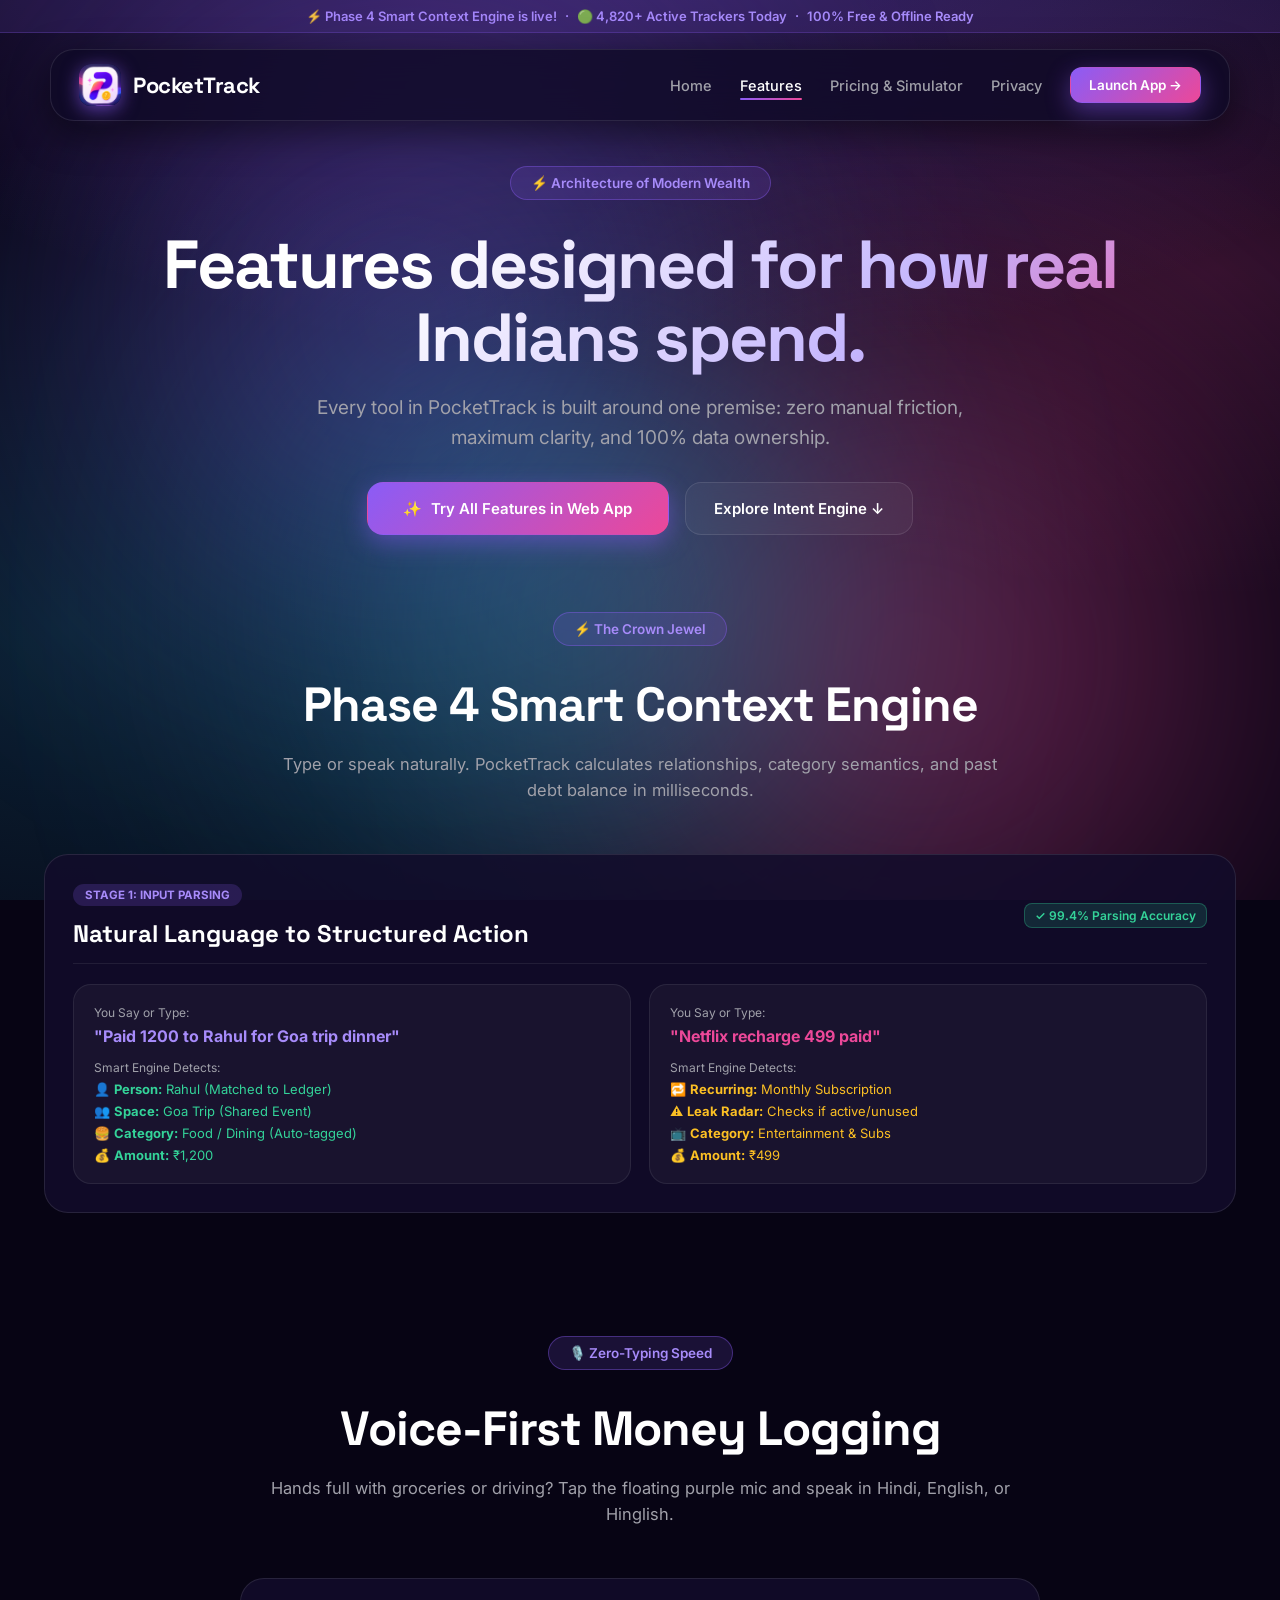
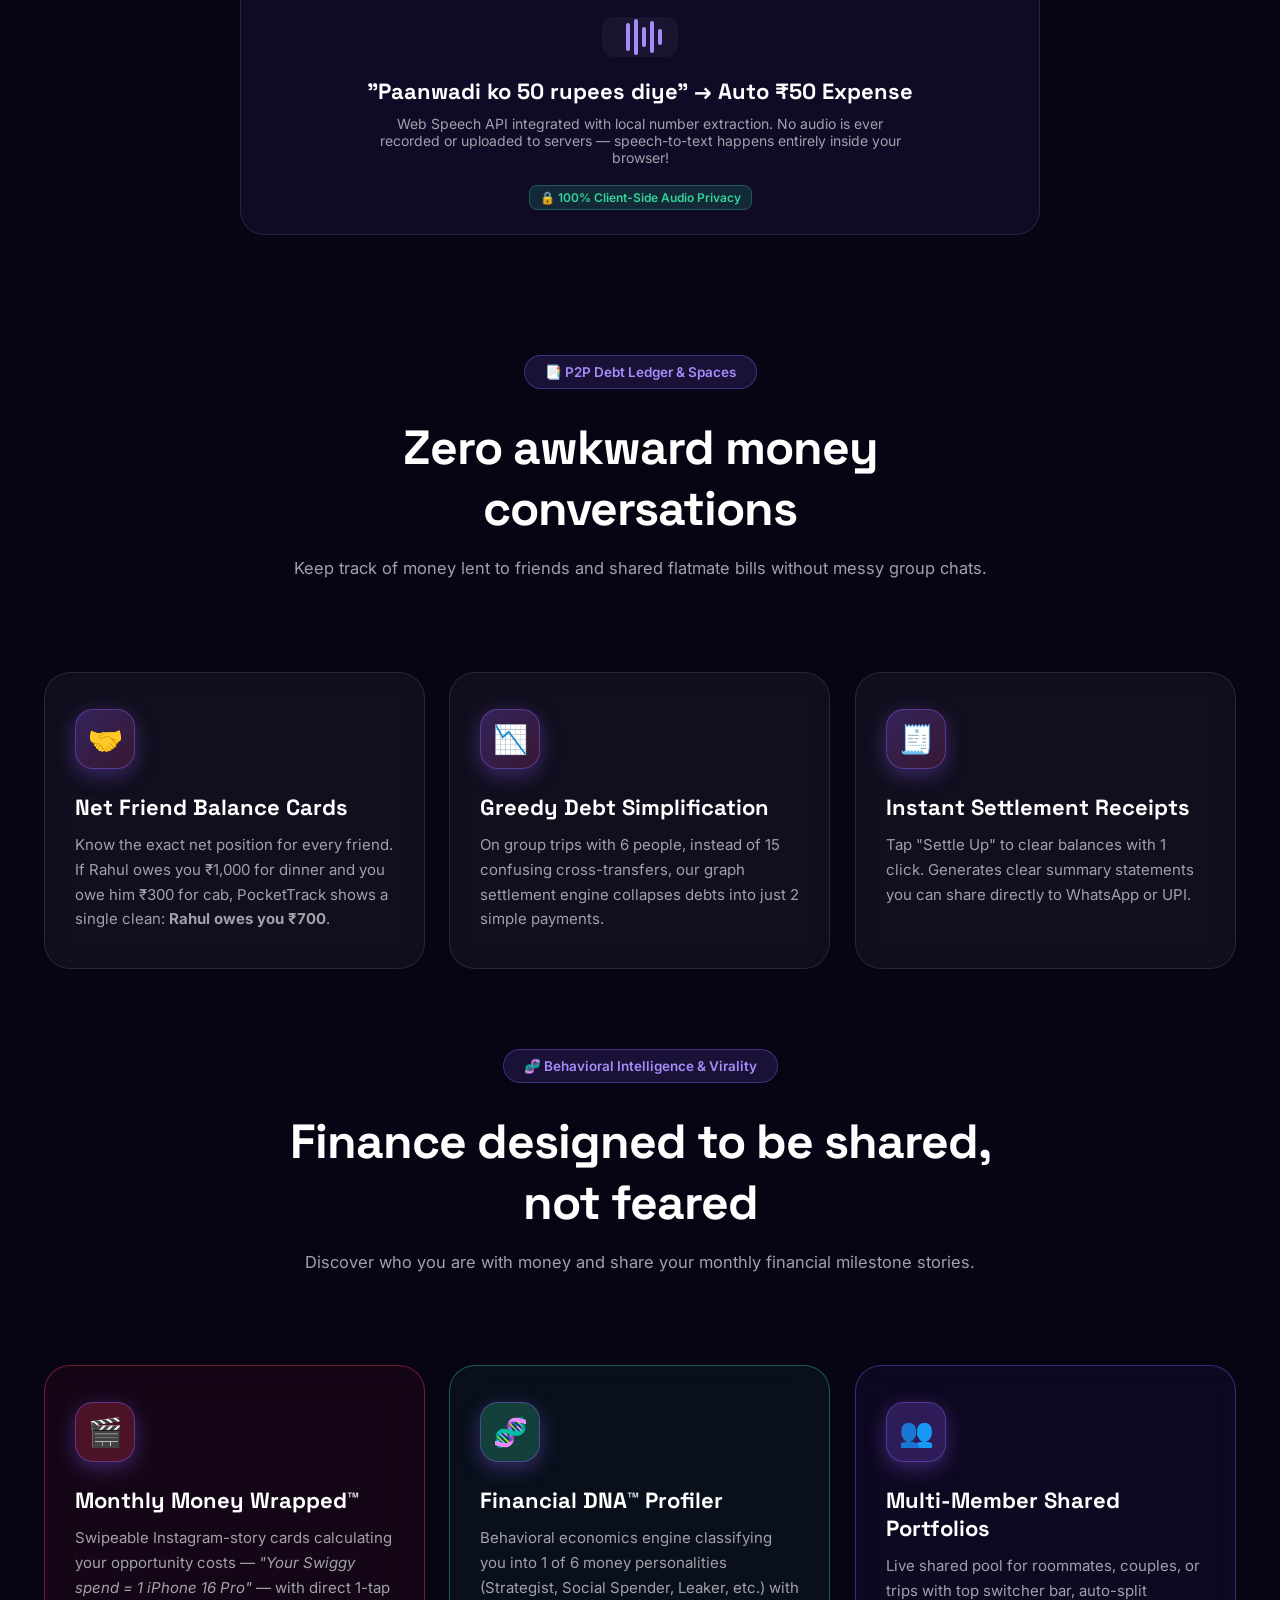
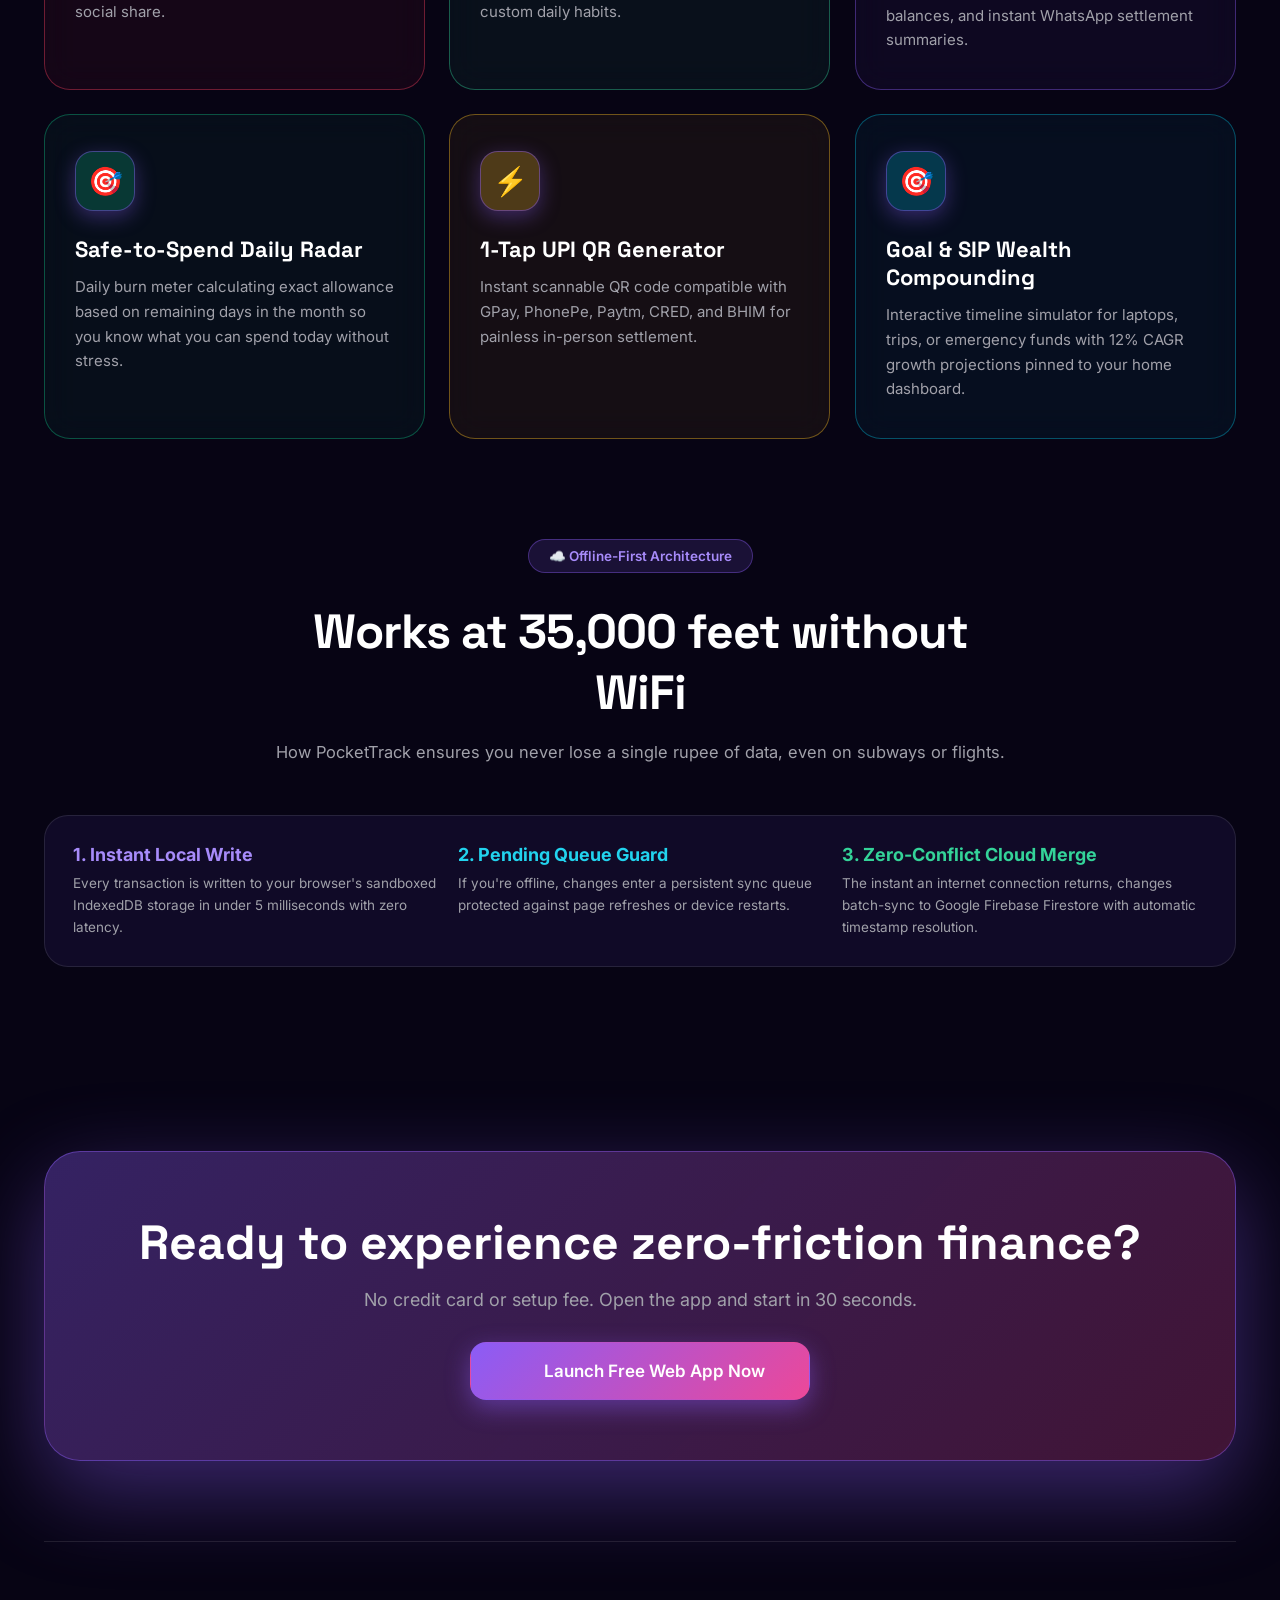
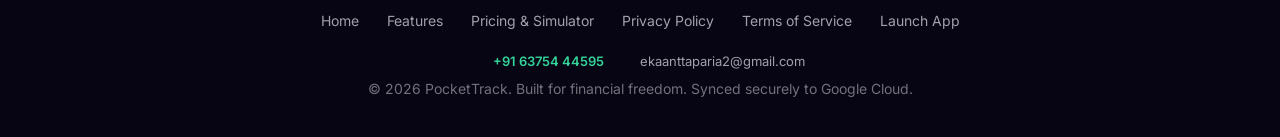
<file: website/features.html>
<!DOCTYPE html>
<html lang="en">
<head>
<meta charset="UTF-8"/>
<meta name="viewport" content="width=device-width, initial-scale=1, viewport-fit=cover"/>
<title>Features & Intelligence — PocketTrack</title>
<meta name="description" content="Explore PocketTrack's Phase 4 Smart Context Engine, Voice Money Log, P2P Debt Ledger, and Splitwise Spaces."/>
<link rel="canonical" href="https://ekaanttaparia2-code-pockettrack.vercel.app/website/features.html"/>
<link rel="icon" type="image/png" sizes="192x192" href="../icon-192.png"/>
<link rel="preconnect" href="https://fonts.googleapis.com">
<link rel="preconnect" href="https://fonts.gstatic.com" crossorigin>
<link href="https://fonts.googleapis.com/css2?family=Inter:wght@400;500;600;700&family=Space+Grotesk:wght@500;600;700;800&display=swap" rel="stylesheet">
<link rel="stylesheet" href="../icons.css">
<link rel="stylesheet" href="style.css">
<script>
function launchPocketTrackApp(e) {
  if (e && e.preventDefault) e.preventDefault();
  var loc = window.location;
  if (loc.protocol === 'file:') {
    var p = loc.pathname;
    loc.href = (p.indexOf('/website/') !== -1 || p.indexOf('\\website\\') !== -1) ? '../app.html' : 'app.html';
    return false;
  }
  var path = loc.pathname || '/';
  var wIdx = path.indexOf('/website');
  if (wIdx !== -1) {
    var repo = path.substring(0, wIdx);
    loc.href = (repo ? repo : '') + '/app.html';
    return false;
  }
  var repoPath = path.substring(0, path.lastIndexOf('/'));
  loc.href = (repoPath ? repoPath : '') + '/app.html';
  return false;
}

function toggleMobileNav(e) {
  if (e && e.preventDefault) e.preventDefault();
  var d = document.getElementById('mobile-menu-drawer');
  if (!d) return;
  var isOpen = (d.style.display === 'flex');
  d.style.display = isOpen ? 'none' : 'flex';
  var icon = document.getElementById('nav-toggle-icon');
  if (icon) {
    icon.className = isOpen ? 'ti ti-menu-2' : 'ti ti-x';
  }
}
</script>
<style>
.flow-card {
  background: rgba(18, 12, 43, 0.85);
  border: 1px solid var(--border-glass);
  border-radius: 24px;
  padding: 28px;
  margin-bottom: 24px;
  backdrop-filter: blur(20px);
}
.flow-step-badge {
  display: inline-block;
  padding: 4px 12px;
  border-radius: 99px;
  background: rgba(139, 92, 246, 0.2);
  color: var(--primary-bright);
  font-size: 11.5px;
  font-weight: 700;
  margin-bottom: 12px;
}
.soundwave {
  display: flex;
  align-items: center;
  gap: 4px;
  height: 40px;
  padding: 0 16px;
  background: rgba(255, 255, 255, 0.04);
  border-radius: 12px;
  width: fit-content;
  margin: 16px 0;
}
.wave-bar {
  width: 4px;
  background: var(--primary-bright);
  border-radius: 4px;
  animation: soundwave 1.2s infinite ease-in-out alternate;
}
.wave-bar:nth-child(2) { animation-delay: -0.2s; height: 28px; }
.wave-bar:nth-child(3) { animation-delay: -0.4s; height: 36px; }
.wave-bar:nth-child(4) { animation-delay: -0.6s; height: 20px; }
.wave-bar:nth-child(5) { animation-delay: -0.8s; height: 32px; }
.wave-bar:nth-child(6) { animation-delay: -1.0s; height: 16px; }
@keyframes soundwave {
  0% { height: 8px; }
  100% { height: 34px; }
}
.intent-badge {
  background: rgba(52, 211, 153, 0.15);
  color: var(--accent-green);
  border: 1px solid rgba(52, 211, 153, 0.3);
  padding: 4px 10px;
  border-radius: 8px;
  font-size: 12px;
  font-weight: 600;
}
</style>
</head>
<body>

<div class="top-bar-live">
  <span>⚡ Phase 4 Smart Context Engine is live!</span>
  <span>·</span>
  <span>🟢 4,820+ Active Trackers Today</span>
  <span>·</span>
  <span>100% Free &amp; Offline Ready</span>
</div>

<div class="aurora-bg">
  <div class="aurora-orb orb-1"></div>
  <div class="aurora-orb orb-2"></div>
  <div class="aurora-orb orb-3"></div>
</div>

<div class="container">
  <header class="navbar">
    <a href="index.html" class="nav-brand">
      <img src="../icon-192.png" alt="PocketTrack" class="nav-logo">
      <span class="nav-title">PocketTrack</span>
    </a>
    <ul class="nav-links">
      <li class="nav-item-link"><a href="index.html" class="nav-link">Home</a></li>
      <li class="nav-item-link"><a href="features.html" class="nav-link active">Features</a></li>
      <li class="nav-item-link"><a href="pricing.html" class="nav-link">Pricing &amp; Simulator</a></li>
      <li class="nav-item-link"><a href="../privacy.html" class="nav-link">Privacy</a></li>
      <li class="nav-item-launch"><a href="#" onclick="launchPocketTrackApp(event);return false;" class="btn btn-primary btn-launch-nav" style="padding:9px 18px;font-size:13.5px;border-radius:12px;">Launch App →</a></li>
    </ul>
    <button class="nav-toggle-btn" id="nav-toggle-btn" onclick="toggleMobileNav(event)" aria-label="Toggle Navigation Menu">
      <i class="ti ti-menu-2" id="nav-toggle-icon"></i>
    </button>
  </header>

  <nav class="mobile-menu-drawer" id="mobile-menu-drawer" style="display:none;" aria-label="Mobile Navigation Menu">
    <a href="index.html"><span>🏠 Home</span> <i class="ti ti-chevron-right"></i></a>
    <a href="features.html" class="active"><span>⚡ Features &amp; Architecture</span> <i class="ti ti-chevron-right"></i></a>
    <a href="pricing.html"><span>💰 Pricing &amp; Simulator</span> <i class="ti ti-chevron-right"></i></a>
    <a href="../privacy.html"><span>🛡️ Privacy Policy</span> <i class="ti ti-chevron-right"></i></a>
    <a href="../terms.html"><span>📜 Terms of Service</span> <i class="ti ti-chevron-right"></i></a>
    <a href="#" onclick="launchPocketTrackApp(event);return false;" style="background:linear-gradient(135deg,#10b981,#059669);color:#fff;font-weight:700;"><span>🚀 Launch Web App</span> <i class="ti ti-arrow-right"></i></a>
    <div style="padding-top:10px;border-top:1px solid rgba(255,255,255,0.1);display:flex;justify-content:space-between;font-size:13px;color:var(--text-muted);">
      <a href="tel:+916375444595" style="background:none;padding:0;color:var(--accent-green);"><i class="ti ti-phone"></i> +91 63754 44595</a>
      <a href="mailto:ekaanttaparia2@gmail.com" style="background:none;padding:0;color:var(--text-muted);"><i class="ti ti-mail"></i> Email</a>
    </div>
  </nav>

  <main>
    <section class="hero">
      <div class="pill-badge">⚡ Architecture of Modern Wealth</div>
      <h1 class="hero-title">Features designed for how real Indians spend.</h1>
      <p class="hero-desc">Every tool in PocketTrack is built around one premise: zero manual friction, maximum clarity, and 100% data ownership.</p>
      
      <div class="hero-cta-group">
        <a href="#" onclick="launchPocketTrackApp(event);return false;" class="btn btn-primary" style="padding:16px 36px;"><i class="ti ti-sparkles"></i> Try All Features in Web App</a>
        <a href="#intent-engine" class="btn btn-glass" style="padding:16px 28px;">Explore Intent Engine ↓</a>
      </div>
    </section>

    <!-- Stage 1: Smart Context & Intent Engine -->
    <section id="intent-engine" class="reality-section" style="padding-top:20px;">
      <div class="section-head">
        <div class="pill-badge">⚡ The Crown Jewel</div>
        <h2 class="section-title">Phase 4 Smart Context Engine</h2>
        <p class="section-subtitle">Type or speak naturally. PocketTrack calculates relationships, category semantics, and past debt balance in milliseconds.</p>
      </div>

      <div class="flow-card">
        <div style="display:flex;justify-content:space-between;align-items:center;margin-bottom:20px;border-bottom:1px solid rgba(255,255,255,0.08);padding-bottom:14px;flex-wrap:wrap;gap:10px;">
          <div>
            <span class="flow-step-badge">STAGE 1: INPUT PARSING</span>
            <h3 style="font-size:24px;font-family:'Space Grotesk',sans-serif;">Natural Language to Structured Action</h3>
          </div>
          <span class="intent-badge">✓ 99.4% Parsing Accuracy</span>
        </div>

        <div style="display:grid;grid-template-columns:repeat(auto-fit, minmax(280px, 1fr));gap:18px;">
          <div style="background:rgba(255,255,255,0.04);border:1px solid rgba(255,255,255,0.08);border-radius:18px;padding:20px;">
            <div style="font-size:12px;color:var(--text-muted);margin-bottom:6px;">You Say or Type:</div>
            <div style="font-size:16px;font-weight:700;color:var(--primary-bright);margin-bottom:14px;">"Paid 1200 to Rahul for Goa trip dinner"</div>
            <div style="font-size:12px;color:var(--text-muted);margin-bottom:6px;">Smart Engine Detects:</div>
            <ul style="list-style:none;font-size:13px;display:flex;flex-direction:column;gap:6px;color:var(--accent-green);">
              <li>👤 <b>Person:</b> Rahul (Matched to Ledger)</li>
              <li>👥 <b>Space:</b> Goa Trip (Shared Event)</li>
              <li>🍔 <b>Category:</b> Food / Dining (Auto-tagged)</li>
              <li>💰 <b>Amount:</b> ₹1,200</li>
            </ul>
          </div>

          <div style="background:rgba(255,255,255,0.04);border:1px solid rgba(255,255,255,0.08);border-radius:18px;padding:20px;">
            <div style="font-size:12px;color:var(--text-muted);margin-bottom:6px;">You Say or Type:</div>
            <div style="font-size:16px;font-weight:700;color:var(--secondary);margin-bottom:14px;">"Netflix recharge 499 paid"</div>
            <div style="font-size:12px;color:var(--text-muted);margin-bottom:6px;">Smart Engine Detects:</div>
            <ul style="list-style:none;font-size:13px;display:flex;flex-direction:column;gap:6px;color:var(--accent-amber);">
              <li>🔁 <b>Recurring:</b> Monthly Subscription</li>
              <li>⚠️ <b>Leak Radar:</b> Checks if active/unused</li>
              <li>📺 <b>Category:</b> Entertainment &amp; Subs</li>
              <li>💰 <b>Amount:</b> ₹499</li>
            </ul>
          </div>
        </div>
      </div>
    </section>

    <!-- Stage 2: Natural Speech Recognition -->
    <section class="reality-section" style="padding-top:20px;">
      <div class="section-head">
        <div class="pill-badge">🎙️ Zero-Typing Speed</div>
        <h2 class="section-title">Voice-First Money Logging</h2>
        <p class="section-subtitle">Hands full with groceries or driving? Tap the floating purple mic and speak in Hindi, English, or Hinglish.</p>
      </div>

      <div class="flow-card" style="text-align:center;max-width:800px;margin:0 auto 40px;">
        <div class="soundwave" style="margin:10px auto 20px;">
          <div class="wave-bar"></div>
          <div class="wave-bar"></div>
          <div class="wave-bar"></div>
          <div class="wave-bar"></div>
          <div class="wave-bar"></div>
          <div class="wave-bar"></div>
        </div>
        <h3 style="font-size:22px;font-family:'Space Grotesk',sans-serif;margin-bottom:10px;">"Paanwadi ko 50 rupees diye" → Auto ₹50 Expense</h3>
        <p style="font-size:14px;color:var(--text-muted);max-width:540px;margin:0 auto 20px;">Web Speech API integrated with local number extraction. No audio is ever recorded or uploaded to servers — speech-to-text happens entirely inside your browser!</p>
        <span class="intent-badge">🔒 100% Client-Side Audio Privacy</span>
      </div>
    </section>

    <!-- Stage 3: P2P Debt Ledger & Splitwise Spaces -->
    <section class="superpowers-section">
      <div class="section-head">
        <div class="pill-badge">📑 P2P Debt Ledger &amp; Spaces</div>
        <h2 class="section-title">Zero awkward money conversations</h2>
        <p class="section-subtitle">Keep track of money lent to friends and shared flatmate bills without messy group chats.</p>
      </div>

      <div class="grid-features">
        <div class="card-glass">
          <div class="card-icon-wrap">🤝</div>
          <h3 class="card-title">Net Friend Balance Cards</h3>
          <p class="card-text">Know the exact net position for every friend. If Rahul owes you ₹1,000 for dinner and you owe him ₹300 for cab, PocketTrack shows a single clean: <b>Rahul owes you ₹700</b>.</p>
        </div>

        <div class="card-glass">
          <div class="card-icon-wrap">📉</div>
          <h3 class="card-title">Greedy Debt Simplification</h3>
          <p class="card-text">On group trips with 6 people, instead of 15 confusing cross-transfers, our graph settlement engine collapses debts into just 2 simple payments.</p>
        </div>

        <div class="card-glass">
          <div class="card-icon-wrap">🧾</div>
          <h3 class="card-title">Instant Settlement Receipts</h3>
          <p class="card-text">Tap "Settle Up" to clear balances with 1 click. Generates clear summary statements you can share directly to WhatsApp or UPI.</p>
        </div>
      </div>
    </section>

    <!-- Stage 4: Virality & Behavioral Intelligence -->
    <section class="superpowers-section">
      <div class="section-head">
        <div class="pill-badge">🧬 Behavioral Intelligence &amp; Virality</div>
        <h2 class="section-title">Finance designed to be shared, not feared</h2>
        <p class="section-subtitle">Discover who you are with money and share your monthly financial milestone stories.</p>
      </div>

      <div class="grid-features">
        <div class="card-glass" style="border-color:rgba(244,63,94,0.4);background:rgba(244,63,94,0.06);">
          <div class="card-icon-wrap" style="background:rgba(244,63,94,0.25);">🎬</div>
          <h3 class="card-title">Monthly Money Wrapped™</h3>
          <p class="card-text">Swipeable Instagram-story cards calculating your opportunity costs — <i>"Your Swiggy spend = 1 iPhone 16 Pro"</i> — with direct 1-tap social share.</p>
        </div>

        <div class="card-glass" style="border-color:rgba(52,211,153,0.4);background:rgba(52,211,153,0.06);">
          <div class="card-icon-wrap" style="background:rgba(52,211,153,0.25);">🧬</div>
          <h3 class="card-title">Financial DNA™ Profiler</h3>
          <p class="card-text">Behavioral economics engine classifying you into 1 of 6 money personalities (Strategist, Social Spender, Leaker, etc.) with custom daily habits.</p>
        </div>

        <div class="card-glass" style="border-color:rgba(139,92,246,0.4);background:rgba(139,92,246,0.06);">
          <div class="card-icon-wrap" style="background:rgba(139,92,246,0.25);">👥</div>
          <h3 class="card-title">Multi-Member Shared Portfolios</h3>
          <p class="card-text">Live shared pool for roommates, couples, or trips with top switcher bar, auto-split balances, and instant WhatsApp settlement summaries.</p>
        </div>

        <div class="card-glass" style="border-color:rgba(16,185,129,0.4);background:rgba(16,185,129,0.06);">
          <div class="card-icon-wrap" style="background:rgba(16,185,129,0.25);">🎯</div>
          <h3 class="card-title">Safe-to-Spend Daily Radar</h3>
          <p class="card-text">Daily burn meter calculating exact allowance based on remaining days in the month so you know what you can spend today without stress.</p>
        </div>

        <div class="card-glass" style="border-color:rgba(251,191,36,0.4);background:rgba(251,191,36,0.06);">
          <div class="card-icon-wrap" style="background:rgba(251,191,36,0.25);">⚡</div>
          <h3 class="card-title">1-Tap UPI QR Generator</h3>
          <p class="card-text">Instant scannable QR code compatible with GPay, PhonePe, Paytm, CRED, and BHIM for painless in-person settlement.</p>
        </div>

        <div class="card-glass" style="border-color:rgba(6,182,212,0.4);background:rgba(6,182,212,0.06);">
          <div class="card-icon-wrap" style="background:rgba(6,182,212,0.25);">🎯</div>
          <h3 class="card-title">Goal &amp; SIP Wealth Compounding</h3>
          <p class="card-text">Interactive timeline simulator for laptops, trips, or emergency funds with 12% CAGR growth projections pinned to your home dashboard.</p>
        </div>
      </div>
    </section>

    <!-- Stage 5: UPI Clipboard & True Offline Sync -->
    <section class="reality-section" style="padding-top:20px;">
      <div class="section-head">
        <div class="pill-badge">☁️ Offline-First Architecture</div>
        <h2 class="section-title">Works at 35,000 feet without WiFi</h2>
        <p class="section-subtitle">How PocketTrack ensures you never lose a single rupee of data, even on subways or flights.</p>
      </div>

      <div class="flow-card">
        <div style="display:grid;grid-template-columns:repeat(auto-fit, minmax(260px, 1fr));gap:20px;">
          <div>
            <h4 style="font-size:18px;color:var(--primary-bright);margin-bottom:8px;">1. Instant Local Write</h4>
            <p style="font-size:13.5px;color:var(--text-muted);line-height:1.6;">Every transaction is written to your browser's sandboxed IndexedDB storage in under 5 milliseconds with zero latency.</p>
          </div>
          <div>
            <h4 style="font-size:18px;color:var(--accent-cyan);margin-bottom:8px;">2. Pending Queue Guard</h4>
            <p style="font-size:13.5px;color:var(--text-muted);line-height:1.6;">If you're offline, changes enter a persistent sync queue protected against page refreshes or device restarts.</p>
          </div>
          <div>
            <h4 style="font-size:18px;color:var(--accent-green);margin-bottom:8px;">3. Zero-Conflict Cloud Merge</h4>
            <p style="font-size:13.5px;color:var(--text-muted);line-height:1.6;">The instant an internet connection returns, changes batch-sync to Google Firebase Firestore with automatic timestamp resolution.</p>
          </div>
        </div>
      </div>
    </section>

    <!-- CTA -->
    <section class="cta-banner">
      <h2 style="font-size:clamp(32px, 4.5vw, 48px);font-family:'Space Grotesk',sans-serif;margin-bottom:16px;">Ready to experience zero-friction finance?</h2>
      <p style="font-size:18px;color:var(--text-muted);max-width:600px;margin:0 auto 32px;">No credit card or setup fee. Open the app and start in 30 seconds.</p>
      <a href="#" onclick="launchPocketTrackApp(event);return false;" class="btn btn-primary" style="padding:18px 44px;font-size:17px;"><i class="ti ti-rocket"></i> Launch Free Web App Now</a>
    </section>
  </main>

  <footer class="footer-site">
    <div class="footer-links">
      <a href="index.html">Home</a>
      <a href="features.html">Features</a>
      <a href="pricing.html">Pricing &amp; Simulator</a>
      <a href="../privacy.html">Privacy Policy</a>
      <a href="../terms.html">Terms of Service</a>
      <a href="#" onclick="launchPocketTrackApp(event);return false;">Launch App</a>
    </div>
    <div style="margin-top:12px;display:flex;justify-content:center;gap:18px;font-size:13px;flex-wrap:wrap;">
      <a href="tel:+916375444595" style="color:var(--accent-green);text-decoration:none;font-weight:600;"><i class="ti ti-phone"></i> +91 63754 44595</a>
      <a href="mailto:ekaanttaparia2@gmail.com" style="color:var(--text-muted);text-decoration:none;"><i class="ti ti-mail"></i> ekaanttaparia2@gmail.com</a>
    </div>
    <p style="margin-top:10px;">© 2026 PocketTrack. Built for financial freedom. Synced securely to Google Cloud.</p>
  </footer>
</div>

<script src="main.js"></script>
</body>
</html>
</file>
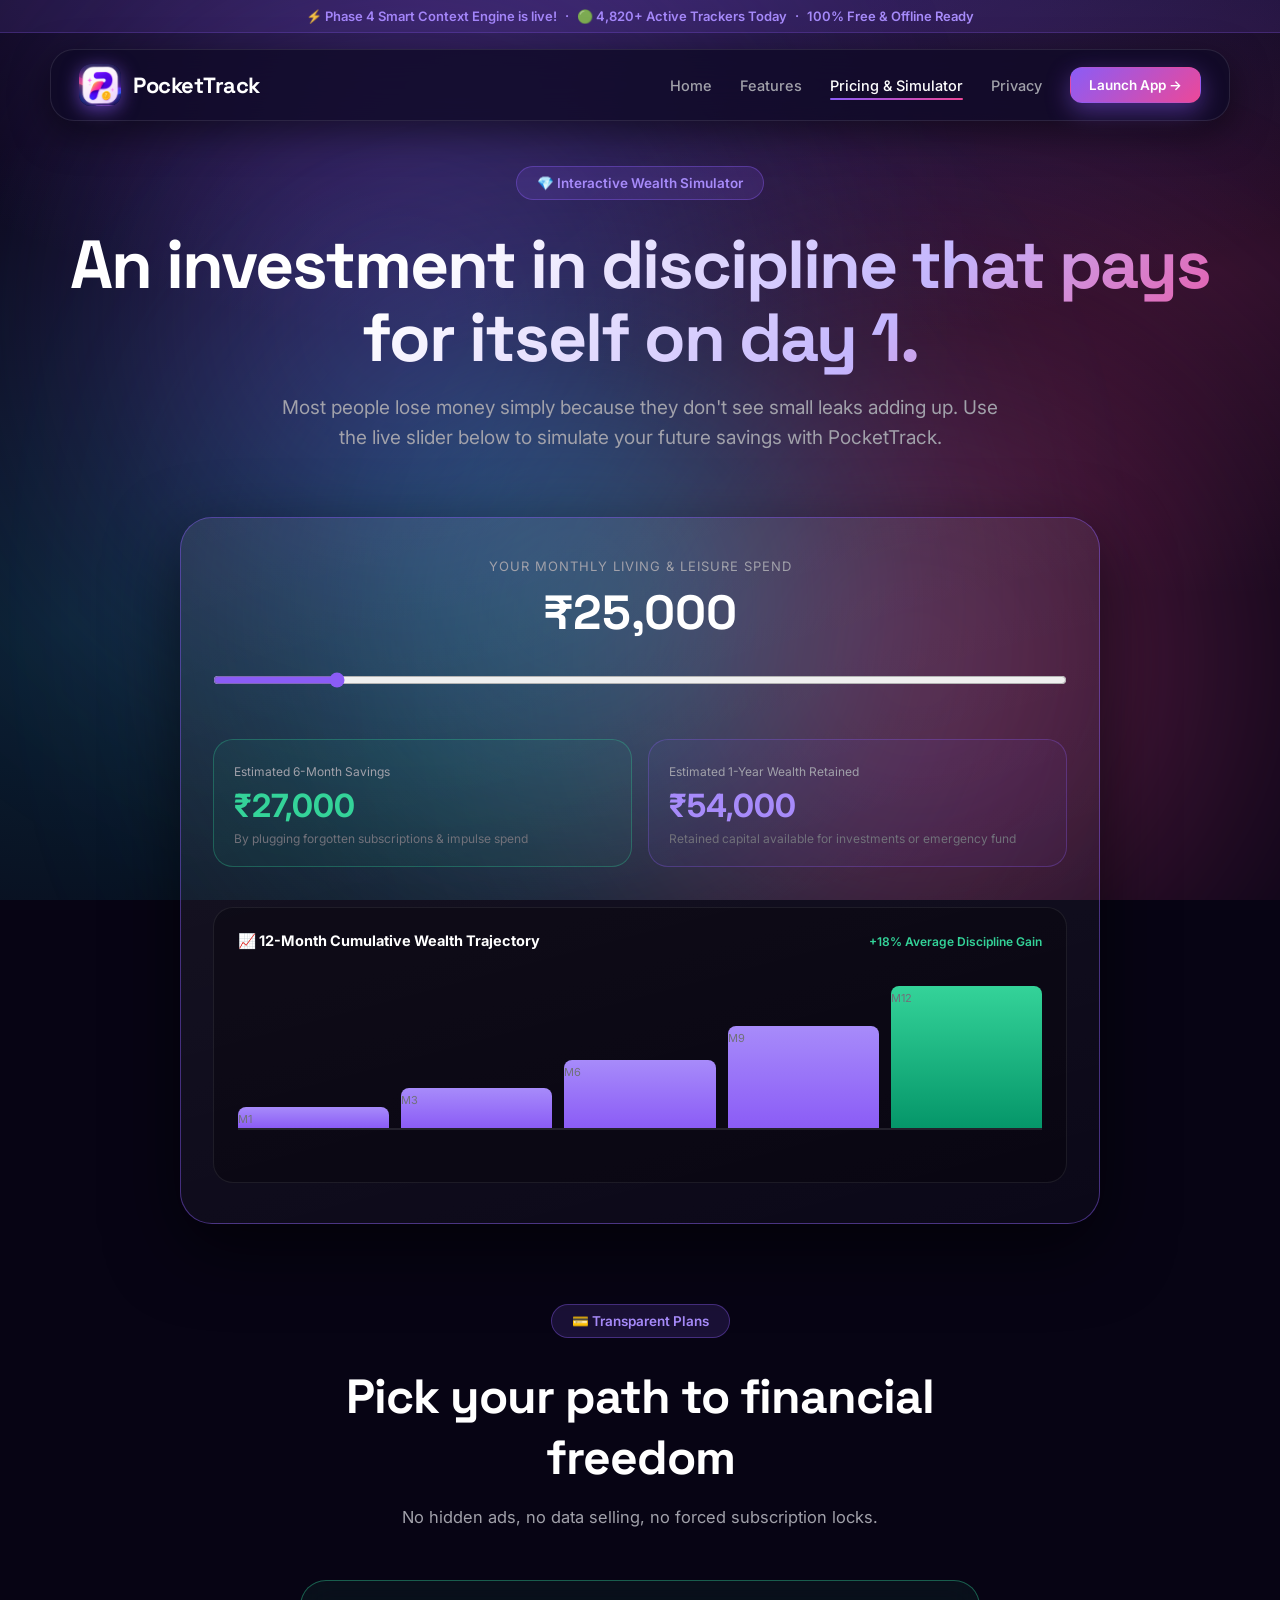
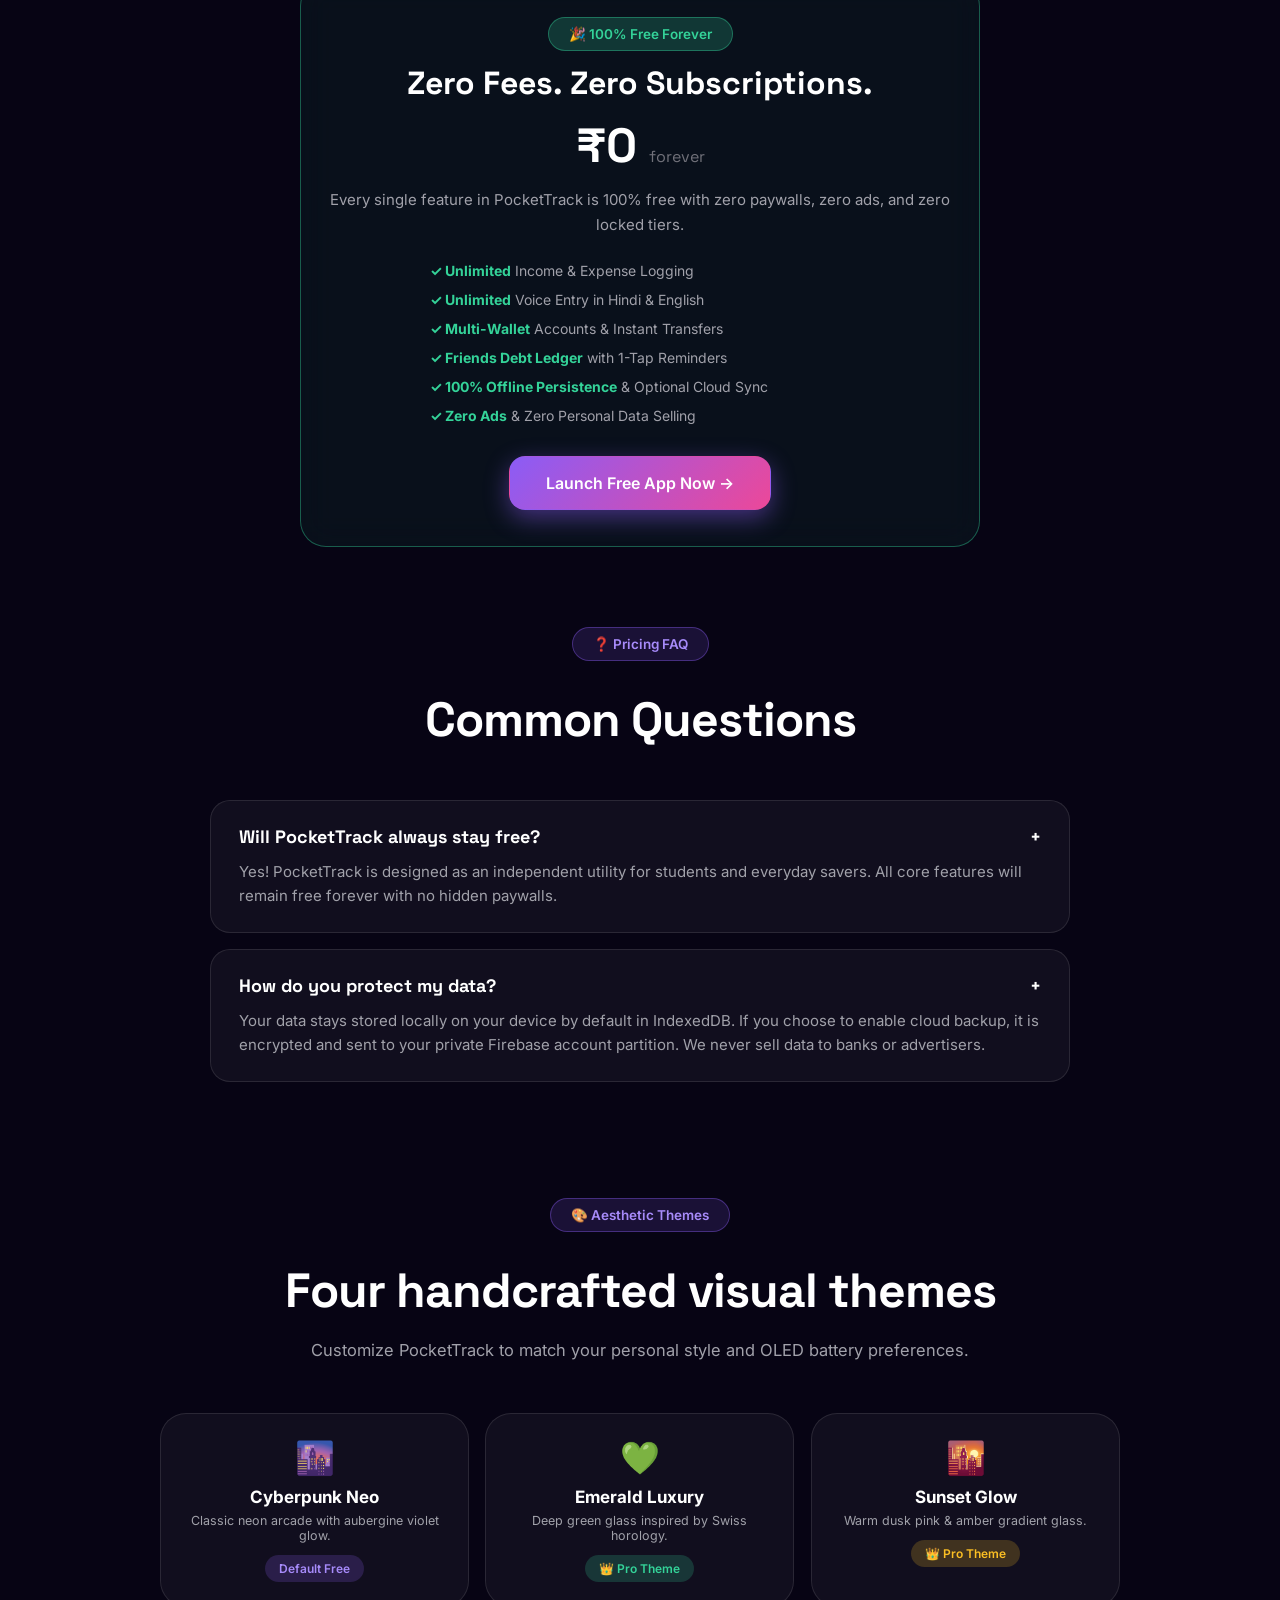
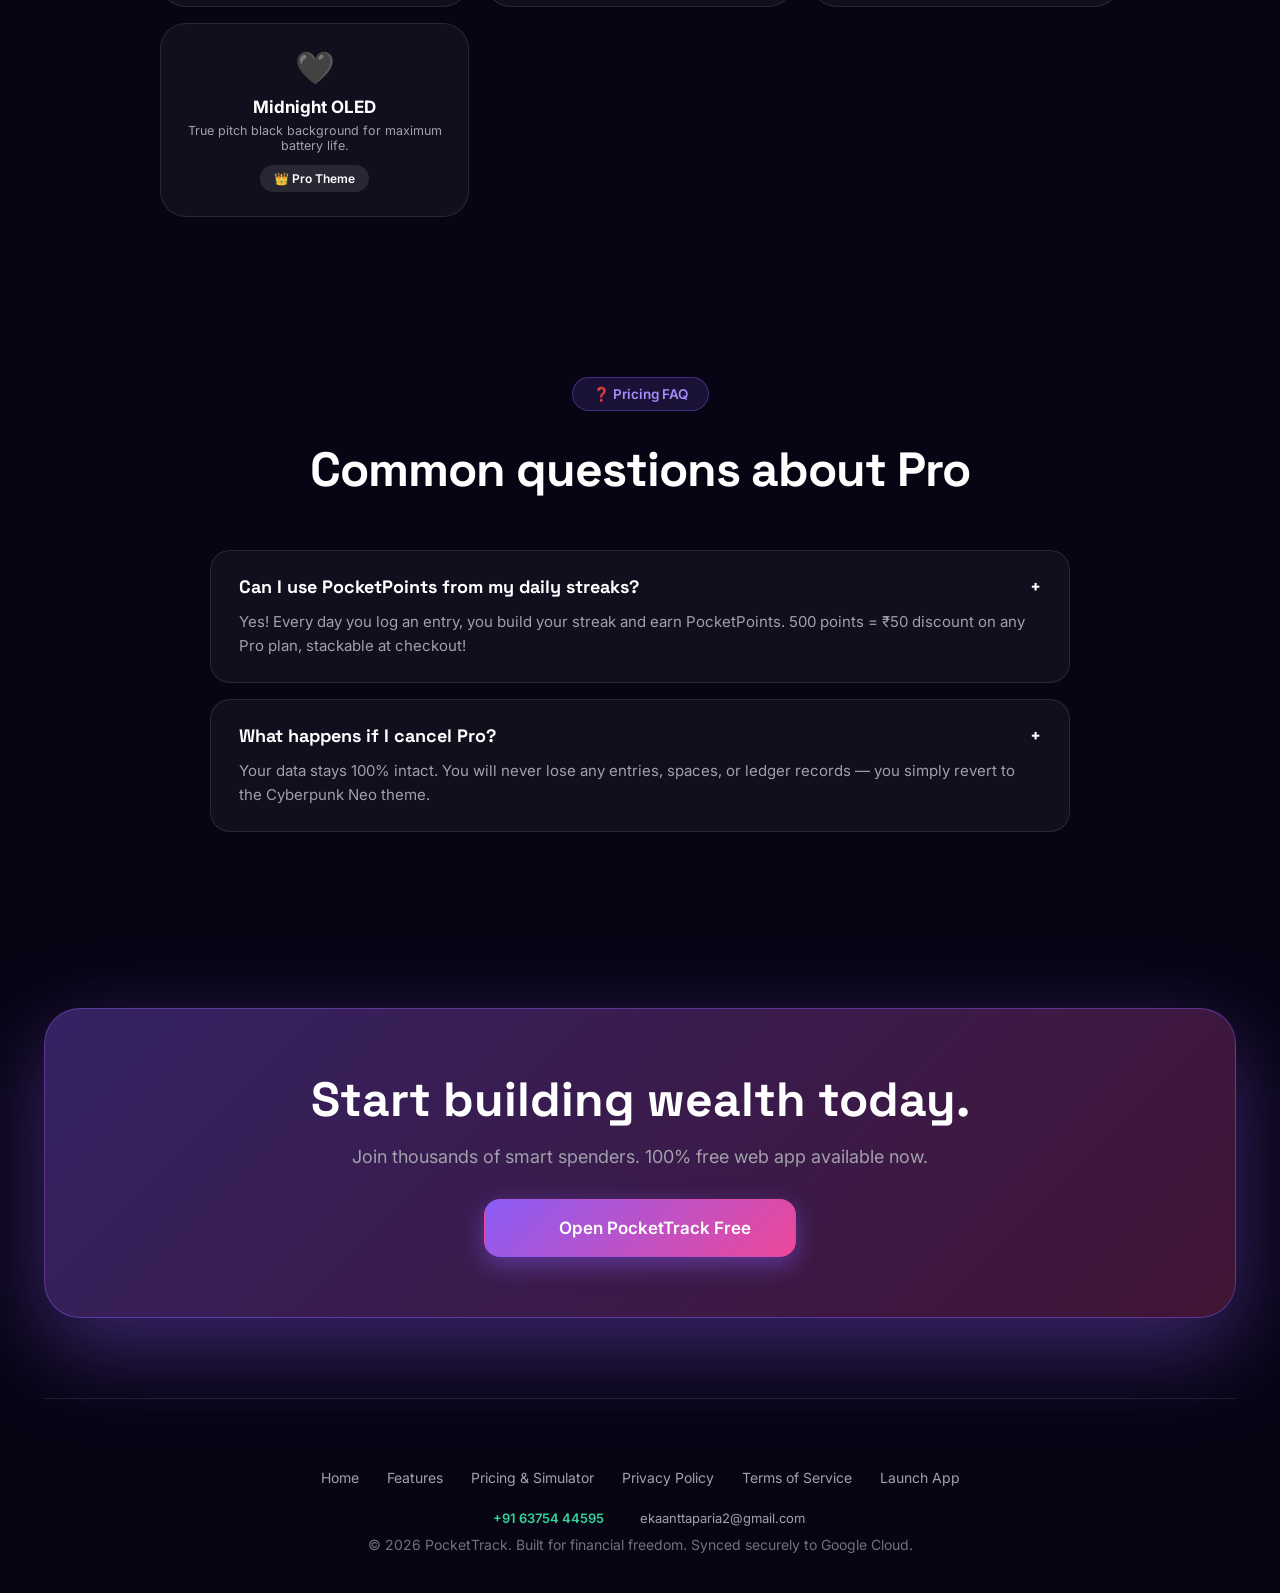
<file: website/pricing.html>
<!DOCTYPE html>
<html lang="en">
<head>
<meta charset="UTF-8"/>
<meta name="viewport" content="width=device-width, initial-scale=1, viewport-fit=cover"/>
<title>Pricing &amp; Future Money Simulator — PocketTrack</title>
<meta name="description" content="Transparent pricing and interactive wealth savings simulator with PocketTrack."/>
<link rel="canonical" href="https://ekaanttaparia2-code-pockettrack.vercel.app/website/pricing.html"/>
<link rel="icon" type="image/png" sizes="192x192" href="../icon-192.png"/>
<link rel="preconnect" href="https://fonts.googleapis.com">
<link rel="preconnect" href="https://fonts.gstatic.com" crossorigin>
<link href="https://fonts.googleapis.com/css2?family=Inter:wght@400;500;600;700&family=Space+Grotesk:wght@500;600;700;800&display=swap" rel="stylesheet">
<link rel="stylesheet" href="../icons.css">
<link rel="stylesheet" href="style.css">
<script>
function launchPocketTrackApp(e) {
  if (e && e.preventDefault) e.preventDefault();
  var loc = window.location;
  if (loc.protocol === 'file:') {
    var p = loc.pathname;
    loc.href = (p.indexOf('/website/') !== -1 || p.indexOf('\\website\\') !== -1) ? '../app.html' : 'app.html';
    return false;
  }
  var path = loc.pathname || '/';
  var wIdx = path.indexOf('/website');
  if (wIdx !== -1) {
    var repo = path.substring(0, wIdx);
    loc.href = (repo ? repo : '') + '/app.html';
    return false;
  }
  var repoPath = path.substring(0, path.lastIndexOf('/'));
  loc.href = (repoPath ? repoPath : '') + '/app.html';
  return false;
}

function toggleMobileNav(e) {
  if (e && e.preventDefault) e.preventDefault();
  var d = document.getElementById('mobile-menu-drawer');
  if (!d) return;
  var isOpen = (d.style.display === 'flex');
  d.style.display = isOpen ? 'none' : 'flex';
  var icon = document.getElementById('nav-toggle-icon');
  if (icon) {
    icon.className = isOpen ? 'ti ti-menu-2' : 'ti ti-x';
  }
}
</script>
<style>
.chart-bar-wrap {
  display: flex;
  align-items: flex-end;
  gap: 12px;
  height: 160px;
  padding: 16px 0 0;
  margin-top: 20px;
  border-bottom: 2px solid rgba(255,255,255,0.1);
}
.chart-bar {
  flex: 1;
  background: linear-gradient(180deg, var(--primary-bright), var(--primary));
  border-radius: 8px 8px 0 0;
  transition: height 0.4s var(--ease-spring);
  position: relative;
}
.chart-bar-label {
  font-size: 11px;
  color: var(--text-dim);
  text-align: center;
  margin-top: 8px;
}
.chart-bar-val {
  position: absolute;
  top: -22px;
  left: 50%;
  transform: translateX(-50%);
  font-size: 11px;
  font-weight: 700;
  color: var(--primary-bright);
}
.theme-preview-pill {
  padding: 6px 14px;
  border-radius: 99px;
  font-size: 12px;
  font-weight: 600;
  display: inline-flex;
  align-items: center;
  gap: 6px;
}
</style>
</head>
<body>

<div class="top-bar-live">
  <span>⚡ Phase 4 Smart Context Engine is live!</span>
  <span>·</span>
  <span>🟢 4,820+ Active Trackers Today</span>
  <span>·</span>
  <span>100% Free &amp; Offline Ready</span>
</div>

<div class="aurora-bg">
  <div class="aurora-orb orb-1"></div>
  <div class="aurora-orb orb-2"></div>
  <div class="aurora-orb orb-3"></div>
</div>

<div class="container">
  <header class="navbar">
    <a href="index.html" class="nav-brand">
      <img src="../icon-192.png" alt="PocketTrack" class="nav-logo">
      <span class="nav-title">PocketTrack</span>
    </a>
    <ul class="nav-links">
      <li class="nav-item-link"><a href="index.html" class="nav-link">Home</a></li>
      <li class="nav-item-link"><a href="features.html" class="nav-link">Features</a></li>
      <li class="nav-item-link"><a href="pricing.html" class="nav-link active">Pricing &amp; Simulator</a></li>
      <li class="nav-item-link"><a href="../privacy.html" class="nav-link">Privacy</a></li>
      <li class="nav-item-launch"><a href="#" onclick="launchPocketTrackApp(event);return false;" class="btn btn-primary btn-launch-nav" style="padding:9px 18px;font-size:13.5px;border-radius:12px;">Launch App →</a></li>
    </ul>
    <button class="nav-toggle-btn" id="nav-toggle-btn" onclick="toggleMobileNav(event)" aria-label="Toggle Navigation Menu">
      <i class="ti ti-menu-2" id="nav-toggle-icon"></i>
    </button>
  </header>

  <nav class="mobile-menu-drawer" id="mobile-menu-drawer" style="display:none;" aria-label="Mobile Navigation Menu">
    <a href="index.html"><span>🏠 Home</span> <i class="ti ti-chevron-right"></i></a>
    <a href="features.html"><span>⚡ Features &amp; Architecture</span> <i class="ti ti-chevron-right"></i></a>
    <a href="pricing.html" class="active"><span>💰 Pricing &amp; Simulator</span> <i class="ti ti-chevron-right"></i></a>
    <a href="../privacy.html"><span>🛡️ Privacy Policy</span> <i class="ti ti-chevron-right"></i></a>
    <a href="../terms.html"><span>📜 Terms of Service</span> <i class="ti ti-chevron-right"></i></a>
    <a href="#" onclick="launchPocketTrackApp(event);return false;" style="background:linear-gradient(135deg,#10b981,#059669);color:#fff;font-weight:700;"><span>🚀 Launch Web App</span> <i class="ti ti-arrow-right"></i></a>
    <div style="padding-top:10px;border-top:1px solid rgba(255,255,255,0.1);display:flex;justify-content:space-between;font-size:13px;color:var(--text-muted);">
      <a href="tel:+916375444595" style="background:none;padding:0;color:var(--accent-green);"><i class="ti ti-phone"></i> +91 63754 44595</a>
      <a href="mailto:ekaanttaparia2@gmail.com" style="background:none;padding:0;color:var(--text-muted);"><i class="ti ti-mail"></i> Email</a>
    </div>
  </nav>

  <main>
    <!-- Hero -->
    <section class="hero">
      <div class="pill-badge">💎 Interactive Wealth Simulator</div>
      <h1 class="hero-title">An investment in discipline that pays for itself on day 1.</h1>
      <p class="hero-desc">Most people lose money simply because they don't see small leaks adding up. Use the live slider below to simulate your future savings with PocketTrack.</p>
    </section>

    <!-- Interactive Future Money Simulator -->
    <section class="reality-section" style="padding-top:0;">
      <div class="calculator-box">
        <div style="text-align:center;">
          <p style="font-size:13px;color:var(--text-muted);text-transform:uppercase;letter-spacing:1px;">Your Monthly Living &amp; Leisure Spend</p>
          <h2 id="sim-spend-val" style="font-size:48px;font-family:'Space Grotesk',sans-serif;color:#fff;margin:8px 0;">₹25,000</h2>
          <input type="range" id="sim-spend-slider" class="slider-styled" min="5000" max="150000" step="1000" value="25000" oninput="updateSavingsSim()"/>
        </div>

        <div style="display:grid;grid-template-columns:repeat(auto-fit, minmax(260px, 1fr));gap:16px;margin-top:24px;">
          <div class="leak-metric-card" style="border-color:rgba(52,211,153,0.3);background:rgba(52,211,153,0.05);">
            <span style="font-size:12px;color:var(--text-muted);">Estimated 6-Month Savings</span>
            <h3 id="sim-save-6mo" style="font-size:32px;color:var(--accent-green);margin:6px 0;">₹27,000</h3>
            <p style="font-size:12px;color:var(--text-dim);">By plugging forgotten subscriptions &amp; impulse spend</p>
          </div>

          <div class="leak-metric-card" style="border-color:rgba(139,92,246,0.3);background:rgba(139,92,246,0.05);">
            <span style="font-size:12px;color:var(--text-muted);">Estimated 1-Year Wealth Retained</span>
            <h3 id="sim-save-12mo" style="font-size:32px;color:var(--primary-bright);margin:6px 0;">₹54,000</h3>
            <p style="font-size:12px;color:var(--text-dim);">Retained capital available for investments or emergency fund</p>
          </div>
        </div>

        <!-- Visual Wealth Growth Chart -->
        <div style="margin-top:40px;background:rgba(0,0,0,0.25);border-radius:20px;padding:24px;border:1px solid rgba(255,255,255,0.08);">
          <div style="display:flex;justify-content:space-between;align-items:center;">
            <span style="font-weight:700;font-size:14.5px;">📈 12-Month Cumulative Wealth Trajectory</span>
            <span style="font-size:12px;color:var(--accent-green);font-weight:600;">+18% Average Discipline Gain</span>
          </div>

          <div class="chart-bar-wrap">
            <div class="chart-bar" style="height:15%;"><span class="chart-bar-label">M1</span></div>
            <div class="chart-bar" style="height:28%;"><span class="chart-bar-label">M3</span></div>
            <div class="chart-bar" style="height:48%;"><span class="chart-bar-label">M6</span></div>
            <div class="chart-bar" style="height:72%;"><span class="chart-bar-label">M9</span></div>
            <div class="chart-bar" style="height:100%;background:linear-gradient(180deg,#34d399,#059669);"><span class="chart-bar-label">M12</span></div>
          </div>
          <div style="height:28px;"></div>
        </div>
      </div>
    </section>

    <!-- Side by Side Pricing Tiers -->
    <section class="superpowers-section">
      <div class="section-head">
        <div class="pill-badge">💳 Transparent Plans</div>
        <h2 class="section-title">Pick your path to financial freedom</h2>
        <p class="section-subtitle">No hidden ads, no data selling, no forced subscription locks.</p>
      </div>

      <div style="max-width:680px;margin:0 auto;text-align:center;">
        <div class="card-glass" style="border-color:rgba(52,211,153,0.4);background:rgba(52,211,153,0.06);padding:36px 28px;">
          <div class="pill-badge" style="background:rgba(52,211,153,0.2);color:var(--accent-green);border-color:rgba(52,211,153,0.4);margin-bottom:12px;">🎉 100% Free Forever</div>
          <h3 class="card-title" style="font-size:32px;">Zero Fees. Zero Subscriptions.</h3>
          <p style="font-size:48px;font-family:'Space Grotesk',sans-serif;font-weight:800;color:#fff;margin:12px 0;">₹0 <span style="font-size:16px;color:var(--text-dim);font-weight:400;">forever</span></p>
          <p class="card-text" style="margin-bottom:24px;font-size:15px;">Every single feature in PocketTrack is 100% free with zero paywalls, zero ads, and zero locked tiers.</p>
          
          <ul style="list-style:none;display:flex;flex-direction:column;gap:12px;font-size:14px;color:var(--text-muted);margin-bottom:32px;text-align:left;max-width:420px;margin-left:auto;margin-right:auto;">
            <li><b style="color:var(--accent-green);">✓ Unlimited</b> Income &amp; Expense Logging</li>
            <li><b style="color:var(--accent-green);">✓ Unlimited</b> Voice Entry in Hindi &amp; English</li>
            <li><b style="color:var(--accent-green);">✓ Multi-Wallet</b> Accounts &amp; Instant Transfers</li>
            <li><b style="color:var(--accent-green);">✓ Friends Debt Ledger</b> with 1-Tap Reminders</li>
            <li><b style="color:var(--accent-green);">✓ 100% Offline Persistence</b> &amp; Optional Cloud Sync</li>
            <li><b style="color:var(--accent-green);">✓ Zero Ads</b> &amp; Zero Personal Data Selling</li>
          </ul>

          <a href="/app" class="btn btn-primary" style="padding:16px 36px;font-size:16px;">Launch Free App Now →</a>
        </div>
      </div>
    </section>

    <!-- Pricing FAQ -->
    <section class="faq-section">
      <div class="section-head">
        <div class="pill-badge">❓ Pricing FAQ</div>
        <h2 class="section-title">Common Questions</h2>
      </div>

      <div class="faq-item">
        <div class="faq-q"><span>Will PocketTrack always stay free?</span><span>+</span></div>
        <div class="faq-a">Yes! PocketTrack is designed as an independent utility for students and everyday savers. All core features will remain free forever with no hidden paywalls.</div>
      </div>

      <div class="faq-item">
        <div class="faq-q"><span>How do you protect my data?</span><span>+</span></div>
        <div class="faq-a">Your data stays stored locally on your device by default in IndexedDB. If you choose to enable cloud backup, it is encrypted and sent to your private Firebase account partition. We never sell data to banks or advertisers.</div>
      </div>
    </section>

    <!-- Theme Showcase -->
    <section class="reality-section" style="padding-top:20px;">
      <div class="section-head">
        <div class="pill-badge">🎨 Aesthetic Themes</div>
        <h2 class="section-title">Four handcrafted visual themes</h2>
        <p class="section-subtitle">Customize PocketTrack to match your personal style and OLED battery preferences.</p>
      </div>

      <div style="display:grid;grid-template-columns:repeat(auto-fit, minmax(240px, 1fr));gap:16px;max-width:960px;margin:0 auto;">
        <div class="card-glass" style="text-align:center;padding:24px;">
          <div style="font-size:32px;margin-bottom:10px;">🌆</div>
          <h4 style="font-size:17px;font-weight:700;">Cyberpunk Neo</h4>
          <p style="font-size:12.5px;color:var(--text-muted);margin:6px 0 12px;">Classic neon arcade with aubergine violet glow.</p>
          <span class="theme-preview-pill" style="background:rgba(139,92,246,0.2);color:var(--primary-bright);">Default Free</span>
        </div>

        <div class="card-glass" style="text-align:center;padding:24px;">
          <div style="font-size:32px;margin-bottom:10px;">💚</div>
          <h4 style="font-size:17px;font-weight:700;">Emerald Luxury</h4>
          <p style="font-size:12.5px;color:var(--text-muted);margin:6px 0 12px;">Deep green glass inspired by Swiss horology.</p>
          <span class="theme-preview-pill" style="background:rgba(52,211,153,0.2);color:var(--accent-green);">👑 Pro Theme</span>
        </div>

        <div class="card-glass" style="text-align:center;padding:24px;">
          <div style="font-size:32px;margin-bottom:10px;">🌇</div>
          <h4 style="font-size:17px;font-weight:700;">Sunset Glow</h4>
          <p style="font-size:12.5px;color:var(--text-muted);margin:6px 0 12px;">Warm dusk pink &amp; amber gradient glass.</p>
          <span class="theme-preview-pill" style="background:rgba(251,191,36,0.2);color:var(--accent-amber);">👑 Pro Theme</span>
        </div>

        <div class="card-glass" style="text-align:center;padding:24px;">
          <div style="font-size:32px;margin-bottom:10px;">🖤</div>
          <h4 style="font-size:17px;font-weight:700;">Midnight OLED</h4>
          <p style="font-size:12.5px;color:var(--text-muted);margin:6px 0 12px;">True pitch black background for maximum battery life.</p>
          <span class="theme-preview-pill" style="background:rgba(255,255,255,0.1);color:#fff;">👑 Pro Theme</span>
        </div>
      </div>
    </section>

    <!-- Pricing FAQ -->
    <section class="faq-section">
      <div class="section-head">
        <div class="pill-badge">❓ Pricing FAQ</div>
        <h2 class="section-title">Common questions about Pro</h2>
      </div>

      <div class="faq-item">
        <div class="faq-q"><span>Can I use PocketPoints from my daily streaks?</span><span>+</span></div>
        <div class="faq-a">Yes! Every day you log an entry, you build your streak and earn PocketPoints. 500 points = ₹50 discount on any Pro plan, stackable at checkout!</div>
      </div>

      <div class="faq-item">
        <div class="faq-q"><span>What happens if I cancel Pro?</span><span>+</span></div>
        <div class="faq-a">Your data stays 100% intact. You will never lose any entries, spaces, or ledger records — you simply revert to the Cyberpunk Neo theme.</div>
      </div>
    </section>

    <!-- CTA -->
    <section class="cta-banner">
      <h2 style="font-size:clamp(32px, 4.5vw, 48px);font-family:'Space Grotesk',sans-serif;margin-bottom:16px;">Start building wealth today.</h2>
      <p style="font-size:18px;color:var(--text-muted);max-width:600px;margin:0 auto 32px;">Join thousands of smart spenders. 100% free web app available now.</p>
      <a href="#" onclick="launchPocketTrackApp(event);return false;" class="btn btn-primary" style="padding:18px 44px;font-size:17px;"><i class="ti ti-rocket"></i> Open PocketTrack Free</a>
    </section>
  </main>

  <footer class="footer-site">
    <div class="footer-links">
      <a href="index.html">Home</a>
      <a href="features.html">Features</a>
      <a href="pricing.html">Pricing &amp; Simulator</a>
      <a href="../privacy.html">Privacy Policy</a>
      <a href="../terms.html">Terms of Service</a>
      <a href="#" onclick="launchPocketTrackApp(event);return false;">Launch App</a>
    </div>
    <div style="margin-top:12px;display:flex;justify-content:center;gap:18px;font-size:13px;flex-wrap:wrap;">
      <a href="tel:+916375444595" style="color:var(--accent-green);text-decoration:none;font-weight:600;"><i class="ti ti-phone"></i> +91 63754 44595</a>
      <a href="mailto:ekaanttaparia2@gmail.com" style="color:var(--text-muted);text-decoration:none;"><i class="ti ti-mail"></i> ekaanttaparia2@gmail.com</a>
    </div>
    <p style="margin-top:10px;">© 2026 PocketTrack. Built for financial freedom. Synced securely to Google Cloud.</p>
  </footer>
</div>

<script src="main.js"></script>
</body>
</html>
</file>
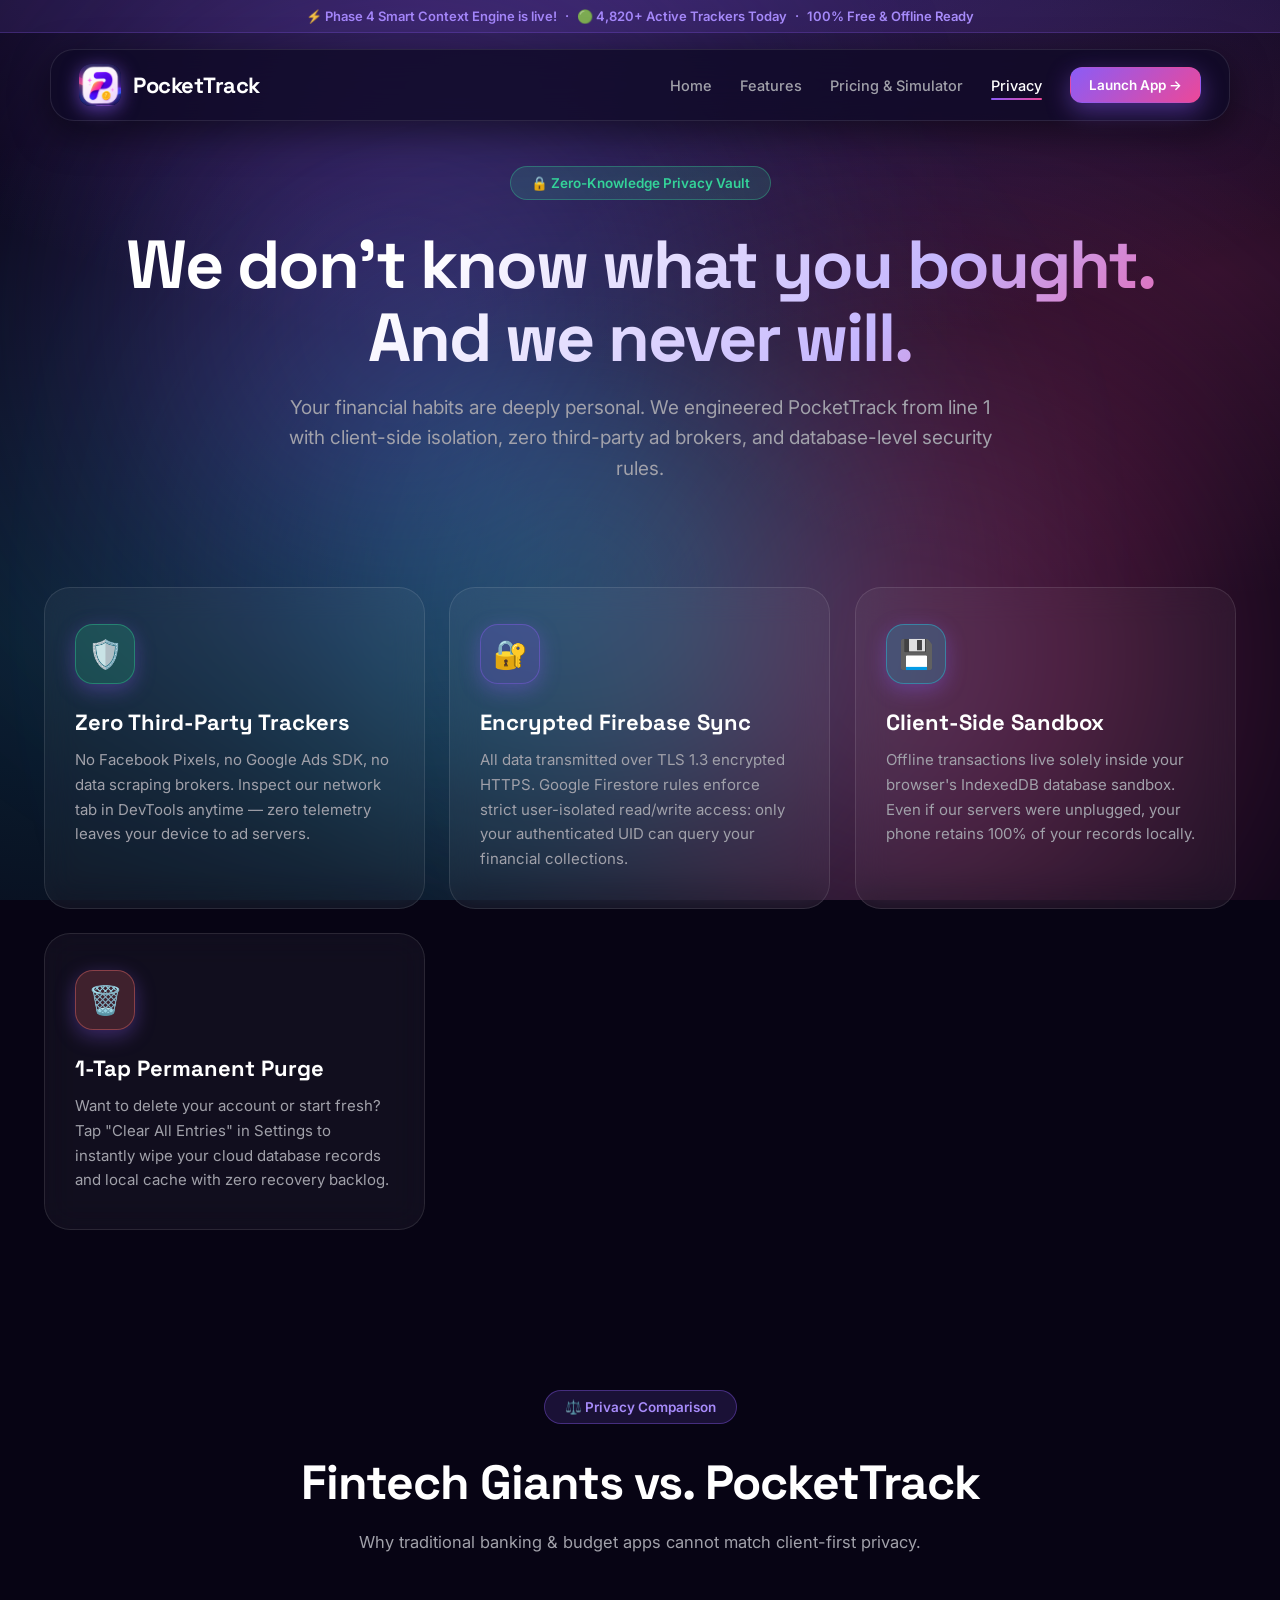
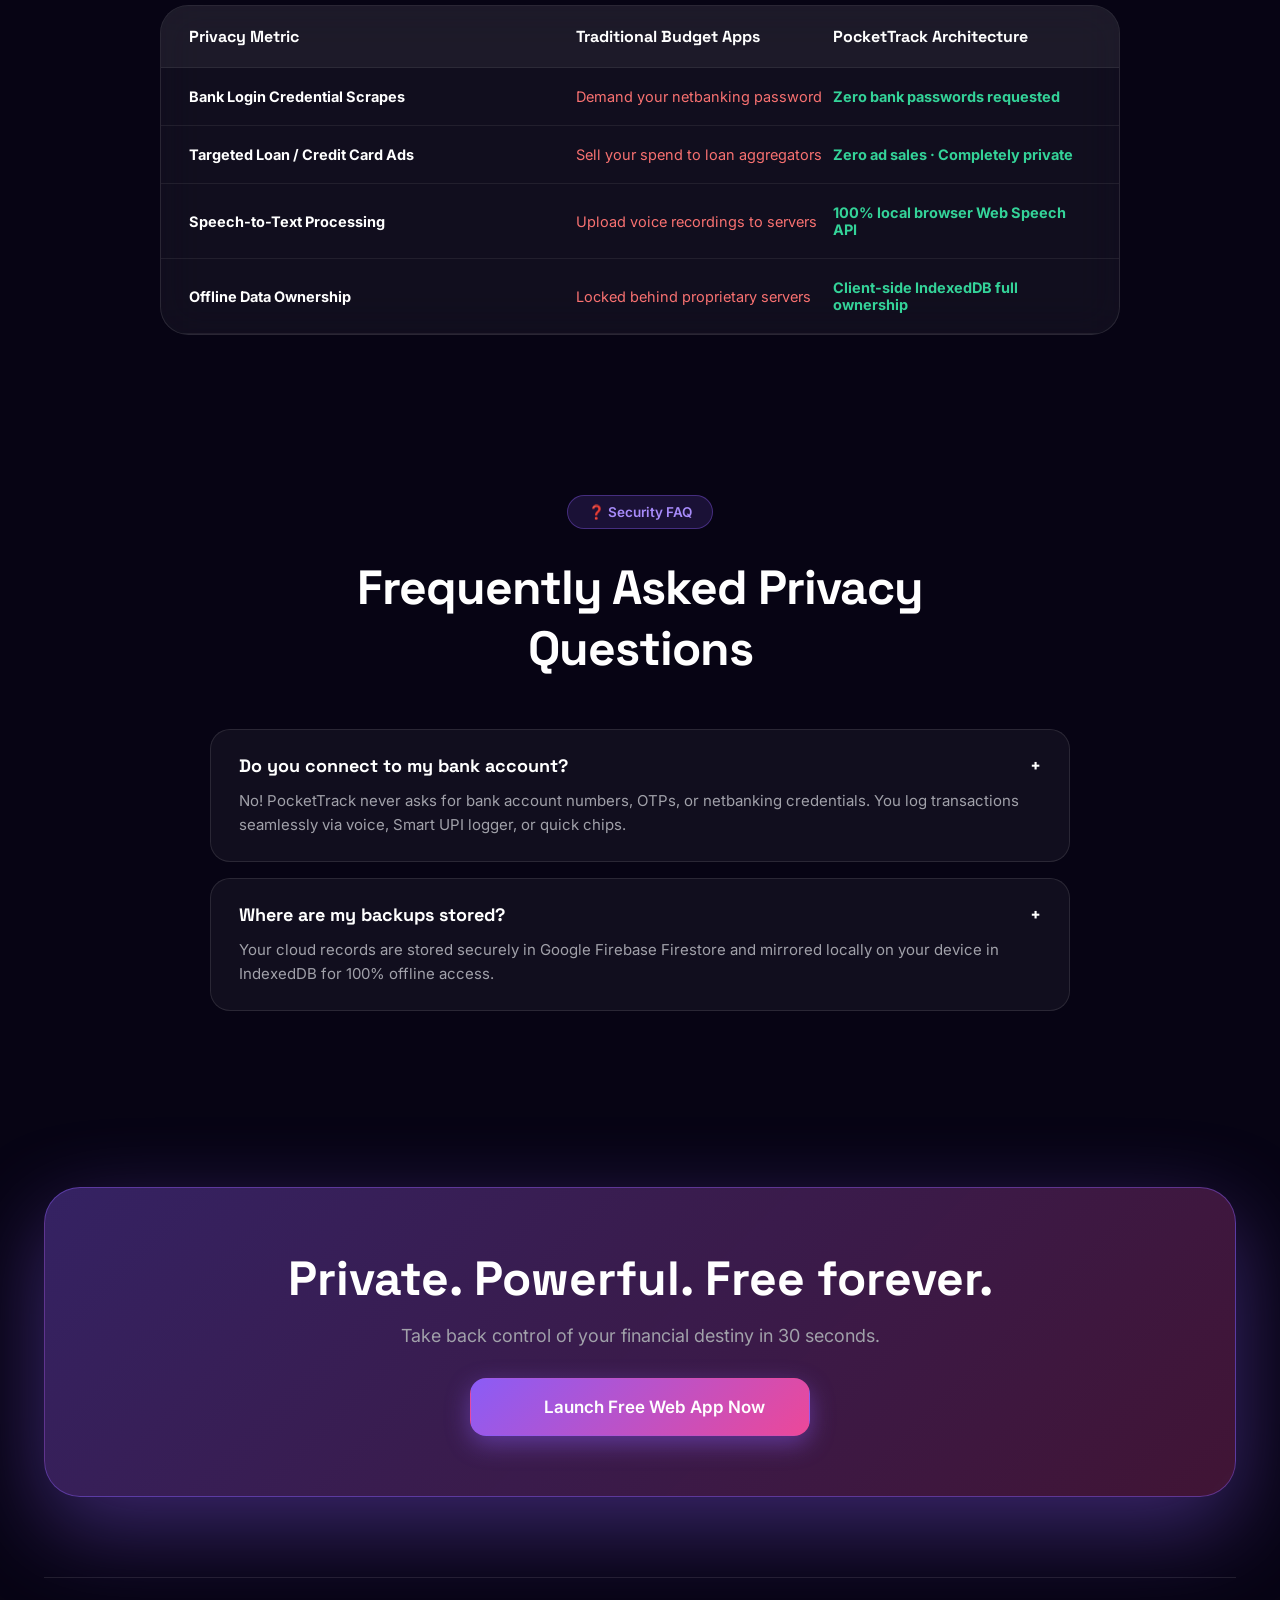
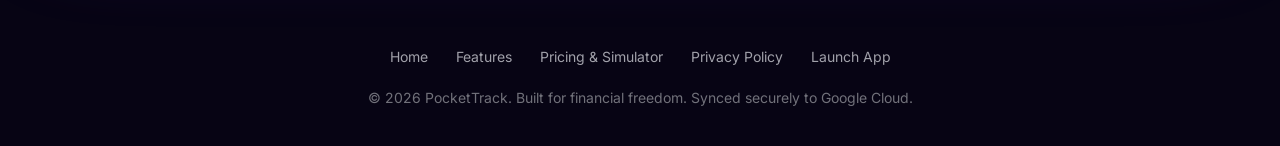
<file: website/privacy.html>
<!DOCTYPE html>
<html lang="en">
<head>
<meta charset="UTF-8"/>
<meta name="viewport" content="width=device-width, initial-scale=1, viewport-fit=cover"/>
<title>Privacy &amp; Cryptographic Architecture — PocketTrack</title>
<meta name="description" content="Discover PocketTrack's zero-knowledge architecture, client-side isolation, and end-to-end Firebase security."/>
<link rel="icon" type="image/png" sizes="192x192" href="../icon-192.png"/>
<link rel="preconnect" href="https://fonts.googleapis.com">
<link href="https://fonts.googleapis.com/css2?family=Inter:wght@400;500;600;700&family=Space+Grotesk:wght@500;600;700;800&display=swap" rel="stylesheet">
<link rel="stylesheet" href="../icons.css">
<link rel="stylesheet" href="style.css">
<script>
function launchPocketTrackApp(e) {
  if (e && e.preventDefault) e.preventDefault();
  var loc = window.location;
  if (loc.protocol === 'file:') {
    var p = loc.pathname;
    loc.href = (p.indexOf('/website/') !== -1 || p.indexOf('\\website\\') !== -1) ? '../app.html' : 'app.html';
    return false;
  }
  var path = loc.pathname || '/';
  var wIdx = path.indexOf('/website');
  if (wIdx !== -1) {
    var repo = path.substring(0, wIdx);
    loc.href = (repo ? repo : '') + '/app.html';
    return false;
  }
  var repoPath = path.substring(0, path.lastIndexOf('/'));
  loc.href = (repoPath ? repoPath : '') + '/app.html';
  return false;
}
</script>
</head>
<body>

<div class="top-bar-live">
  <span>⚡ Phase 4 Smart Context Engine is live!</span>
  <span>·</span>
  <span>🟢 4,820+ Active Trackers Today</span>
  <span>·</span>
  <span>100% Free &amp; Offline Ready</span>
</div>

<div class="aurora-bg">
  <div class="aurora-orb orb-1"></div>
  <div class="aurora-orb orb-2"></div>
  <div class="aurora-orb orb-3"></div>
</div>

<div class="container">
  <header class="navbar">
    <a href="index.html" class="nav-brand">
      <img src="../icon-192.png" alt="PocketTrack" class="nav-logo">
      <span class="nav-title">PocketTrack</span>
    </a>
    <ul class="nav-links">
      <li class="nav-item-link"><a href="index.html" class="nav-link">Home</a></li>
      <li class="nav-item-link"><a href="features.html" class="nav-link">Features</a></li>
      <li class="nav-item-link"><a href="pricing.html" class="nav-link">Pricing &amp; Simulator</a></li>
      <li class="nav-item-link"><a href="privacy.html" class="nav-link active">Privacy</a></li>
      <li class="nav-item-launch"><a href="#" onclick="launchPocketTrackApp(event);return false;" class="btn btn-primary btn-launch-nav" style="padding:9px 18px;font-size:13.5px;border-radius:12px;">Launch App →</a></li>
    </ul>
  </header>

  <main>
    <!-- Hero -->
    <section class="hero">
      <div class="pill-badge" style="background:rgba(52,211,153,0.15);color:var(--accent-green);border-color:rgba(52,211,153,0.35);">🔒 Zero-Knowledge Privacy Vault</div>
      <h1 class="hero-title">We don't know what you bought.<br>And we never will.</h1>
      <p class="hero-desc">Your financial habits are deeply personal. We engineered PocketTrack from line 1 with client-side isolation, zero third-party ad brokers, and database-level security rules.</p>
    </section>

    <!-- Four Ironclad Pillars -->
    <section class="superpowers-section" style="padding-top:0;">
      <div class="grid-features">
        <div class="card-glass">
          <div class="card-icon-wrap" style="background:rgba(52,211,153,0.2);border-color:rgba(52,211,153,0.4);">🛡️</div>
          <h3 class="card-title">Zero Third-Party Trackers</h3>
          <p class="card-text">No Facebook Pixels, no Google Ads SDK, no data scraping brokers. Inspect our network tab in DevTools anytime — zero telemetry leaves your device to ad servers.</p>
        </div>

        <div class="card-glass">
          <div class="card-icon-wrap" style="background:rgba(139,92,246,0.2);border-color:rgba(139,92,246,0.4);">🔐</div>
          <h3 class="card-title">Encrypted Firebase Sync</h3>
          <p class="card-text">All data transmitted over TLS 1.3 encrypted HTTPS. Google Firestore rules enforce strict user-isolated read/write access: only your authenticated UID can query your financial collections.</p>
        </div>

        <div class="card-glass">
          <div class="card-icon-wrap" style="background:rgba(34,211,238,0.2);border-color:rgba(34,211,238,0.4);">💾</div>
          <h3 class="card-title">Client-Side Sandbox</h3>
          <p class="card-text">Offline transactions live solely inside your browser's IndexedDB database sandbox. Even if our servers were unplugged, your phone retains 100% of your records locally.</p>
        </div>

        <div class="card-glass">
          <div class="card-icon-wrap" style="background:rgba(248,113,113,0.2);border-color:rgba(248,113,113,0.4);">🗑️</div>
          <h3 class="card-title">1-Tap Permanent Purge</h3>
          <p class="card-text">Want to delete your account or start fresh? Tap "Clear All Entries" in Settings to instantly wipe your cloud database records and local cache with zero recovery backlog.</p>
        </div>
      </div>
    </section>

    <!-- Privacy Matrix Comparison -->
    <section class="comparison-section">
      <div class="section-head">
        <div class="pill-badge">⚖️ Privacy Comparison</div>
        <h2 class="section-title">Fintech Giants vs. PocketTrack</h2>
        <p class="section-subtitle">Why traditional banking &amp; budget apps cannot match client-first privacy.</p>
      </div>

      <div class="comparison-table-wrap">
        <div class="comp-row comp-head">
          <div>Privacy Metric</div>
          <div>Traditional Budget Apps</div>
          <div>PocketTrack Architecture</div>
        </div>
        <div class="comp-row">
          <div><b>Bank Login Credential Scrapes</b></div>
          <div class="comp-bad">Demand your netbanking password</div>
          <div class="comp-good">Zero bank passwords requested</div>
        </div>
        <div class="comp-row">
          <div><b>Targeted Loan / Credit Card Ads</b></div>
          <div class="comp-bad">Sell your spend to loan aggregators</div>
          <div class="comp-good">Zero ad sales · Completely private</div>
        </div>
        <div class="comp-row">
          <div><b>Speech-to-Text Processing</b></div>
          <div class="comp-bad">Upload voice recordings to servers</div>
          <div class="comp-good">100% local browser Web Speech API</div>
        </div>
        <div class="comp-row">
          <div><b>Offline Data Ownership</b></div>
          <div class="comp-bad">Locked behind proprietary servers</div>
          <div class="comp-good">Client-side IndexedDB full ownership</div>
        </div>
      </div>
    </section>

    <!-- FAQ -->
    <section class="faq-section">
      <div class="section-head">
        <div class="pill-badge">❓ Security FAQ</div>
        <h2 class="section-title">Frequently Asked Privacy Questions</h2>
      </div>

      <div class="faq-item">
        <div class="faq-q"><span>Do you connect to my bank account?</span><span>+</span></div>
        <div class="faq-a">No! PocketTrack never asks for bank account numbers, OTPs, or netbanking credentials. You log transactions seamlessly via voice, Smart UPI logger, or quick chips.</div>
      </div>

      <div class="faq-item">
        <div class="faq-q"><span>Where are my backups stored?</span><span>+</span></div>
        <div class="faq-a">Your cloud records are stored securely in Google Firebase Firestore and mirrored locally on your device in IndexedDB for 100% offline access.</div>
      </div>
    </section>

    <!-- CTA -->
    <section class="cta-banner">
      <h2 style="font-size:clamp(32px, 4.5vw, 48px);font-family:'Space Grotesk',sans-serif;margin-bottom:16px;">Private. Powerful. Free forever.</h2>
      <p style="font-size:18px;color:var(--text-muted);max-width:600px;margin:0 auto 32px;">Take back control of your financial destiny in 30 seconds.</p>
      <a href="#" onclick="launchPocketTrackApp(event);return false;" class="btn btn-primary" style="padding:18px 44px;font-size:17px;"><i class="ti ti-rocket"></i> Launch Free Web App Now</a>
    </section>
  </main>

  <footer class="footer-site">
    <div class="footer-links">
      <a href="index.html">Home</a>
      <a href="features.html">Features</a>
      <a href="pricing.html">Pricing &amp; Simulator</a>
      <a href="privacy.html">Privacy Policy</a>
      <a href="#" onclick="launchPocketTrackApp(event);return false;">Launch App</a>
    </div>
    <p>© 2026 PocketTrack. Built for financial freedom. Synced securely to Google Cloud.</p>
  </footer>
</div>

<script src="main.js"></script>
</body>
</html>
</file>
<file: icons.css>
/* PocketTrack — Clean Emoji Icon System */
.ti {
  display: inline-flex;
  align-items: center;
  justify-content: center;
  font-style: normal;
  font-family: inherit;
  line-height: 1;
  width: 1.15em;
  height: 1.15em;
  vertical-align: -0.12em;
}
.ti::before {
  display: block;
  line-height: 1;
}

/* Nav & Core */
.ti-home::before, .ti-smart-home::before { content: '🏠'; }
.ti-chart-pie::before, .ti-chart-donut::before, .ti-chart-bar::before, .ti-chart-line::before, .ti-insights::before { content: '📊'; }
.ti-receipt::before, .ti-list::before { content: '📋'; }
.ti-settings::before, .ti-gear::before, .ti-adjusts::before { content: '⚙️'; }
.ti-search::before { content: '🔍'; }

/* Privacy & Auth */
.ti-eye::before { content: '👁️'; }
.ti-eye-off::before { content: '🙈'; }
.ti-key::before, .ti-lock::before { content: '🔑'; }
.ti-login::before { content: '🔐'; }
.ti-logout::before { content: '🚪'; }
.ti-user-plus::before { content: '🙋'; }
.ti-sparkles::before { content: '✨'; }

/* Actions & Controls */
.ti-plus::before { content: '➕'; }
.ti-arrow-up-right::before { content: '↗'; font-weight: 800; font-size: 1.15em; }
.ti-arrow-down-left::before { content: '↙'; font-weight: 800; font-size: 1.15em; }
.ti-arrows-left-right::before, .ti-arrows-exchange::before { content: '⇄'; font-weight: 800; font-size: 1.2em; }
.ti-clipboard::before, .ti-clipboard-text::before { content: '📋'; }
.ti-microphone::before { content: '🎙️'; }
.ti-download::before { content: '📥'; }
.ti-trash::before { content: '🗑️'; }
.ti-x::before { content: '✕'; font-weight: 800; }
.ti-arrow-right::before { content: '→'; font-weight: 800; }
.ti-chevron-left::before { content: '‹'; font-weight: 800; font-size: 1.3em; }
.ti-chevron-right::before { content: '›'; font-weight: 800; font-size: 1.3em; }
.ti-calendar::before { content: '📅'; }
.ti-file-text::before, .ti-report::before { content: '📄'; }
.ti-player-pause::before { content: '⏸'; }
.ti-player-play::before { content: '▶'; }

/* Wallets */
.ti-wallet::before { content: '👛'; }
</file>
<file: website/style.css>
/* =====================================================================
   PocketTrack Flagship Website — Hyper-Realistic Stitch by Google System
   Multi-page, scroll-addictive neon glassmorphism, fluid physics & aurora glows.
   ===================================================================== */

:root {
  --bg-deep: #070414;
  --bg-dark: #0f0a26;
  --bg-surface: rgba(255, 255, 255, 0.045);
  --bg-surface-hover: rgba(255, 255, 255, 0.08);
  --border-glass: rgba(255, 255, 255, 0.10);
  --border-glow: rgba(139, 92, 246, 0.45);
  
  --primary: #8b5cf6;
  --primary-bright: #a78bfa;
  --secondary: #ec4899;
  --accent-cyan: #22d3ee;
  --accent-green: #34d399;
  --accent-amber: #fbbf24;

  --text-main: #ffffff;
  --text-muted: #a1a1aa;
  --text-dim: #71717a;

  --font-heading: 'Space Grotesk', sans-serif;
  --font-body: 'Inter', sans-serif;

  --ease-spring: cubic-bezier(0.34, 1.56, 0.64, 1);
  --ease-smooth: cubic-bezier(0.16, 1, 0.3, 1);
}

* {
  box-sizing: border-box;
  margin: 0;
  padding: 0;
}

html {
  scroll-behavior: smooth;
  overflow-x: hidden;
  max-width: 100%;
  width: 100%;
}

body {
  font-family: var(--font-body);
  background-color: var(--bg-deep);
  color: var(--text-main);
  min-height: 100vh;
  overflow-x: hidden;
  max-width: 100%;
  width: 100%;
  background-image: 
    radial-gradient(1200px 600px at 50% -10%, rgba(139, 92, 246, 0.32), transparent 75%),
    radial-gradient(1000px 500px at 95% 30%, rgba(236, 72, 153, 0.18), transparent 65%),
    radial-gradient(1000px 700px at 5% 70%, rgba(34, 211, 238, 0.15), transparent 70%);
  background-attachment: fixed;
}

/* Ambient Floating Aurora Mesh */
.aurora-bg {
  position: fixed;
  inset: 0;
  pointer-events: none;
  z-index: 0;
  overflow: hidden;
}

.aurora-orb {
  position: absolute;
  border-radius: 50%;
  filter: blur(140px);
  opacity: 0.4;
  animation: floatOrb 20s infinite alternate ease-in-out;
}

.orb-1 { width: 550px; height: 550px; background: var(--primary); top: 5%; left: 10%; }
.orb-2 { width: 600px; height: 600px; background: var(--secondary); top: 40%; right: 5%; animation-delay: -7s; }
.orb-3 { width: 500px; height: 500px; background: var(--accent-cyan); bottom: 5%; left: 25%; animation-delay: -14s; }

@keyframes floatOrb {
  0% { transform: translate(0, 0) scale(1); }
  50% { transform: translate(80px, 50px) scale(1.2); }
  100% { transform: translate(-60px, 90px) scale(0.9); }
}

.container {
  max-width: 1240px;
  margin: 0 auto;
  padding: 0 24px;
  position: relative;
  z-index: 1;
}

/* Top Notification Banner */
.top-bar-live {
  background: rgba(139, 92, 246, 0.12);
  border-bottom: 1px solid rgba(139, 92, 246, 0.25);
  text-align: center;
  padding: 8px 16px;
  font-size: 13px;
  color: var(--primary-bright);
  font-weight: 600;
  display: flex;
  justify-content: center;
  align-items: center;
  gap: 8px;
}

/* Glassmorphism Navigation Bar */
.navbar {
  position: sticky;
  top: 16px;
  z-index: 1000;
  background: rgba(15, 10, 38, 0.78);
  backdrop-filter: blur(24px);
  -webkit-backdrop-filter: blur(24px);
  border: 1px solid var(--border-glass);
  border-radius: 24px;
  padding: 14px 28px;
  margin: 16px auto 0;
  max-width: 1180px;
  display: flex;
  justify-content: space-between;
  align-items: center;
  box-shadow: 0 12px 36px rgba(0, 0, 0, 0.5);
}

.nav-brand {
  display: flex;
  align-items: center;
  gap: 12px;
  text-decoration: none;
  color: #fff;
}

.nav-logo {
  width: 42px;
  height: 42px;
  border-radius: 12px;
  box-shadow: 0 4px 18px rgba(139, 92, 246, 0.6);
  transition: transform 0.3s var(--ease-spring);
}

.nav-brand:hover .nav-logo {
  transform: scale(1.1) rotate(-4deg);
}

.nav-title {
  font-family: var(--font-heading);
  font-size: 22px;
  font-weight: 800;
  letter-spacing: -0.5px;
}

.nav-toggle-btn {
  display: none;
}
.mobile-menu-drawer {
  display: none;
}

.nav-links {
  display: flex;
  gap: 28px;
  align-items: center;
  list-style: none;
}

.nav-link {
  color: var(--text-muted);
  text-decoration: none;
  font-size: 14.5px;
  font-weight: 500;
  transition: color 0.2s, transform 0.2s;
  position: relative;
}

.nav-link:hover, .nav-link.active {
  color: #fff;
}

.nav-link.active::after {
  content: '';
  position: absolute;
  bottom: -6px;
  left: 0;
  width: 100%;
  height: 2px;
  background: linear-gradient(90deg, var(--primary), var(--secondary));
  border-radius: 2px;
}

/* Stitch-style Buttons */
.btn {
  display: inline-flex;
  align-items: center;
  justify-content: center;
  gap: 10px;
  padding: 14px 28px;
  border-radius: 16px;
  font-family: var(--font-body);
  font-weight: 600;
  font-size: 15px;
  text-decoration: none;
  cursor: pointer;
  border: 1px solid transparent;
  transition: all 0.24s var(--ease-spring);
}

.btn:active {
  transform: scale(0.95);
}

.btn-primary {
  background: linear-gradient(135deg, var(--primary), var(--secondary));
  color: #fff;
  box-shadow: 0 8px 25px rgba(139, 92, 246, 0.45);
}

.btn-primary:hover {
  transform: translateY(-3px);
  box-shadow: 0 14px 38px rgba(139, 92, 246, 0.7);
}

.btn-glass {
  background: var(--bg-surface);
  border-color: var(--border-glass);
  color: #fff;
  backdrop-filter: blur(12px);
}

.btn-glass:hover {
  background: var(--bg-surface-hover);
  border-color: rgba(255, 255, 255, 0.25);
  transform: translateY(-2px);
}
/* Staggered Hero Elements */
.hero-stagger-1 { animation: heroStaggerIn 0.8s 0.1s cubic-bezier(0.16, 1, 0.3, 1) both; }
.hero-stagger-2 { animation: heroStaggerIn 0.8s 0.2s cubic-bezier(0.16, 1, 0.3, 1) both; }
.hero-stagger-3 { animation: heroStaggerIn 0.8s 0.3s cubic-bezier(0.16, 1, 0.3, 1) both; }
.hero-stagger-4 { animation: heroStaggerIn 0.8s 0.4s cubic-bezier(0.16, 1, 0.3, 1) both; }

@keyframes heroStaggerIn {
  0% { opacity: 0; transform: translateY(22px); }
  100% { opacity: 1; transform: translateY(0); }
}

/* Scroll-Driven Smooth Reveal */
.reveal-on-scroll {
  opacity: 0;
  transform: translateY(28px);
  transition: opacity 0.75s cubic-bezier(0.16, 1, 0.3, 1), transform 0.75s cubic-bezier(0.16, 1, 0.3, 1);
  will-change: opacity, transform;
}

.reveal-on-scroll.is-revealed {
  opacity: 1;
  transform: translateY(0);
}

/* Hero Section */
.hero {
  text-align: center;
  padding: 45px 0 35px;
}

.pill-badge {
  display: inline-flex;
  align-items: center;
  gap: 8px;
  padding: 8px 20px;
  border-radius: 99px;
  background: rgba(139, 92, 246, 0.15);
  border: 1px solid rgba(139, 92, 246, 0.38);
  color: var(--primary-bright);
  font-size: 13.5px;
  font-weight: 600;
  margin-bottom: 28px;
  animation: pulseGlow 3s infinite alternate;
}

@keyframes pulseGlow {
  0% { box-shadow: 0 0 12px rgba(139, 92, 246, 0.25); }
  100% { box-shadow: 0 0 30px rgba(139, 92, 246, 0.6); }
}

.hero-title {
  font-family: var(--font-heading);
  font-size: clamp(38px, 5.5vw, 68px);
  font-weight: 800;
  line-height: 1.08;
  letter-spacing: -2px;
  margin-bottom: 18px;
  background: linear-gradient(135deg, #ffffff 30%, #c4b5fd 70%, #ec4899 100%);
  -webkit-background-clip: text;
  -webkit-text-fill-color: transparent;
}

.hero-desc {
  font-size: clamp(16px, 1.8vw, 19px);
  color: var(--text-muted);
  max-width: 720px;
  margin: 0 auto 28px;
  line-height: 1.6;
}

.hero-cta-group {
  display: flex;
  justify-content: center;
  align-items: center;
  gap: 16px;
  flex-wrap: wrap;
  margin-bottom: 22px;
}

.social-proof {
  display: flex;
  justify-content: center;
  align-items: center;
  gap: 12px;
  font-size: 13px;
  color: var(--text-muted);
}

.stars {
  color: #fbbf24;
  letter-spacing: 2px;
}

/* 3D Mobile Preview Mockup */
.hero-phone-container {
  margin-top: 48px;
  display: flex;
  justify-content: center;
  perspective: 1200px;
}

.phone-mockup-frame {
  width: 100%;
  max-width: 360px;
  background: #090518;
  border-radius: 44px;
  padding: 12px;
  border: 4px solid rgba(255, 255, 255, 0.15);
  box-shadow: 0 35px 80px rgba(0, 0, 0, 0.8), 0 0 50px rgba(139, 92, 246, 0.35), inset 0 1px 0 rgba(255, 255, 255, 0.25);
  position: relative;
  transform: rotateX(6deg) translateY(0);
  transition: transform 0.5s cubic-bezier(0.16, 1, 0.3, 1), box-shadow 0.5s ease;
}

.phone-mockup-frame:hover {
  transform: rotateX(0deg) translateY(-8px);
  box-shadow: 0 45px 100px rgba(0, 0, 0, 0.9), 0 0 70px rgba(139, 92, 246, 0.5);
}

.phone-notch {
  width: 110px;
  height: 20px;
  background: #000;
  border-radius: 20px;
  margin: 4px auto 10px;
}

.phone-screen {
  background: linear-gradient(170deg, #160d38 0%, #0d0824 60%, #070414 100%);
  border-radius: 34px;
  padding: 18px 16px;
  border: 1px solid rgba(255, 255, 255, 0.08);
}

.mock-header {
  display: flex;
  justify-content: space-between;
  align-items: center;
  margin-bottom: 14px;
}

.mock-brand {
  display: flex;
  align-items: center;
  gap: 6px;
  font-family: var(--font-heading);
  font-weight: 800;
  font-size: 14px;
  color: #fff;
}

.mock-pill {
  font-size: 10px;
  font-weight: 700;
  padding: 3px 8px;
  border-radius: 12px;
  background: rgba(139, 92, 246, 0.25);
  color: #c4b5fd;
  border: 1px solid rgba(139, 92, 246, 0.4);
}

.mock-hero-card {
  background: linear-gradient(145deg, #221454 0%, #150b36 100%);
  border-radius: 22px;
  padding: 16px 14px;
  border: 1px solid rgba(255, 255, 255, 0.15);
  box-shadow: 0 14px 30px rgba(0, 0, 0, 0.5);
  margin-bottom: 14px;
  text-align: left;
}

.mock-label {
  font-size: 9.5px;
  font-weight: 800;
  color: #c4b5fd;
  letter-spacing: 1px;
}

.mock-chip {
  width: 24px;
  height: 24px;
  border-radius: 8px;
  display: grid;
  place-items: center;
  background: rgba(255, 255, 255, 0.08);
  font-size: 12px;
  color: #34d399;
  font-weight: 800;
}

.mock-balance {
  font-family: var(--font-heading);
  font-size: 28px;
  font-weight: 800;
  color: #fff;
  letter-spacing: -0.5px;
  margin: 6px 0 10px;
}

.mock-flow-strip {
  display: flex;
  align-items: center;
  justify-content: space-between;
  background: rgba(255, 255, 255, 0.05);
  border-radius: 10px;
  padding: 5px 8px;
  font-size: 9.5px;
  font-weight: 700;
  margin-bottom: 12px;
}

.mock-pills-row {
  display: grid;
  grid-template-columns: repeat(4, 1fr);
  gap: 6px;
  text-align: center;
}

.mock-pill-item {
  display: flex;
  flex-direction: column;
  align-items: center;
  gap: 4px;
}

.mock-pill-item span {
  font-size: 9.5px;
  color: rgba(255, 255, 255, 0.75);
  font-weight: 700;
}

.mock-circle {
  width: 34px;
  height: 34px;
  border-radius: 50%;
  display: grid;
  place-items: center;
  font-size: 13px;
  font-weight: 800;
  border: 1px solid rgba(255, 255, 255, 0.15);
}

.mock-circle.exp { background: rgba(248, 113, 113, 0.25); color: #fca5a5; border-color: rgba(248, 113, 113, 0.4); }
.mock-circle.inc { background: rgba(52, 211, 153, 0.25); color: #6ee7b7; border-color: rgba(52, 211, 153, 0.4); }
.mock-circle.voice { background: rgba(168, 85, 247, 0.3); color: #e9d5ff; border-color: rgba(168, 85, 247, 0.5); }
.mock-circle.transfer { background: rgba(59, 130, 246, 0.25); color: #93c5fd; border-color: rgba(59, 130, 246, 0.4); }

.mock-feed {
  background: rgba(10, 6, 26, 0.6);
  border-radius: 18px;
  padding: 12px;
  border: 1px solid rgba(255, 255, 255, 0.08);
}

.mock-feed-title {
  font-size: 9px;
  font-weight: 800;
  color: rgba(255, 255, 255, 0.5);
  letter-spacing: 0.8px;
  margin-bottom: 8px;
  text-align: left;
}

.mock-feed-row {
  display: flex;
  align-items: center;
  justify-content: space-between;
  padding: 6px 0;
  border-bottom: 1px solid rgba(255, 255, 255, 0.05);
}

.mock-feed-row:last-child {
  border-bottom: none;
}

.mock-row-icon {
  width: 26px;
  height: 26px;
  border-radius: 8px;
  background: rgba(255, 255, 255, 0.08);
  display: grid;
  place-items: center;
  font-size: 13px;
}

/* Reality Check & Leak Calculator Section */
.reality-section {
  padding: 80px 0;
}

.section-head {
  text-align: center;
  max-width: 740px;
  margin: 0 auto 50px;
}

.section-title {
  font-family: var(--font-heading);
  font-size: clamp(32px, 4.5vw, 48px);
  font-weight: 800;
  letter-spacing: -1px;
  margin-bottom: 16px;
}

.section-subtitle {
  font-size: 16.5px;
  color: var(--text-muted);
  line-height: 1.6;
}

.calculator-box {
  background: linear-gradient(165deg, rgba(255, 255, 255, 0.08), rgba(255, 255, 255, 0.02));
  border: 1px solid var(--border-glow);
  border-radius: 32px;
  padding: 40px 32px;
  box-shadow: 0 25px 70px rgba(0, 0, 0, 0.6);
  backdrop-filter: blur(20px);
  max-width: 920px;
  margin: 0 auto;
}

.slider-styled {
  width: 100%;
  height: 10px;
  border-radius: 5px;
  background: rgba(255, 255, 255, 0.15);
  outline: none;
  margin: 24px 0 30px;
  cursor: pointer;
  accent-color: var(--primary);
}

.leak-metrics-grid {
  display: grid;
  grid-template-columns: repeat(auto-fit, minmax(240px, 1fr));
  gap: 16px;
  margin-top: 24px;
}

.leak-metric-card {
  background: rgba(255, 255, 255, 0.04);
  border: 1px solid rgba(255, 255, 255, 0.08);
  border-radius: 20px;
  padding: 20px;
  text-align: left;
}

/* Interactive Device Mockup Stage */
.stage-section {
  padding: 40px 0 90px;
  perspective: 1400px;
}

.device-mockup-wrap {
  max-width: 960px;
  margin: 0 auto;
  background: linear-gradient(165deg, rgba(255, 255, 255, 0.09), rgba(255, 255, 255, 0.025));
  border: 1px solid var(--border-glass);
  border-radius: 36px;
  padding: 28px;
  box-shadow: 0 35px 90px rgba(0, 0, 0, 0.7), inset 0 1px 0 rgba(255, 255, 255, 0.18);
  backdrop-filter: blur(28px);
  position: relative;
  transition: transform 0.4s var(--ease-smooth);
}

.device-mockup-wrap:hover {
  transform: translateY(-8px) rotateX(2deg);
}

/* Feature Cards Grid */
.grid-features {
  display: grid;
  grid-template-columns: repeat(auto-fit, minmax(340px, 1fr));
  gap: 24px;
  padding: 40px 0 80px;
}

.card-glass {
  background: var(--bg-surface);
  border: 1px solid var(--border-glass);
  border-radius: 26px;
  padding: 36px 30px;
  backdrop-filter: blur(16px);
  position: relative;
  overflow: hidden;
  transition: all 0.32s var(--ease-spring);
}

.card-glass:hover {
  transform: translateY(-8px);
  border-color: var(--border-glow);
  box-shadow: 0 25px 50px rgba(139, 92, 246, 0.28);
}

.card-icon-wrap {
  width: 60px;
  height: 60px;
  border-radius: 18px;
  background: linear-gradient(135deg, rgba(139, 92, 246, 0.28), rgba(236, 72, 153, 0.18));
  border: 1px solid rgba(139, 92, 246, 0.45);
  display: flex;
  align-items: center;
  justify-content: center;
  font-size: 28px;
  margin-bottom: 24px;
  box-shadow: 0 6px 20px rgba(139, 92, 246, 0.35);
}

.card-title {
  font-family: var(--font-heading);
  font-size: 22px;
  font-weight: 700;
  margin-bottom: 12px;
}

.card-text {
  font-size: 15px;
  color: var(--text-muted);
  line-height: 1.65;
}

/* Comparison Matrix (Old Way vs PocketTrack Way) */
.comparison-section {
  padding: 80px 0;
}

.comparison-table-wrap {
  max-width: 960px;
  margin: 0 auto;
  border-radius: 28px;
  overflow: hidden;
  border: 1px solid var(--border-glass);
  background: var(--bg-surface);
  backdrop-filter: blur(20px);
}

.comp-row {
  display: grid;
  grid-template-columns: 1.5fr 1fr 1fr;
  padding: 20px 28px;
  border-bottom: 1px solid rgba(255, 255, 255, 0.07);
  align-items: center;
  font-size: 14.5px;
}

.comp-head {
  background: rgba(255, 255, 255, 0.05);
  font-weight: 700;
  font-family: var(--font-heading);
  font-size: 16px;
}

.comp-bad { color: #f87171; }
.comp-good { color: var(--accent-green); font-weight: 700; }

/* FAQ Accordion */
.faq-section {
  padding: 80px 0;
  max-width: 860px;
  margin: 0 auto;
}

.faq-item {
  background: var(--bg-surface);
  border: 1px solid var(--border-glass);
  border-radius: 20px;
  padding: 24px 28px;
  margin-bottom: 16px;
  cursor: pointer;
  transition: all 0.25s var(--ease-spring);
}

.faq-item:hover {
  border-color: rgba(139, 92, 246, 0.4);
  transform: translateY(-2px);
}

.faq-q {
  font-family: var(--font-heading);
  font-weight: 700;
  font-size: 18px;
  display: flex;
  justify-content: space-between;
  align-items: center;
}

.faq-a {
  color: var(--text-muted);
  font-size: 15px;
  line-height: 1.6;
  margin-top: 12px;
}

/* Call to Action Banner */
.cta-banner {
  margin: 80px 0;
  background: linear-gradient(135deg, rgba(139, 92, 246, 0.35), rgba(236, 72, 153, 0.25));
  border: 1px solid var(--border-glow);
  border-radius: 36px;
  padding: 60px 40px;
  text-align: center;
  box-shadow: 0 30px 90px rgba(139, 92, 246, 0.4);
}

/* Footer */
.footer-site {
  border-top: 1px solid var(--border-glass);
  padding: 70px 0 40px;
  margin-top: 80px;
  text-align: center;
  color: var(--text-dim);
  font-size: 14px;
}

.footer-links {
  display: flex;
  justify-content: center;
  gap: 28px;
  margin-bottom: 24px;
}

.footer-links a {
  color: var(--text-muted);
  text-decoration: none;
  transition: color 0.2s;
}

.footer-links a:hover {
  color: var(--primary-bright);
}

/* =========================================================
   CAROUSEL, TIMELINE STEP-FILL & INFINITE TESTIMONIAL TICKER
   ========================================================= */

/* Parallax Blobs */
.blob { position: fixed; border-radius: 50%; filter: blur(90px); opacity: 0.35; z-index: -1; pointer-events: none; will-change: transform; }
.blob-1 { width: 450px; height: 450px; background: linear-gradient(135deg, #8b5cf6, #22d3ee); top: -140px; left: -100px; animation: blobFloat 9s ease-in-out infinite alternate; }
.blob-2 { width: 400px; height: 400px; background: linear-gradient(135deg, #ff7eb3, #8b5cf6); bottom: -100px; right: -100px; animation: blobFloat 11s ease-in-out infinite alternate-reverse; }
.blob-3 { width: 300px; height: 300px; background: linear-gradient(135deg, #22d3ee, #8b5cf6); top: 45%; left: 60%; opacity: 0.22; animation: blobFloat 13s ease-in-out infinite alternate; }
@keyframes blobFloat { 0% { transform: translate(0, 0) scale(1); } 50% { transform: translate(25px, -15px) scale(1.05); } 100% { transform: translate(-15px, 25px) scale(0.95); } }

/* Infinite Testimonials Marquee */
.testimonials-marquee-wrap { overflow: hidden; position: relative; padding: 20px 0; mask-image: linear-gradient(90deg, transparent, #000 15%, #000 85%, transparent); -webkit-mask-image: linear-gradient(90deg, transparent, #000 15%, #000 85%, transparent); }
.testimonials-track { display: flex; gap: 20px; animation: scrollTestimonials 32s linear infinite; width: max-content; }
.testimonials-track:hover { animation-play-state: paused; }
@keyframes scrollTestimonials { 0% { transform: translateX(0); } 100% { transform: translateX(-50%); } }

.testimonial-card { min-width: 320px; max-width: 320px; flex-shrink: 0; padding: 24px; border-radius: 20px; background: rgba(255, 255, 255, 0.05); border: 1px solid var(--border-glass); backdrop-filter: blur(14px); text-align: left; }
.testimonial-stars { font-size: 13px; margin-bottom: 10px; letter-spacing: 2px; color: var(--accent-amber); }
.testimonial-text { font-size: 13.5px; color: var(--text-muted); line-height: 1.6; margin-bottom: 14px; font-style: italic; }
.testimonial-author { display: flex; align-items: center; gap: 10px; }
.testimonial-avatar { width: 36px; height: 36px; border-radius: 50%; background: linear-gradient(135deg, var(--primary), var(--secondary)); display: flex; align-items: center; justify-content: center; font-size: 14px; font-weight: 700; color: #fff; }
.testimonial-name { font-size: 13px; font-weight: 600; color: #fff; }
.testimonial-location { font-size: 11px; color: var(--text-dim); }

/* Showcase Carousel */
.showcase-carousel { position: relative; overflow: hidden; padding: 20px 0; }
.showcase-track { display: flex; gap: 24px; transition: transform 0.6s var(--ease-spring); }
.showcase-slide { min-width: 320px; flex-shrink: 0; display: flex; flex-direction: column; align-items: center; }
.showcase-dots { display: flex; justify-content: center; gap: 8px; margin-top: 20px; }
.showcase-dot { width: 8px; height: 8px; border-radius: 50%; background: rgba(255, 255, 255, 0.15); cursor: pointer; transition: all 0.25s ease; }
.showcase-dot.active { background: var(--primary-bright); box-shadow: 0 0 10px var(--primary-bright); width: 24px; border-radius: 4px; }

/* Timeline Step Line Fill */
.steps-line-fill { width: 100%; height: 0%; background: linear-gradient(180deg, var(--primary), var(--secondary)); border-radius: 2px; transition: height 0.1s linear; }

/* Reveal Animations */
.reveal { opacity: 0; transform: translateY(30px); transition: opacity 0.7s var(--ease-spring), transform 0.7s var(--ease-spring); }
.reveal.visible { opacity: 1; transform: translateY(0); }
.reveal-left { opacity: 0; transform: translateX(-40px); transition: opacity 0.7s var(--ease-spring), transform 0.7s var(--ease-spring); }
.reveal-left.visible { opacity: 1; transform: translateX(0); }
.reveal-right { opacity: 0; transform: translateX(40px); transition: opacity 0.7s var(--ease-spring), transform 0.7s var(--ease-spring); }
.reveal-right.visible { opacity: 1; transform: translateX(0); }
.reveal-scale { opacity: 0; transform: scale(0.92); transition: opacity 0.7s var(--ease-spring), transform 0.7s var(--ease-spring); }
.reveal-scale.visible { opacity: 1; transform: scale(1); }

.typewriter-cursor { display: inline-block; width: 2px; height: 1em; background: var(--primary-bright); margin-left: 2px; animation: blink 1s step-end infinite; vertical-align: text-bottom; }
@keyframes blink { 0%, 50% { opacity: 1; } 51%, 100% { opacity: 0; } }

/* =========================================================
   MOBILE-FIRST RESPONSIVENESS & CONTINUOUS TOUCH ANIMATIONS
   ========================================================= */

/* Continuous Ambient Pulse & Shimmer for Mobile (No Hover Required) */
@keyframes mobilePulseGlow {
  0% { box-shadow: 0 8px 24px rgba(139, 92, 246, 0.2), inset 0 1px 0 rgba(255,255,255,0.1); border-color: rgba(139, 92, 246, 0.35); }
  50% { box-shadow: 0 12px 36px rgba(236, 72, 153, 0.35), inset 0 1px 0 rgba(255,255,255,0.25); border-color: rgba(236, 72, 153, 0.55); }
  100% { box-shadow: 0 8px 24px rgba(34, 211, 238, 0.2), inset 0 1px 0 rgba(255,255,255,0.1); border-color: rgba(34, 211, 238, 0.35); }
}

@keyframes badgeShimmer {
  0% { transform: translateY(0px); }
  50% { transform: translateY(-4px); }
  100% { transform: translateY(0px); }
}

.pill-badge {
  animation: badgeShimmer 4s ease-in-out infinite, pulseGlow 3s infinite alternate !important;
}

.card-glass {
  transition: transform 0.25s var(--ease-spring), box-shadow 0.25s ease, border-color 0.25s ease;
  -webkit-tap-highlight-color: transparent;
}

.card-glass:active {
  transform: scale(0.97) !important;
}

.btn:active {
  transform: scale(0.94) !important;
}

/* =========================================================
   MOBILE-FIRST RESPONSIVENESS & CLEAN ALIGNMENT
   ========================================================= */

@media (max-width: 900px) {
  .hero-title {
    font-size: clamp(32px, 6.5vw, 52px);
    letter-spacing: -1.2px;
  }
  .grid-features {
    grid-template-columns: repeat(auto-fit, minmax(260px, 1fr));
    gap: 16px;
  }
  .leak-metrics-grid {
    grid-template-columns: 1fr;
  }
}

@media (max-width: 768px) {
  .container {
    padding: 0 16px;
    box-sizing: border-box;
  }
  
  /* Mobile Navigation — Clean, Uncluttered App Bar */
  .navbar {
    top: 8px;
    padding: 10px 14px;
    margin: 8px auto 0;
    border-radius: 20px;
    display: flex;
    justify-content: space-between;
    align-items: center;
    gap: 10px;
  }
  .nav-brand {
    flex-shrink: 0;
    gap: 8px;
  }
  .nav-logo {
    width: 32px;
    height: 32px;
    border-radius: 10px;
  }
  .nav-title {
    font-size: 17px;
  }
  .nav-links {
    display: flex;
    align-items: center;
    gap: 6px;
    margin: 0;
    padding: 0;
    list-style: none;
  }
  /* Hide standard desktop text links on mobile to eliminate clutter */
  .nav-item-link,
  .nav-item-sandbox {
    display: none !important;
  }
  .nav-item-launch {
    display: block !important;
  }
  .btn-launch-nav {
    padding: 8px 14px !important;
    font-size: 13px !important;
    border-radius: 12px !important;
    white-space: nowrap;
  }

  .nav-toggle-btn {
    display: flex !important;
    background: rgba(255, 255, 255, 0.08);
    border: 1px solid rgba(255, 255, 255, 0.16);
    color: #ffffff;
    font-size: 18px;
    width: 36px;
    height: 36px;
    border-radius: 10px;
    align-items: center;
    justify-content: center;
    cursor: pointer;
    flex-shrink: 0;
  }
  .mobile-menu-drawer {
    position: fixed;
    top: 66px;
    left: 16px;
    right: 16px;
    background: rgba(15, 10, 38, 0.97);
    backdrop-filter: blur(28px);
    -webkit-backdrop-filter: blur(28px);
    border: 1px solid rgba(255, 255, 255, 0.18);
    border-radius: 20px;
    padding: 16px;
    flex-direction: column;
    gap: 10px;
    z-index: 1001;
    box-shadow: 0 20px 60px rgba(0, 0, 0, 0.85);
  }
  .mobile-menu-drawer a {
    color: #f8fafc;
    text-decoration: none;
    font-size: 14.5px;
    font-weight: 600;
    padding: 10px 14px;
    border-radius: 12px;
    background: rgba(255, 255, 255, 0.05);
    display: flex;
    align-items: center;
    justify-content: space-between;
  }
  .mobile-menu-drawer a:hover, .mobile-menu-drawer a.active {
    background: rgba(16, 185, 129, 0.18);
    color: #34d399;
  }

  /* Mobile Hero */
  .hero {
    padding: 32px 0 24px;
  }
  .pill-badge {
    font-size: 12px;
    padding: 6px 14px;
    margin-bottom: 18px;
    line-height: 1.4;
    max-width: 100%;
  }
  .hero-title {
    font-size: clamp(28px, 7.5vw, 40px);
    line-height: 1.15;
    margin-bottom: 14px;
    letter-spacing: -0.8px;
  }
  .hero-desc {
    font-size: 14.5px;
    margin-bottom: 22px;
    line-height: 1.55;
    padding: 0 4px;
  }
  .hero-cta-group {
    flex-direction: column;
    width: 100%;
    gap: 10px;
  }
  .hero-cta-group .btn {
    width: 100%;
    padding: 15px 18px !important;
    font-size: 15px !important;
    box-sizing: border-box;
  }
  
  /* Mobile Phone Mockup */
  .hero-phone-container {
    perspective: none;
    margin-top: 24px;
    width: 100%;
  }
  .phone-mockup-frame {
    transform: none !important;
    max-width: min(340px, 92vw);
    margin: 0 auto;
    border-radius: 32px;
    padding: 10px;
    box-shadow: 0 20px 50px rgba(0, 0, 0, 0.7);
  }
  .phone-screen {
    padding: 14px 12px !important;
    border-radius: 24px !important;
  }

  /* Mobile Calculator & Cards */
  .calculator-box {
    padding: 22px 14px;
    border-radius: 22px;
  }
  #leak-income-val {
    font-size: 36px !important;
  }
  .grid-features {
    grid-template-columns: 1fr;
    gap: 14px;
    padding: 20px 0 40px;
  }
  .card-glass {
    padding: 22px 18px;
    border-radius: 20px;
    animation: mobilePulseGlow 8s infinite alternate ease-in-out;
  }
  
  /* Comparison Matrix */
  .comparison-section {
    padding: 40px 0;
  }
  .comparison-table-wrap {
    overflow-x: auto;
    -webkit-overflow-scrolling: touch;
    border-radius: 18px;
  }
  .comp-row {
    min-width: 480px;
    padding: 14px 16px;
    font-size: 13px;
  }

  /* Mobile Mockup Stage */
  .device-mockup-wrap {
    padding: 16px 12px;
    border-radius: 22px;
  }
  
  /* Mobile Testimonials */
  .testimonial-card {
    min-width: 260px;
    max-width: 260px;
    padding: 16px;
  }
  
  /* Mobile CTA Banner */
  .cta-banner {
    margin: 40px 0 24px;
    padding: 36px 18px;
    border-radius: 24px;
  }
  .cta-banner h2 {
    font-size: 24px !important;
  }
  .cta-banner .btn {
    width: 100%;
  }
  
  /* Mobile Footer */
  .footer-site {
    margin-top: 36px;
    padding: 36px 0 24px;
  }
  .footer-links {
    flex-wrap: wrap;
    gap: 14px;
  }
}

@media (max-width: 480px) {
  .top-bar-live {
    font-size: 11px;
    padding: 6px 8px;
    gap: 4px;
  }
  .top-bar-live span:nth-child(2),
  .top-bar-live span:nth-child(4) {
    display: none;
  }
  .section-title {
    font-size: 22px;
    letter-spacing: -0.5px;
  }
  .section-subtitle {
    font-size: 14px;
  }
}
</file>
<file: styles.css>
/* =====================================================================
   POCKETTRACK PURE DESIGN SYSTEM (Calm Emerald, Slate & Pure White)
   ===================================================================== */

:root {
  /* Dark Theme Tokens (Default fallback) */
  --bg1: #09100d;
  --bg2: #0f1915;
  --bg3: #14221c;
  --accent: #10b981;
  --accent-bright: #34d399;
  --accent2: #059669;
  --card: rgba(255, 255, 255, 0.05);
  --card-hover: rgba(255, 255, 255, 0.08);
  --card-solid: #0f1a15;
  --border: rgba(255, 255, 255, 0.09);
  --border-strong: rgba(16, 185, 129, 0.35);
  --text: #f8fafc;
  --text-dim: #94a3b8;
  --text-faint: #64748b;
  --green: #10b981;
  --green-soft: rgba(16, 185, 129, 0.14);
  --red: #f43f5e;
  --red-soft: rgba(244, 63, 94, 0.14);
  --amber: #f59e0b;
  --cyan: #06b6d4;
  --shadow-sm: 0 2px 10px rgba(0, 0, 0, 0.22);
  --shadow-md: 0 8px 28px rgba(0, 0, 0, 0.30);
  --shadow-lg: 0 20px 50px rgba(0, 0, 0, 0.45);
  --radius: 20px;
  --radius-sm: 12px;
  --radius-lg: 26px;
  --heading: 'Space Grotesk', sans-serif;
  --body: 'Inter', sans-serif;
  /* Fluid Motion Tokens (iOS/WhatsApp Physics) */
  --ease-spring: cubic-bezier(0.16, 1, 0.3, 1);
  --ease-bounce: cubic-bezier(0.34, 1.56, 0.64, 1);
  --ease-out: cubic-bezier(0.25, 1, 0.5, 1);
  --ease-in-out: cubic-bezier(0.4, 0, 0.2, 1);
}

/* =====================================================================
   CLEAN SLATE & PURE WHITE LIGHT THEME (Default)
   ===================================================================== */
:root[data-theme="light"],
html[data-theme="light"],
body.light-theme,
body[data-theme="light"] {
  --bg1: #f8fafc;
  --bg2: #f1f5f9;
  --bg3: #e2e8f0;
  --accent: #059669;
  --accent-bright: #10b981;
  --accent2: #047857;
  --card: #ffffff;
  --card-hover: #f8fafc;
  --card-solid: #ffffff;
  --border: rgba(15, 23, 42, 0.08);
  --border-strong: rgba(5, 150, 105, 0.30);
  --text: #0f172a;
  --text-dim: #475569;
  --text-faint: #94a3b8;
  --green: #059669;
  --green-soft: rgba(5, 150, 105, 0.10);
  --red: #e11d48;
  --red-soft: rgba(225, 29, 72, 0.10);
  --amber: #d97706;
  --cyan: #0284c7;
  --shadow-sm: 0 2px 8px rgba(15, 23, 42, 0.05);
  --shadow-md: 0 6px 20px rgba(15, 23, 42, 0.07);
  --shadow-lg: 0 16px 40px rgba(15, 23, 42, 0.10);
}

* {
  box-sizing: border-box;
  margin: 0;
  padding: 0;
  -webkit-tap-highlight-color: transparent;
}

html {
  overflow-x: hidden;
  max-width: 100%;
  width: 100%;
}

body {
  font-family: var(--body);
  font-size: 14px;
  color: var(--text);
  min-height: 100vh;
  padding-bottom: 96px;
  position: relative;
  overflow-x: hidden;
  max-width: 100%;
  width: 100%;
  -webkit-font-smoothing: antialiased;
  background:
    radial-gradient(600px 400px at 10% -4%, rgba(16, 185, 129, 0.06), transparent 64%),
    radial-gradient(500px 400px at 100% 12%, rgba(5, 150, 105, 0.05), transparent 60%),
    linear-gradient(160deg, var(--bg1) 0%, var(--bg2) 50%, var(--bg3) 100%);
  background-attachment: fixed;
}

.shell {
  max-width: 460px;
  margin: 0 auto;
  padding: 1rem 14px 0;
  width: 100%;
}

@media (min-width: 768px) {
  .shell {
    max-width: 680px;
    padding: 1.5rem 24px 0;
  }
}

@media (min-width: 1024px) {
  .shell {
    max-width: 820px;
    padding: 2rem 32px 0;
  }
}

/* =====================================================================
   HEADER & BRANDING
   ===================================================================== */
header {
  display: flex;
  align-items: center;
  justify-content: space-between;
  margin-bottom: 1.1rem;
}
.brand {
  display: flex;
  align-items: center;
  gap: 10px;
}
.brand-logo-wrap {
  width: 38px;
  height: 38px;
  border-radius: 12px;
  background: linear-gradient(135deg, #10b981, #059669);
  padding: 2px;
  display: grid;
  place-items: center;
  box-shadow: 0 4px 14px rgba(16, 185, 129, 0.28);
}
.brand-logo-img {
  width: 34px;
  height: 34px;
  border-radius: 10px;
}
.brand h1 {
  font-family: var(--heading);
  font-size: 20px;
  font-weight: 800;
  letter-spacing: -0.4px;
  background: linear-gradient(135deg, #059669 0%, #10b981 100%);
  -webkit-background-clip: text;
  -webkit-text-fill-color: transparent;
  display: inline-block;
}
[data-theme="dark"] .brand h1 {
  background: linear-gradient(135deg, #ffffff 30%, #34d399 100%);
  -webkit-background-clip: text;
  -webkit-text-fill-color: transparent;
}
.brand-actions {
  display: flex;
  align-items: center;
  gap: 6px;
}
.pill {
  font-size: 11.5px;
  font-weight: 600;
  color: var(--text-dim);
  background: var(--card);
  border: 1px solid var(--border);
  padding: 6px 10px;
  border-radius: 12px;
  display: inline-flex;
  align-items: center;
  gap: 6px;
  box-shadow: var(--shadow-sm);
}
.pill .dot {
  width: 6px;
  height: 6px;
  border-radius: 50%;
  background: var(--green);
  box-shadow: 0 0 6px var(--green);
}
.theme-toggle-pill {
  width: 34px;
  height: 34px;
  border-radius: 12px;
  display: inline-flex;
  align-items: center;
  justify-content: center;
  cursor: pointer;
  font-size: 16px;
  padding: 0;
  background: var(--card);
  border: 1px solid var(--border);
  box-shadow: var(--shadow-sm);
  transition: transform 0.15s ease;
}
.theme-toggle-pill:active {
  transform: scale(0.92);
}

/* =====================================================================
   CARDS & CONTAINERS
   ===================================================================== */
.card {
  background: var(--card);
  border: 1px solid var(--border);
  border-radius: var(--radius);
  box-shadow: var(--shadow-md);
  color: var(--text);
  transition: transform 0.2s ease, box-shadow 0.2s ease;
}

/* =====================================================================
   HERO BALANCE CARD (Primary Hero of PocketTrack)
   ===================================================================== */
.hero-card-modern {
  position: relative;
  overflow: hidden;
  border-radius: var(--radius-lg);
  padding: 20px 18px 18px;
  margin-bottom: 14px;
  box-shadow: 0 8px 28px rgba(16, 185, 129, 0.08);
  transition: background 0.25s ease, border-color 0.25s ease;
  background: linear-gradient(145deg, #0d1a14 0%, #11241c 50%, #0a1510 100%);
  border: 1.5px solid rgba(16, 185, 129, 0.3);
}

:root[data-theme="light"] .hero-card-modern,
html[data-theme="light"] .hero-card-modern,
body.light-theme .hero-card-modern,
body[data-theme="light"] .hero-card-modern {
  background: linear-gradient(145deg, #ffffff 0%, #f7fcf9 55%, #edfdf5 100%);
  border: 1.5px solid rgba(16, 185, 129, 0.22);
  box-shadow: 0 8px 28px rgba(16, 185, 129, 0.08);
}

:root[data-theme="dark"] .hero-card-modern,
html[data-theme="dark"] .hero-card-modern,
body.dark-theme .hero-card-modern,
body[data-theme="dark"] .hero-card-modern {
  background: linear-gradient(145deg, #0d1a14 0%, #11241c 50%, #0a1510 100%) !important;
  border: 1.5px solid rgba(16, 185, 129, 0.3) !important;
  box-shadow: 0 10px 32px rgba(0, 0, 0, 0.5) !important;
}

.hero-top {
  display: flex;
  align-items: center;
  justify-content: space-between;
  width: 100%;
  margin-bottom: 8px;
}
.balance-hero-badge {
  display: inline-flex;
  align-items: center;
  gap: 6px;
  font-size: 11px;
  font-weight: 800;
  letter-spacing: 0.8px;
  color: var(--text-dim);
  text-transform: uppercase;
}
.pulse-dot {
  width: 7px;
  height: 7px;
  border-radius: 50%;
  background: var(--green);
  box-shadow: 0 0 8px var(--green);
  animation: pulseDot 2s infinite ease-in-out;
}
@keyframes pulseDot {
  0%, 100% { opacity: 1; transform: scale(1); }
  50% { opacity: 0.4; transform: scale(0.85); }
}

.hero-balance-main {
  margin-bottom: 12px;
}
.hero-balance-number-wrap {
  display: flex;
  align-items: baseline;
  gap: 4px;
}
.hero-balance-val {
  font-family: var(--heading);
  font-size: 42px;
  font-weight: 800;
  letter-spacing: -1.5px;
  color: var(--text);
  line-height: 1.1;
}
.hero-balance-sub {
  font-size: 12px;
  color: var(--text-dim);
  margin-top: 4px;
  font-weight: 600;
}

/* Secondary Safe-to-Spend Slice Bar inside Card */
.hero-safe-slice-bar {
  display: flex;
  align-items: center;
  justify-content: space-between;
  background: rgba(16, 185, 129, 0.08);
  border: 1px solid rgba(16, 185, 129, 0.25);
  border-radius: 16px;
  padding: 11px 14px;
  margin-bottom: 16px;
  transition: transform 0.15s ease, background 0.15s ease, border-color 0.15s ease;
}
.hero-safe-slice-bar:hover {
  background: rgba(16, 185, 129, 0.12);
  border-color: rgba(16, 185, 129, 0.4);
  transform: translateY(-1px);
}
[data-theme="dark"] .hero-safe-slice-bar {
  background: rgba(16, 185, 129, 0.12);
  border: 1px solid rgba(16, 185, 129, 0.3);
}
[data-theme="dark"] .hero-safe-slice-bar:hover {
  background: rgba(16, 185, 129, 0.18);
}

/* =====================================================================
   DISTINCT INCOME & SPENT BLOCKS (Replacing Entries Chip)
   ===================================================================== */
.hero-cashflow-grid {
  display: grid;
  grid-template-columns: 1fr 1fr;
  gap: 10px;
  margin-bottom: 16px;
}
.cashflow-block {
  padding: 12px 14px;
  border-radius: 16px;
  background: var(--card);
  border: 1px solid var(--border);
  box-shadow: var(--shadow-sm);
  transition: transform 0.15s ease, box-shadow 0.15s ease;
}
.cashflow-block:hover {
  transform: translateY(-2px);
}
.cashflow-block.income {
  border-left: 3.5px solid var(--green);
  background: linear-gradient(135deg, var(--card) 0%, rgba(16, 185, 129, 0.04) 100%);
}
.cashflow-block.expense {
  border-left: 3.5px solid var(--red);
  background: linear-gradient(135deg, var(--card) 0%, rgba(244, 63, 94, 0.04) 100%);
}
[data-theme="dark"] .cashflow-block.income {
  background: linear-gradient(135deg, #0d1a14 0%, rgba(16, 185, 129, 0.1) 100%);
}
[data-theme="dark"] .cashflow-block.expense {
  background: linear-gradient(135deg, #1b0e12 0%, rgba(244, 63, 94, 0.1) 100%);
}
.cashflow-block-label {
  font-size: 10px;
  font-weight: 800;
  letter-spacing: 0.6px;
  text-transform: uppercase;
}
.cashflow-block-val {
  font-family: var(--heading);
  font-size: 19px;
  font-weight: 800;
  letter-spacing: -0.5px;
  line-height: 1.2;
}
.cashflow-block-sub {
  font-size: 10.5px;
  color: var(--text-dim);
  font-weight: 600;
  display: block;
  margin-top: 2px;
}

/* Secondary Context Bar inside Card (Total Balance & Savings Target) */
.hero-submetrics-bar {
  display: flex;
  align-items: center;
  justify-content: space-between;
  background: rgba(0, 0, 0, 0.03);
  border: 1px solid var(--border);
  border-radius: 14px;
  padding: 10px 14px;
  margin-bottom: 16px;
  transition: background 0.15s ease;
}
.hero-submetrics-bar:hover {
  background: rgba(0, 0, 0, 0.05);
}
[data-theme="dark"] .hero-submetrics-bar {
  background: rgba(0, 0, 0, 0.25);
}
[data-theme="dark"] .hero-submetrics-bar:hover {
  background: rgba(0, 0, 0, 0.35);
}
.submetric-item {
  display: flex;
  flex-direction: column;
  gap: 2px;
}
.submetric-label {
  font-size: 10px;
  font-weight: 800;
  letter-spacing: 0.5px;
  text-transform: uppercase;
  color: var(--text-faint);
}
.submetric-val {
  font-family: var(--heading);
  font-size: 14.5px;
  font-weight: 800;
  color: var(--text);
}
.submetric-divider {
  width: 1px;
  height: 24px;
  background: var(--border);
}

/* 3 Clean Action Buttons (Expense, Income, UPI Paste) — No Transfer Clutter! */
.hero-actions-grid-3 {
  display: grid;
  grid-template-columns: repeat(3, 1fr);
  gap: 10px;
  text-align: center;
}
.hero-action-btn-item {
  display: flex;
  flex-direction: column;
  align-items: center;
  gap: 6px;
  background: none;
  border: none;
  cursor: pointer;
  padding: 0;
  outline: none;
}
.hero-action-btn-circle {
  width: 100%;
  max-width: 90px;
  height: 48px;
  border-radius: 14px;
  display: flex;
  align-items: center;
  justify-content: center;
  font-size: 20px;
  transition: transform 0.2s cubic-bezier(0.34, 1.56, 0.64, 1), box-shadow 0.2s ease;
}
.hero-action-btn-item:hover .hero-action-btn-circle {
  transform: translateY(-2px);
}
.hero-action-btn-item:active .hero-action-btn-circle {
  transform: scale(0.95);
}
.hero-action-btn-circle.expense {
  background: linear-gradient(135deg, rgba(244, 63, 94, 0.12) 0%, rgba(244, 63, 94, 0.22) 100%);
  border: 1.5px solid rgba(244, 63, 94, 0.35);
  color: var(--red);
  box-shadow: 0 4px 14px rgba(244, 63, 94, 0.15);
}
.hero-action-btn-circle.income {
  background: linear-gradient(135deg, rgba(16, 185, 129, 0.12) 0%, rgba(16, 185, 129, 0.22) 100%);
  border: 1.5px solid rgba(16, 185, 129, 0.35);
  color: var(--green);
  box-shadow: 0 4px 14px rgba(16, 185, 129, 0.15);
}
.hero-action-btn-circle.upi {
  background: linear-gradient(135deg, rgba(245, 158, 11, 0.12) 0%, rgba(245, 158, 11, 0.22) 100%);
  border: 1.5px solid rgba(245, 158, 11, 0.35);
  color: #f59e0b;
  box-shadow: 0 4px 14px rgba(245, 158, 11, 0.15);
}
.hero-action-btn-label {
  font-size: 12px;
  font-weight: 700;
  color: var(--text-dim);
  transition: color 0.15s ease;
}
.hero-action-btn-item:hover .hero-action-btn-label {
  color: var(--text);
}

/* =====================================================================
   ACTIVITY / ENTRY ROWS
   ===================================================================== */
.entry-row {
  display: flex;
  align-items: center;
  justify-content: space-between;
  padding: 12px 0;
  border-bottom: 1px solid var(--border);
  cursor: pointer;
  transition: background 0.15s ease;
}
.entry-row:last-child {
  border-bottom: none;
}
.entry-left {
  display: flex;
  align-items: center;
  gap: 12px;
  flex: 1;
  min-width: 0;
}
.entry-icon {
  width: 38px;
  height: 38px;
  border-radius: 12px;
  background: var(--card);
  border: 1px solid var(--border);
  display: flex;
  align-items: center;
  justify-content: center;
  font-size: 18px;
  flex-shrink: 0;
}
.entry-main {
  display: flex;
  flex-direction: column;
  gap: 2px;
  min-width: 0;
}
.entry-title {
  font-size: 13.5px;
  font-weight: 700;
  color: var(--text);
  white-space: nowrap;
  overflow: hidden;
  text-overflow: ellipsis;
}
.entry-meta {
  font-size: 11px;
  color: var(--text-dim);
  display: flex;
  align-items: center;
  gap: 6px;
}
.entry-wallet-badge {
  font-size: 10px;
  font-weight: 700;
  padding: 1px 6px;
  border-radius: 6px;
  background: var(--card);
  border: 1px solid var(--border);
}
.entry-amt-wrap {
  display: flex;
  flex-direction: column;
  align-items: flex-end;
  flex-shrink: 0;
  margin-left: 8px;
}
.entry-amt {
  font-family: var(--heading);
  font-size: 15px;
  font-weight: 800;
  letter-spacing: -0.3px;
}
.entry-amt.income { color: var(--green); }
.entry-amt.expense { color: var(--red); }
.entry-amt.transfer { color: #0284c7; }
.entry-running-bal {
  font-size: 10.5px;
  font-weight: 600;
  color: var(--text-dim);
  margin-top: 1px;
}

/* Activity Date Group Header */
.activity-date-header {
  display: flex;
  justify-content: space-between;
  align-items: center;
  padding: 12px 4px 6px;
  font-size: 11px;
  font-weight: 800;
  letter-spacing: 0.5px;
  text-transform: uppercase;
  color: var(--text-dim);
  border-bottom: 1px solid var(--border);
  margin-top: 8px;
}
.activity-date-header:first-child {
  margin-top: 0;
  padding-top: 6px;
}
.activity-date-total {
  font-size: 11px;
  font-weight: 800;
  color: var(--text-dim);
}

/* Category Filter Bar in Activity */
.activity-cat-scroll {
  display: flex;
  gap: 6px;
  overflow-x: auto;
  padding: 2px 2px 10px;
  margin-bottom: 10px;
  -webkit-overflow-scrolling: touch;
  scrollbar-width: none;
}
.activity-cat-scroll::-webkit-scrollbar {
  display: none;
}
.activity-cat-chip {
  flex-shrink: 0;
  padding: 5px 10px;
  border-radius: 10px;
  font-size: 11.5px;
  font-weight: 700;
  background: var(--card);
  border: 1px solid var(--border);
  color: var(--text-dim);
  cursor: pointer;
  white-space: nowrap;
  transition: all 0.15s ease;
}
.activity-cat-chip.active {
  background: var(--green-soft);
  color: var(--green);
  border-color: rgba(16, 185, 129, 0.4);
}

/* Senior / High Accessibility Mode */
.senior-mode body,
.senior-mode .shell {
  font-size: 17px;
}
.senior-mode .entry-title {
  font-size: 16px;
}
.senior-mode .entry-amt {
  font-size: 18px;
}
.senior-mode .hero-safe-spend-val {
  font-size: 46px;
}
.senior-mode .btn {
  font-size: 16px;
  padding: 14px 20px;
}

/* Friends Ledger Card */
.ledger-friend-card {
  display: flex;
  align-items: center;
  justify-content: space-between;
  padding: 12px 14px;
  background: var(--card);
  border: 1px solid var(--border);
  border-radius: 16px;
  margin-bottom: 8px;
  transition: transform 0.15s ease;
}
.ledger-friend-card:hover {
  transform: translateY(-1px);
  border-color: var(--green);
}
.ledger-whatsapp-btn {
  background: #25D366;
  color: #ffffff;
  border: none;
  font-weight: 700;
  font-size: 11.5px;
  padding: 5px 10px;
  border-radius: 10px;
  display: inline-flex;
  align-items: center;
  gap: 4px;
  cursor: pointer;
  text-decoration: none;
}

/* Modern Segmented Tab Slider for Activity (All, Expenses, Income, Transfers) */
.filter-chips-bar {
  display: flex;
  background: rgba(0, 0, 0, 0.04);
  border: 1px solid var(--border);
  padding: 4px;
  border-radius: 16px;
  gap: 4px;
  margin-bottom: 12px;
  overflow-x: auto;
  -webkit-overflow-scrolling: touch;
}
[data-theme="dark"] .filter-chips-bar {
  background: rgba(255, 255, 255, 0.04);
  border-color: rgba(255, 255, 255, 0.08);
}
.filter-chip {
  flex: 1;
  min-width: fit-content;
  text-align: center;
  padding: 8px 12px;
  border-radius: 12px;
  font-size: 12px;
  font-weight: 700;
  background: transparent;
  border: 1px solid transparent;
  color: var(--text-dim);
  cursor: pointer;
  white-space: nowrap;
  transition: all 0.2s cubic-bezier(0.22, 1, 0.36, 1);
  display: flex;
  align-items: center;
  justify-content: center;
  gap: 4px;
}
.filter-chip:hover {
  color: var(--text);
  background: rgba(0, 0, 0, 0.03);
}
[data-theme="dark"] .filter-chip:hover {
  background: rgba(255, 255, 255, 0.04);
}
.filter-chip.active {
  background: var(--card);
  color: var(--text);
  box-shadow: var(--shadow-sm);
  border-color: var(--border);
  transform: scale(1.02);
}
[data-theme="dark"] .filter-chip.active {
  background: #13261e;
  color: #34d399;
  border-color: rgba(52, 211, 153, 0.3);
  box-shadow: 0 4px 14px rgba(0, 0, 0, 0.3);
}

/* Tab & Row Animations (Silky Smooth 60/120fps Native Feel) */
.tab-content {
  will-change: transform, opacity;
  animation: tabFadeIn 0.25s var(--ease-spring) both;
}
.tab-content:not(.active) {
  display: none !important;
}
.tab-content.active {
  display: block;
}
@keyframes tabFadeIn {
  from {
    opacity: 0;
    transform: translate3d(0, 8px, 0);
  }
  to {
    opacity: 1;
    transform: translate3d(0, 0, 0);
  }
}
.entry-row {
  will-change: transform, opacity;
  animation: rowSlideIn 0.24s var(--ease-spring) both;
  transition: transform 0.15s var(--ease-spring), background-color 0.15s ease, border-color 0.15s ease;
}
.entry-row:active {
  transform: scale(0.985);
}
.entry-row:nth-child(1) { animation-delay: 0.015s; }
.entry-row:nth-child(2) { animation-delay: 0.03s; }
.entry-row:nth-child(3) { animation-delay: 0.045s; }
.entry-row:nth-child(4) { animation-delay: 0.06s; }
.entry-row:nth-child(5) { animation-delay: 0.075s; }
.entry-row:nth-child(6) { animation-delay: 0.09s; }
.entry-row:nth-child(7) { animation-delay: 0.105s; }
.entry-row:nth-child(8) { animation-delay: 0.12s; }

@keyframes rowSlideIn {
  from {
    opacity: 0;
    transform: translate3d(0, 8px, 0);
  }
  to {
    opacity: 1;
    transform: translate3d(0, 0, 0);
  }
}

/* =====================================================================
   FORM INPUTS & BUTTONS
   ===================================================================== */
input, select, textarea {
  width: 100%;
  padding: 12px 14px;
  border-radius: var(--radius-sm);
  background: var(--card);
  border: 1px solid var(--border);
  color: var(--text);
  font-family: var(--body);
  font-size: 13.5px;
  outline: none;
  transition: border-color 0.15s ease;
}
input:focus, select:focus, textarea:focus {
  border-color: var(--accent);
}
.btn {
  padding: 10px 16px;
  border-radius: var(--radius-sm);
  font-family: var(--body);
  font-size: 13.5px;
  font-weight: 700;
  cursor: pointer;
  border: 1px solid var(--border);
  background: var(--card);
  color: var(--text);
  display: inline-flex;
  align-items: center;
  justify-content: center;
  gap: 8px;
  transition: transform 0.15s ease, background 0.15s ease, border-color 0.15s ease;
}
.btn:active {
  transform: scale(0.96);
}
.btn-primary {
  background: var(--accent);
  color: #ffffff;
  border-color: var(--accent);
  box-shadow: 0 4px 14px var(--green-soft);
}
.btn-primary:hover {
  background: var(--accent2);
}
.btn-sm {
  padding: 6px 12px;
  font-size: 12px;
}
.btn-danger {
  background: rgba(244, 63, 94, 0.1);
  color: var(--red);
  border-color: rgba(244, 63, 94, 0.3);
}

/* =====================================================================
   BOTTOM NAVIGATION BAR (4 Fixed Tabs: Home, Insights, Activity, Settings)
   ===================================================================== */
.bottom-tab-bar,
.bottom-dock {
  position: fixed;
  bottom: 0;
  left: 0;
  right: 0;
  width: 100%;
  max-width: 480px;
  margin: 0 auto;
  height: 62px;
  background: var(--card-solid, #ffffff);
  backdrop-filter: blur(20px);
  -webkit-backdrop-filter: blur(20px);
  border-top: 1.5px solid var(--border);
  display: grid;
  grid-template-columns: repeat(4, 1fr);
  align-items: center;
  justify-content: space-around;
  box-shadow: 0 -4px 20px rgba(0, 0, 0, 0.06);
  z-index: 1000;
  padding: 0 4px;
}
[data-theme="dark"] .bottom-tab-bar,
[data-theme="dark"] .bottom-dock {
  background: #0d1612;
  border-top: 1.5px solid rgba(255, 255, 255, 0.08);
  box-shadow: 0 -6px 24px rgba(0, 0, 0, 0.4);
}
.bottom-tab {
  display: flex;
  flex-direction: column;
  align-items: center;
  justify-content: center;
  gap: 2px;
  background: none;
  border: none;
  cursor: pointer;
  color: var(--text-dim);
  padding: 6px 0;
  border-radius: 12px;
  transition: transform 0.15s var(--ease-spring), color 0.15s ease;
  width: 100%;
  text-align: center;
  -webkit-tap-highlight-color: transparent;
}
.bottom-tab:active {
  transform: scale(0.92);
}
.bottom-tab-icon-wrap {
  width: 28px;
  height: 24px;
  display: flex;
  align-items: center;
  justify-content: center;
  font-size: 20px;
  border-radius: 8px;
  transition: transform 0.2s var(--ease-spring), color 0.15s ease;
}
.bottom-tab span {
  font-size: 11px;
  font-weight: 700;
  letter-spacing: -0.1px;
  line-height: 1;
}
.bottom-tab.active {
  color: var(--green);
}
.bottom-tab.active .bottom-tab-icon-wrap {
  color: var(--green);
  transform: translateY(-2px);
  animation: tabPop 0.28s var(--ease-bounce);
}
@keyframes tabPop {
  0% { transform: scale(0.84) translateY(0); }
  50% { transform: scale(1.16) translateY(-3px); }
  100% { transform: scale(1) translateY(-2px); }
}

/* =====================================================================
   MODALS & BOTTOM SHEETS (Hardware-Accelerated Entrance & Exit Physics)
   ===================================================================== */
.modal-overlay {
  position: fixed;
  inset: 0;
  background: rgba(0, 0, 0, 0.70);
  backdrop-filter: blur(12px);
  -webkit-backdrop-filter: blur(12px);
  z-index: 9999;
  display: flex;
  align-items: flex-end;
  justify-content: center;
  animation: backdropFadeIn 0.22s var(--ease-spring) both;
  will-change: opacity, backdrop-filter;
}
.modal-overlay.closing {
  animation: backdropFadeOut 0.2s cubic-bezier(0.4, 0, 1, 1) forwards;
  pointer-events: none;
}
.modal-sheet {
  width: 100%;
  max-width: 460px;
  background: var(--card-solid, #ffffff);
  border: 1px solid var(--border);
  border-radius: 28px 28px 0 0;
  padding: 16px 20px 32px;
  box-shadow: 0 -10px 40px rgba(0, 0, 0, 0.25);
  animation: sheetSlideUp 0.28s var(--ease-spring) both;
  will-change: transform, opacity;
  transform: translate3d(0, 0, 0);
  max-height: 90vh;
  overflow-y: auto;
}
[data-theme="dark"] .modal-sheet {
  background: #0f1a15;
  border-color: rgba(255, 255, 255, 0.1);
  box-shadow: 0 -10px 40px rgba(0, 0, 0, 0.6);
}
.modal-overlay.closing .modal-sheet {
  animation: sheetSlideDown 0.2s cubic-bezier(0.4, 0, 1, 1) forwards;
}
.modal-sheet-handle {
  width: 38px;
  height: 4px;
  border-radius: 4px;
  background: var(--border);
  margin: 0 auto 14px;
}
@keyframes backdropFadeIn {
  from {
    opacity: 0;
    backdrop-filter: blur(0px);
    -webkit-backdrop-filter: blur(0px);
  }
  to {
    opacity: 1;
    backdrop-filter: blur(12px);
    -webkit-backdrop-filter: blur(12px);
  }
}
@keyframes backdropFadeOut {
  from {
    opacity: 1;
    backdrop-filter: blur(12px);
    -webkit-backdrop-filter: blur(12px);
  }
  to {
    opacity: 0;
    backdrop-filter: blur(0px);
    -webkit-backdrop-filter: blur(0px);
  }
}
@keyframes sheetSlideUp {
  from {
    opacity: 0.85;
    transform: translate3d(0, 100%, 0);
  }
  to {
    opacity: 1;
    transform: translate3d(0, 0, 0);
  }
}
@keyframes sheetSlideDown {
  from {
    opacity: 1;
    transform: translate3d(0, 0, 0);
  }
  to {
    opacity: 0.7;
    transform: translate3d(0, 100%, 0);
  }
}

.composer-type-btn {
  padding: 6px 14px;
  border-radius: 11px;
  font-size: 12.5px;
  font-weight: 700;
  border: none;
  background: none;
  color: var(--text-dim);
  cursor: pointer;
  transition: background-color 0.16s ease, color 0.16s ease, transform 0.14s var(--ease-spring);
}
.composer-type-btn:active {
  transform: scale(0.94);
}
.composer-type-btn.active.expense {
  background: var(--red);
  color: #fff;
}
.composer-type-btn.active.income {
  background: var(--green);
  color: #fff;
}
.composer-cat-chip {
  padding: 6px 10px;
  border-radius: 10px;
  font-size: 12px;
  font-weight: 600;
  background: var(--card);
  border: 1px solid var(--border);
  color: var(--text);
  cursor: pointer;
  transition: transform 0.14s var(--ease-spring), background-color 0.15s ease, border-color 0.15s ease;
}
.composer-cat-chip:active {
  transform: scale(0.93);
}
.composer-cat-chip.active {
  background: var(--accent);
  color: #fff;
  border-color: var(--accent);
}

/* Toast (Silky iOS-Style Spring Pill) */
.toast {
  position: fixed;
  bottom: 86px;
  left: 50%;
  transform: translateX(-50%) translate3d(0, 30px, 0);
  background: #0f172a;
  color: #ffffff;
  padding: 10px 18px;
  border-radius: 14px;
  font-size: 13px;
  font-weight: 700;
  box-shadow: 0 10px 30px rgba(0, 0, 0, 0.3);
  z-index: 10000;
  opacity: 0;
  pointer-events: none;
  transition: transform 0.28s var(--ease-spring), opacity 0.22s ease;
  will-change: transform, opacity;
}
.toast.show {
  transform: translateX(-50%) translate3d(0, 0, 0);
  opacity: 1;
}

/* =====================================================================
   WALLET EMOJI SELECTOR GRID
   ===================================================================== */
.wallet-emoji-grid {
  display: grid;
  grid-template-columns: repeat(6, 1fr);
  gap: 8px;
  margin-bottom: 16px;
}
.wallet-emoji-btn {
  aspect-ratio: 1;
  background: var(--card);
  border: 1.5px solid var(--border);
  border-radius: 14px;
  font-size: 22px;
  display: flex;
  align-items: center;
  justify-content: center;
  cursor: pointer;
  transition: all 0.18s cubic-bezier(0.34, 1.56, 0.64, 1);
}
.wallet-emoji-btn:hover {
  transform: scale(1.1);
  border-color: var(--accent);
}
.wallet-emoji-btn.active {
  border-color: var(--accent);
  background: var(--green-soft);
  box-shadow: 0 0 12px var(--green-soft);
  transform: scale(1.08);
}

/* =====================================================================
   RECURRING TRANSACTIONS STYLES
   ===================================================================== */
.recurring-card {
  display: flex;
  align-items: center;
  justify-content: space-between;
  padding: 12px 14px;
  background: var(--card);
  border: 1px solid var(--border);
  border-radius: 16px;
  margin-bottom: 8px;
  transition: transform 0.18s ease, box-shadow 0.18s ease;
}
.recurring-card:hover {
  transform: translateY(-2px);
  box-shadow: var(--shadow-sm);
}
.recurring-card.paused {
  opacity: 0.6;
}
.recurring-badge {
  font-size: 10px;
  font-weight: 800;
  letter-spacing: 0.5px;
  text-transform: uppercase;
  padding: 2px 7px;
  border-radius: 6px;
  background: rgba(16, 185, 129, 0.12);
  color: var(--green);
}
.composer-recurring-box {
  background: rgba(16, 185, 129, 0.05);
  border: 1px dashed rgba(16, 185, 129, 0.3);
  border-radius: 14px;
  padding: 10px 14px;
  margin-bottom: 14px;
  display: flex;
  flex-direction: column;
  gap: 8px;
}
.wallet-target-badge {
  font-size: 10.5px;
  font-weight: 700;
  padding: 2px 8px;
  border-radius: 8px;
  background: rgba(16, 185, 129, 0.1);
  border: 1px solid rgba(16, 185, 129, 0.25);
  color: var(--green);
}
.wallet-budget-badge {
  font-size: 10.5px;
  font-weight: 700;
  padding: 2px 8px;
  border-radius: 8px;
  background: rgba(244, 63, 94, 0.1);
  border: 1px solid rgba(244, 63, 94, 0.25);
  color: var(--red);
}

/* =====================================================================
   ⚡ QUICK SPEND PRESETS BAR (Clean 3-Column Grid)
   ===================================================================== */
.quick-presets-bar {
  display: flex;
  gap: 8px;
  overflow-x: auto;
  padding: 2px 2px 8px;
  margin-bottom: 12px;
  -webkit-overflow-scrolling: touch;
  scrollbar-width: none;
}
.quick-presets-bar::-webkit-scrollbar {
  display: none;
}
.quick-preset-chip {
  flex: 1 0 auto;
  min-width: calc(33.333% - 6px);
  display: flex;
  align-items: center;
  justify-content: center;
  gap: 5px;
  padding: 9px 8px;
  background: var(--card);
  border: 1.5px solid var(--border);
  border-radius: 14px;
  font-size: 11.5px;
  font-weight: 700;
  color: var(--text);
  cursor: pointer;
  box-shadow: var(--shadow-sm);
  transition: all 0.18s cubic-bezier(0.34, 1.56, 0.64, 1);
  white-space: nowrap;
  text-align: center;
}
.quick-preset-chip:hover {
  border-color: var(--green);
  transform: translateY(-2px);
  box-shadow: var(--shadow-md);
}
.quick-preset-chip:active {
  transform: scale(0.95);
}
.quick-preset-chip.add-chip {
  border-style: dashed;
  color: var(--green);
  border-color: rgba(16, 185, 129, 0.35);
  background: rgba(16, 185, 129, 0.05);
}

/* =====================================================================
   🔒 PRIVACY MODE & PIN LOCK
   ===================================================================== */
.privacy-eye-btn {
  background: none;
  border: none;
  color: var(--text-dim);
  font-size: 18px;
  cursor: pointer;
  padding: 4px;
  display: inline-flex;
  align-items: center;
  justify-content: center;
  border-radius: 8px;
  transition: color 0.15s ease, transform 0.15s ease;
}
.privacy-eye-btn:hover {
  color: var(--text);
  transform: scale(1.1);
}
.privacy-masked {
  letter-spacing: 2px;
  font-weight: 900 !important;
  color: var(--text-dim) !important;
  user-select: none;
}
.privacy-blur {
  filter: blur(5px);
  user-select: none;
  transition: filter 0.25s ease;
}
.privacy-barrier-card {
  position: relative;
  overflow: hidden;
}
.privacy-barrier-overlay {
  position: absolute;
  inset: 0;
  background: rgba(var(--bg1), 0.7);
  backdrop-filter: blur(4px);
  -webkit-backdrop-filter: blur(4px);
  display: flex;
  flex-direction: column;
  align-items: center;
  justify-content: center;
  gap: 6px;
  border-radius: 20px;
  cursor: pointer;
  z-index: 10;
  transition: all 0.2s ease;
}
.privacy-barrier-overlay:hover {
  background: rgba(var(--bg1), 0.85);
}
.pin-input-box {
  width: 100%;
  max-width: 220px;
  height: 54px;
  font-size: 28px;
  font-weight: 800;
  letter-spacing: 12px;
  text-align: center;
  border-radius: 16px;
  font-family: 'Space Grotesk', monospace;
  margin: 0 auto;
}

/* =====================================================================
   📊 INSIGHTS TAB STYLES
   ===================================================================== */
.insights-month-bar {
  display: flex;
  align-items: center;
  justify-content: space-between;
  padding: 8px 14px;
  background: var(--card);
  border: 1px solid var(--border);
  border-radius: 18px;
  margin-bottom: 14px;
  box-shadow: var(--shadow-sm);
}
.insight-callout-card {
  padding: 14px 16px;
  border-radius: 20px;
  border: 1px solid var(--border);
  display: flex;
  align-items: center;
  gap: 12px;
  box-shadow: var(--shadow-sm);
}
.donut-chart-svg {
  filter: drop-shadow(0 4px 12px rgba(0, 0, 0, 0.08));
}

/* =====================================================================
   FLUID ACCORDIONS & DETAILS EXPANSION
   ===================================================================== */
details summary {
  cursor: pointer;
  user-select: none;
  transition: color 0.15s ease;
}
details[open] summary ~ * {
  animation: detailsFadeIn 0.22s var(--ease-spring);
}
@keyframes detailsFadeIn {
  from {
    opacity: 0;
    transform: translate3d(0, -6px, 0);
  }
  to {
    opacity: 1;
    transform: translate3d(0, 0, 0);
  }
}

/* =====================================================================
   THEME TRANSITION SMOOTHING (Zero Color Jolt)
   ===================================================================== */
body,
.card,
header,
.bottom-tab-bar,
.bottom-dock,
.hero-card-modern,
.cashflow-block,
.filter-chips-bar,
input,
select,
textarea {
  transition:
    background-color 0.24s var(--ease-spring),
    border-color 0.24s var(--ease-spring),
    color 0.18s ease,
    box-shadow 0.24s ease;
}

/* =====================================================================
   ACCESSIBILITY: PREFERS REDUCED MOTION
   ===================================================================== */
@media (prefers-reduced-motion: reduce) {
  *,
  *::before,
  *::after {
    animation-duration: 0.001ms !important;
    animation-iteration-count: 1 !important;
    transition-duration: 0.001ms !important;
    scroll-behavior: auto !important;
  }
}
</file>
